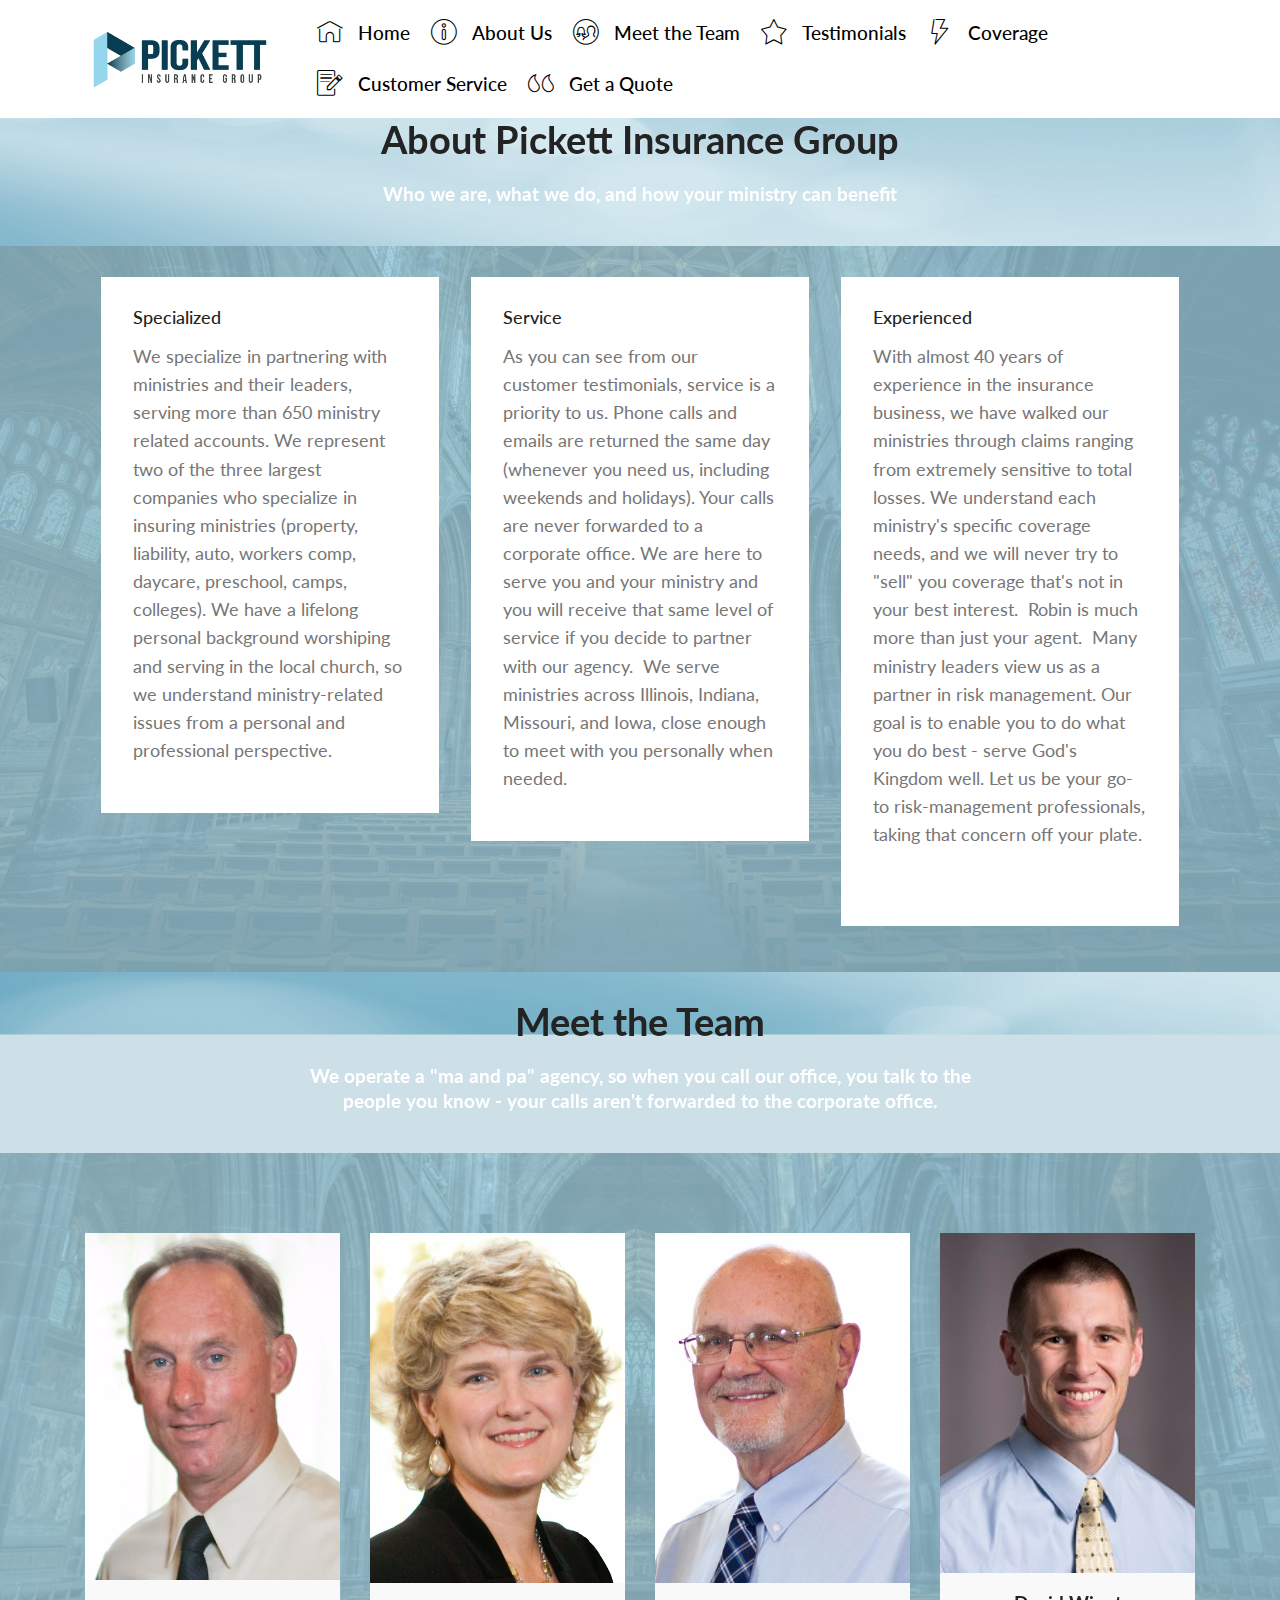
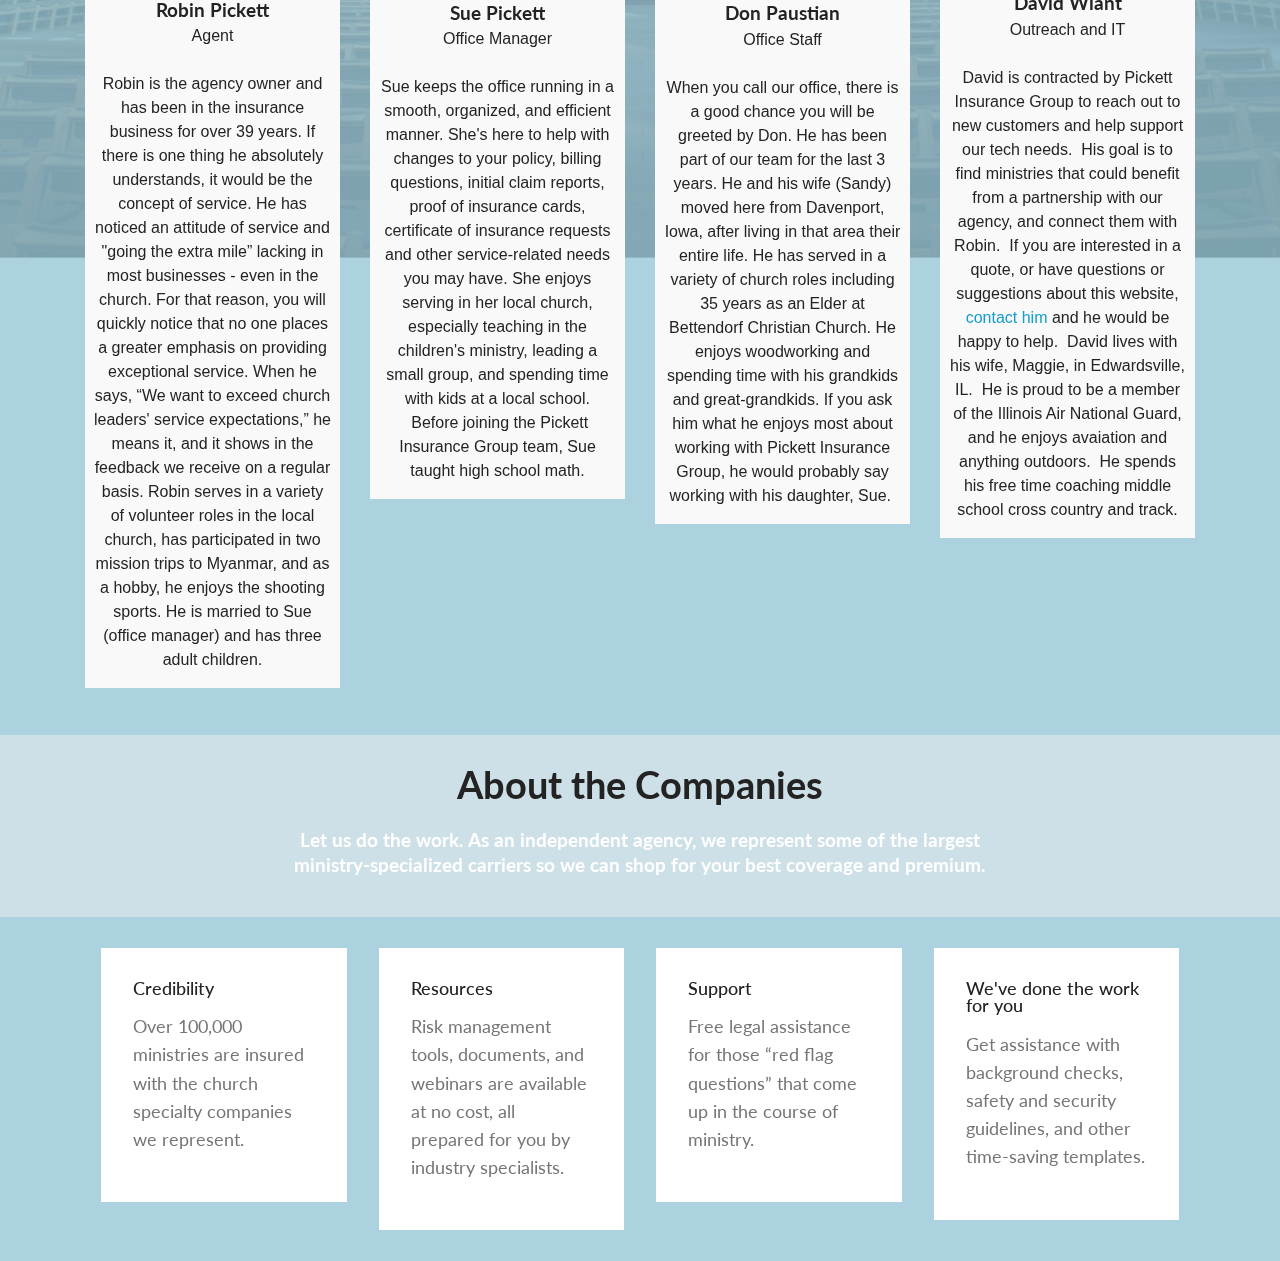
<file: AboutUs.html>
<!DOCTYPE html>
<html>
<head>
  <!-- Site made with Mobirise Website Builder v4.2.4, https://mobirise.com -->
  <meta charset="UTF-8">
  <meta http-equiv="X-UA-Compatible" content="IE=edge">
  <meta name="generator" content="Mobirise v4.2.4, mobirise.com">
  <meta name="viewport" content="width=device-width, initial-scale=1">
  <link rel="shortcut icon" href="assets/images/favicon-128x140.png" type="image/x-icon">
  <meta name="description" content="About the agengy and the team">
  <title>About Us</title>
  <link rel="stylesheet" href="assets/web/assets/mobirise-icons/mobirise-icons.css">
  <link rel="stylesheet" href="assets/tether/tether.min.css">
  <link rel="stylesheet" href="assets/bootstrap/css/bootstrap.min.css">
  <link rel="stylesheet" href="assets/bootstrap/css/bootstrap-grid.min.css">
  <link rel="stylesheet" href="assets/bootstrap/css/bootstrap-reboot.min.css">
  <link rel="stylesheet" href="assets/socicon/css/styles.css">
  <link rel="stylesheet" href="assets/dropdown/css/style.css">
  <link rel="stylesheet" href="assets/theme/css/style.css">
  <link rel="stylesheet" href="assets/mobirise/css/mbr-additional.css" type="text/css">
  
  
  
</head>
<body>
<section class="menu cid-qrgZqqJciK" once="menu" id="menu1-1i" data-rv-view="1310">

    

    <nav class="navbar navbar-dropdown align-items-center navbar-fixed-top navbar-toggleable-sm">
        <button class="navbar-toggler navbar-toggler-right" type="button" data-toggle="collapse" data-target="#navbarSupportedContent" aria-controls="navbarSupportedContent" aria-expanded="false" aria-label="Toggle navigation">
            <div class="hamburger">
                <span></span>
                <span></span>
                <span></span>
                <span></span>
            </div>
        </button>
        <div class="menu-logo">
            <div class="navbar-brand">
                <span class="navbar-logo">
                    <a href="index.html">
                         <img src="assets/images/ribbon-horizontal-376x140.png" alt="Mobirise" title="" media-simple="true" style="height: 4.6rem;">
                    </a>
                </span>
                
            </div>
        </div>
        <div class="collapse navbar-collapse" id="navbarSupportedContent">
            <ul class="navbar-nav nav-dropdown nav-right" data-app-modern-menu="true"><li class="nav-item">
                    <a class="nav-link link text-black display-5" href="index.html">
                        <span class="mbri-home mbr-iconfont mbr-iconfont-btn"></span>
                        Home</a>
                </li><li class="nav-item"><a class="nav-link link text-black display-5" href="AboutUs.html#content5-1e"><span class="mbri-info mbr-iconfont mbr-iconfont-btn"></span>&nbsp;About Us</a></li><li class="nav-item"><a class="nav-link link text-black display-5" href="AboutUs.html#content5-1j"><span class="mbri-users mbr-iconfont mbr-iconfont-btn"></span>
                        
                        Meet the Team</a></li><li class="nav-item"><a class="nav-link link text-black display-5" href="Testimonials.html"><span class="mbri-star mbr-iconfont mbr-iconfont-btn"></span>
                        
                        Testimonials</a></li><li class="nav-item"><a class="nav-link link text-black display-5" href="Coverage.html"><span class="mbri-speed mbr-iconfont mbr-iconfont-btn"></span>
                        
                        Coverage</a></li><li class="nav-item"><a class="nav-link link text-black display-5" href="Service.html"><span class="mbri-edit mbr-iconfont mbr-iconfont-btn"></span>
                        
                        Customer Service</a></li>
                <li class="nav-item">
                    <a class="nav-link link text-black display-5" href="Quote.html"><span class="mbri-quote-left mbr-iconfont mbr-iconfont-btn"></span>
                        
                        Get a Quote</a>
                </li></ul>
            
        </div>
    </nav>
</section>

<section class="engine"><a href="https://mobirise.co/o">bootstrap buttons</a></section><section class="mbr-section content5 cid-qr9ZFkmd78 mbr-parallax-background" id="content5-1e" data-rv-view="1312">

    

    <div class="mbr-overlay" style="opacity: 0.4; background-color: rgb(155, 203, 219);">
    </div>

    <div class="container">
        <div class="media-container-row">
            <div class="title col-12 col-md-8">
                <h2 class="align-center mbr-bold mbr-white pb-3 mbr-fonts-style display-2">
                    About Pickett Insurance Group</h2>
                <h3 class="mbr-section-subtitle align-center mbr-light mbr-white pb-3 mbr-fonts-style display-5"><strong>
                    Who we are, what we do, and how your ministry can benefit</strong></h3>
                
                
            </div>
        </div>
    </div>
</section>

<section class="features4 cid-qr9ZxVMntB mbr-parallax-background" id="features4-1d" data-rv-view="1315">
    
         

    <div class="mbr-overlay" style="opacity: 0.8; background-color: rgb(155, 203, 219);">
    </div>
    <div class="container">
        <div class="media-container-row">
            <div class="card p-3 col-12 col-md-6 col-lg-4">
                <div class="card-wrapper media-container-row media-container-row">
                    <div class="card-box">
                        <h4 class="card-title pb-3 mbr-fonts-style display-7">
                            Specialized</h4>
                        <p class="mbr-text mbr-fonts-style display-7">
                            We specialize in partnering with ministries and their leaders, serving more than 650 ministry related accounts.  We represent two of the three largest companies who specialize in insuring ministries (property, liability, auto, workers comp, daycare, preschool, camps, colleges).  We have a lifelong personal background worshiping and serving in the local church, so we understand ministry-related issues from a personal and professional perspective.
                        </p>
                    </div>
                </div>
            </div>

            <div class="card p-3 col-12 col-md-6 col-12 col-md-6 col-lg-4">
                <div class="card-wrapper media-container-row">
                    <div class="card-box">
                        <h4 class="card-title pb-3 mbr-fonts-style display-7">
                            Service</h4>
                        <p class="mbr-text mbr-fonts-style display-7">As you can see from our customer testimonials, service is a priority to us. Phone calls and emails are returned the same day (whenever you need us, including weekends and holidays).  Your calls are never forwarded to a corporate office. We are here to serve you and your ministry and you will receive that same level of service if you decide to partner with our agency. &nbsp;We serve ministries across Illinois, Indiana, Missouri, and Iowa, close enough to meet with you personally when needed.<br></p>
                    </div>
                </div>
            </div>

            <div class="card p-3 col-12 col-md-6 col-lg-4">
                <div class="card-wrapper media-container-row">
                    <div class="card-box">
                        <h4 class="card-title pb-3 mbr-fonts-style display-7">
                            Experienced</h4>
                        <p class="mbr-text mbr-fonts-style display-7">With almost 40 years of experience in the insurance business, we have walked our ministries through claims ranging from extremely sensitive to total losses.  We understand each ministry's specific coverage needs, and we will never try to "sell" you coverage that's not in your best interest. &nbsp;Robin is much more than just your agent. &nbsp;Many ministry leaders view us as a partner in risk management. Our goal is to enable you to do what you do best - serve God's Kingdom well. Let us be your go-to risk-management professionals, taking that concern off your plate. &nbsp;&nbsp;<br></p>
                    </div>
                </div>
            </div>

            
        </div>
    </div>
</section>

<section class="mbr-section content5 cid-qrCP5Foo6U mbr-parallax-background" id="content5-1j" data-rv-view="1318">

    

    <div class="mbr-overlay" style="opacity: 0.4; background-color: rgb(155, 203, 219);">
    </div>

    <div class="container">
        <div class="media-container-row">
            <div class="title col-12 col-md-8">
                <h2 class="align-center mbr-bold mbr-white pb-3 mbr-fonts-style display-2">
                    Meet the Team</h2>
                <h3 class="mbr-section-subtitle align-center mbr-light mbr-white pb-3 mbr-fonts-style display-5"><strong>We operate a "ma and pa" agency, so when you call our office, you talk to the people you know - your calls aren't forwarded to the corporate office.</strong></h3>
                
                
            </div>
        </div>
    </div>
</section>

<section class="features16 cid-qqZFV6cCac mbr-parallax-background" id="features16-n" data-rv-view="1321">
    
    
    <div class="mbr-overlay" style="opacity: 0.8; background-color: rgb(155, 203, 219);">
    </div>
    <div class="container align-center">
        <h2 class="pb-3 mbr-fonts-style mbr-section-title display-2"></h2>
        <h3 class="pb-5 mbr-section-subtitle mbr-fonts-style mbr-light display-5"></h3>
        <div class="row media-row">
            
        <div class="team-item col-lg-3 col-md-6">
                <div class="item-image">
                    <img src="assets/images/robin-final-815x1108.jpg" alt="" title="" media-simple="true">
                </div>
                <div class="item-caption py-3">
                    <div class="item-name px-2">
                        <p class="mbr-fonts-style display-5"><strong>
                           Robin Pickett</strong></p>
                    </div>
                    <div class="item-role px-2">
                        <p>Agent<br><br>Robin is the agency owner and has been in the insurance business for over 39 years. If there is one thing he absolutely understands, it would be the concept of service. He has noticed an attitude of service and "going the extra mile” lacking in most businesses - even in the church. For that reason, you will quickly notice that no one places a greater emphasis on providing exceptional service. When he says, “We want to exceed church leaders' service expectations,” he means it, and it shows in the feedback we receive on a regular basis. Robin serves in a variety of volunteer roles in the local church, has participated in two mission trips to Myanmar, and as a hobby, he enjoys the shooting sports. He is married to Sue (office manager) and has three adult children. </p>
                    </div>
                    
                </div>
            </div><div class="team-item col-lg-3 col-md-6">
                <div class="item-image">
                    <img src="assets/images/sue-headshot-943x1293.jpg" alt="" title="" media-simple="true">
                </div>
                <div class="item-caption py-3">
                    <div class="item-name px-2">
                        <p class="mbr-fonts-style display-5"><strong>
                           Sue Pickett</strong></p>
                    </div>
                    <div class="item-role px-2">
                        <p>Office Manager<br><br>Sue keeps the office running in a smooth, organized, and efficient manner. She's here to help with changes to your policy, billing questions, initial claim reports, proof of insurance cards, certificate of insurance requests and other service-related needs you may have. She enjoys serving in her local church, especially teaching in the children's ministry, leading a small group, and spending time with kids at a local school. &nbsp;Before joining the Pickett Insurance Group team, Sue taught high school math.</p>
                    </div>
                    
                </div>
            </div><div class="team-item col-lg-3 col-md-6">
                <div class="item-image">
                    <img src="assets/images/don-717x985.jpg" alt="" title="" media-simple="true">
                </div>
                <div class="item-caption py-3">
                    <div class="item-name px-2">
                        <p class="mbr-fonts-style display-5"><strong>
                           Don Paustian</strong></p>
                    </div>
                    <div class="item-role px-2">
                        <p>Office Staff<br><br>When you call our office, there is a good chance you will be greeted by Don. He has been part of our team for the last 3 years. He and his wife (Sandy) moved here from Davenport, Iowa, after living in that area their entire life. He has served in a variety of church roles including 35 years as an Elder at Bettendorf Christian Church. He enjoys woodworking and spending time with his grandkids and great-grandkids. If you ask him what he enjoys most about working with Pickett Insurance Group, he would probably say working with his daughter, Sue.&nbsp;</p>
                    </div>
                    
                </div>
            </div><div class="team-item col-lg-3 col-md-6">
                <div class="item-image">
                    <img src="assets/images/david-wiant-small-copy-180x240.jpg" alt="" title="" media-simple="true">
                </div>
                <div class="item-caption py-3">
                    <div class="item-name px-2">
                        <p class="mbr-fonts-style display-5"><strong>
                           David Wiant</strong></p>
                    </div>
                    <div class="item-role px-2">
                        <p>Outreach and IT<br><br>David is contracted by Pickett Insurance Group to reach out to new customers and help support our tech needs. &nbsp;His goal is to find ministries that could benefit from a partnership with our agency, and connect them with Robin. &nbsp;If you are interested in a quote, or have questions or suggestions about this website, <a href="mailto:david@pickettinsurancegroup.com">contact him</a> and he would be happy to help. &nbsp;David lives with his wife, Maggie, in Edwardsville, IL. &nbsp;He is proud to be a member of the Illinois Air National Guard, and he enjoys avaiation and anything outdoors. &nbsp;He spends his free time coaching middle school cross country and track.</p>
                    </div>
                    
                </div>
            </div></div>    
    </div>
</section>

<section class="mbr-section content5 cid-qra1D5GTVJ mbr-parallax-background" id="content5-1h" data-rv-view="1333">

    

    <div class="mbr-overlay" style="opacity: 0.4; background-color: rgb(155, 203, 219);">
    </div>

    <div class="container">
        <div class="media-container-row">
            <div class="title col-12 col-md-8">
                <h2 class="align-center mbr-bold mbr-white pb-3 mbr-fonts-style display-2">About the Companies</h2>
                <h3 class="mbr-section-subtitle align-center mbr-light mbr-white pb-3 mbr-fonts-style display-5"><strong>Let us do the work. As an independent agency, we represent some of the largest ministry-specialized carriers so we can shop for your best coverage and premium.</strong></h3>
                
                
            </div>
        </div>
    </div>
</section>

<section class="features4 cid-qra0XKVzIK mbr-parallax-background" id="features4-1g" data-rv-view="1336">
    
         

    <div class="mbr-overlay" style="opacity: 0.8; background-color: rgb(155, 203, 219);">
    </div>
    <div class="container">
        <div class="media-container-row">
            <div class="card p-3 col-12 col-md-6 col-lg-3">
                <div class="card-wrapper media-container-row media-container-row">
                    <div class="card-box">
                        <h4 class="card-title pb-3 mbr-fonts-style display-7">
                            Credibility</h4>
                        <p class="mbr-text mbr-fonts-style display-7">
                            Over 100,000 ministries are insured with the church specialty companies we represent.
                        </p>
                    </div>
                </div>
            </div>

            <div class="card p-3 col-12 col-md-6 col-12 col-md-6 col-lg-3">
                <div class="card-wrapper media-container-row">
                    <div class="card-box">
                        <h4 class="card-title pb-3 mbr-fonts-style display-7">
                            Resources</h4>
                        <p class="mbr-text mbr-fonts-style display-7">
                            Risk management tools, documents, and webinars are available at no cost, all prepared for you by industry specialists.
                        </p>
                    </div>
                </div>
            </div>

            <div class="card p-3 col-12 col-md-6 col-lg-3">
                <div class="card-wrapper media-container-row">
                    <div class="card-box">
                        <h4 class="card-title pb-3 mbr-fonts-style display-7">Support</h4>
                        <p class="mbr-text mbr-fonts-style display-7">
                            Free legal assistance for those “red flag questions” that come up in the course of ministry.
                        </p>
                    </div>
                </div>
            </div>

            <div class="card p-3 col-12 col-md-6 col-lg-3">
                <div class="card-wrapper media-container-row">
                    <div class="card-box">
                        <h4 class="card-title pb-3 mbr-fonts-style display-7">
                            We've done the work for you</h4>
                        <p class="mbr-text mbr-fonts-style display-7">
                            Get assistance with background checks, safety and security guidelines, and other time-saving templates.
                        </p>
                    </div>
                </div>
            </div>
        </div>
    </div>
</section>


  <script src="assets/web/assets/jquery/jquery.min.js"></script>
  <script src="assets/popper/popper.min.js"></script>
  <script src="assets/tether/tether.min.js"></script>
  <script src="assets/bootstrap/js/bootstrap.min.js"></script>
  <script src="assets/dropdown/js/script.min.js"></script>
  <script src="assets/touch-swipe/jquery.touch-swipe.min.js"></script>
  <script src="assets/jarallax/jarallax.min.js"></script>
  <script src="assets/smooth-scroll/smooth-scroll.js"></script>
  <script src="assets/theme/js/script.js"></script>
  
  
</body>
</html>
</file>
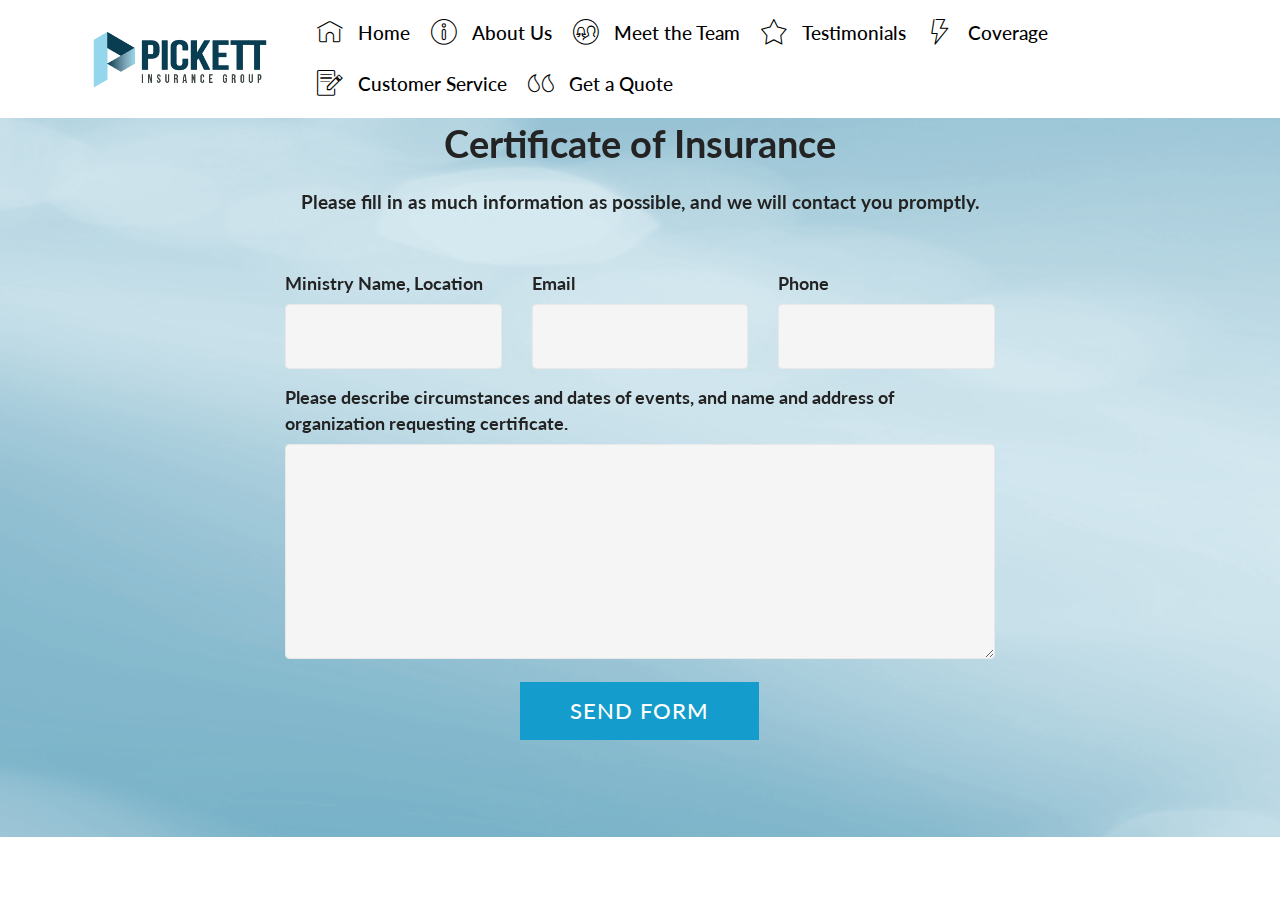
<file: Certificate.html>
<!DOCTYPE html>
<html>
<head>
  <!-- Site made with Mobirise Website Builder v4.2.4, https://mobirise.com -->
  <meta charset="UTF-8">
  <meta http-equiv="X-UA-Compatible" content="IE=edge">
  <meta name="generator" content="Mobirise v4.2.4, mobirise.com">
  <meta name="viewport" content="width=device-width, initial-scale=1">
  <link rel="shortcut icon" href="assets/images/favicon-128x140.png" type="image/x-icon">
  <meta name="description" content="Fill in the information for a certificate of insurance">
  <title>Certificate of Insurance</title>
  <link rel="stylesheet" href="assets/web/assets/mobirise-icons/mobirise-icons.css">
  <link rel="stylesheet" href="assets/tether/tether.min.css">
  <link rel="stylesheet" href="assets/bootstrap/css/bootstrap.min.css">
  <link rel="stylesheet" href="assets/bootstrap/css/bootstrap-grid.min.css">
  <link rel="stylesheet" href="assets/bootstrap/css/bootstrap-reboot.min.css">
  <link rel="stylesheet" href="assets/dropdown/css/style.css">
  <link rel="stylesheet" href="assets/theme/css/style.css">
  <link rel="stylesheet" href="assets/mobirise/css/mbr-additional.css" type="text/css">
  
  
  
</head>
<body>
<section class="menu cid-qqexBRSTHK" once="menu" id="menu1-12" data-rv-view="1366">

    

    <nav class="navbar navbar-dropdown align-items-center navbar-fixed-top navbar-toggleable-sm">
        <button class="navbar-toggler navbar-toggler-right" type="button" data-toggle="collapse" data-target="#navbarSupportedContent" aria-controls="navbarSupportedContent" aria-expanded="false" aria-label="Toggle navigation">
            <div class="hamburger">
                <span></span>
                <span></span>
                <span></span>
                <span></span>
            </div>
        </button>
        <div class="menu-logo">
            <div class="navbar-brand">
                <span class="navbar-logo">
                    <a href="index.html">
                         <img src="assets/images/ribbon-horizontal-376x140.png" alt="Mobirise" title="" media-simple="true" style="height: 4.6rem;">
                    </a>
                </span>
                
            </div>
        </div>
        <div class="collapse navbar-collapse" id="navbarSupportedContent">
            <ul class="navbar-nav nav-dropdown nav-right" data-app-modern-menu="true"><li class="nav-item">
                    <a class="nav-link link text-black display-5" href="index.html">
                        <span class="mbri-home mbr-iconfont mbr-iconfont-btn"></span>
                        Home</a>
                </li><li class="nav-item"><a class="nav-link link text-black display-5" href="AboutUs.html#content5-1e"><span class="mbri-info mbr-iconfont mbr-iconfont-btn"></span>&nbsp;About Us</a></li><li class="nav-item"><a class="nav-link link text-black display-5" href="AboutUs.html#content5-1j"><span class="mbri-users mbr-iconfont mbr-iconfont-btn"></span>
                        
                        Meet the Team</a></li><li class="nav-item"><a class="nav-link link text-black display-5" href="Testimonials.html"><span class="mbri-star mbr-iconfont mbr-iconfont-btn"></span>
                        
                        Testimonials</a></li><li class="nav-item"><a class="nav-link link text-black display-5" href="Coverage.html"><span class="mbri-speed mbr-iconfont mbr-iconfont-btn"></span>
                        
                        Coverage</a></li><li class="nav-item"><a class="nav-link link text-black display-5" href="Service.html"><span class="mbri-edit mbr-iconfont mbr-iconfont-btn"></span>
                        
                        Customer Service</a></li>
                <li class="nav-item">
                    <a class="nav-link link text-black display-5" href="Quote.html"><span class="mbri-quote-left mbr-iconfont mbr-iconfont-btn"></span>
                        
                        Get a Quote</a>
                </li></ul>
            
        </div>
    </nav>
</section>

<section class="engine"><a href="https://mobirise.co/i">how to build a website</a></section><section class="mbr-section form1 cid-qr4HfQQDuC mbr-parallax-background" id="form1-13" data-rv-view="1368">

    

    <div class="mbr-overlay" style="opacity: 0.4; background-color: rgb(155, 203, 219);">
    </div>
    <div class="container">
        <div class="media-container-column title col-12 col-lg-8 offset-lg-2">
            <h2 class="mbr-section-title align-center pb-3 mbr-fonts-style display-2"><strong>
                Certificate of Insurance</strong></h2>
            <h3 class="mbr-section-subtitle align-center mbr-light pb-3 mbr-fonts-style display-5"><strong>
                Please fill in as much information as possible, and we will contact you promptly.
            </strong></h3>
        </div>
    </div>

    <div class="container">
        <div class="media-container-column col-lg-8 offset-lg-2" data-form-type="formoid">
                <div data-form-alert="" hidden="">Thanks for contacting us!  We will get back to you promptly.</div>

                <form class="mbr-form" action="https://mobirise.com/" method="post" data-form-title="Mobirise Form"><input type="hidden" data-form-email="true" value="bOSIEDMXp2OkFC1bddRDH0Lj53xOBOy21UPTE//YbmxTRcc8MmElp84T7BHyUF+Ek6d5C72PxhNtyYM0NMydURxvvadqDPaguFzh7Fq/Xq5awl6pSFoaGzfGMYsLMwat">
                    <div class="row row-sm-offset">
                        <div class="col-md-4 multi-horizontal" data-for="name">
                            <div class="form-group">
                                <label class="form-control-label mbr-fonts-style display-7" for="name-form1-13"><strong>Ministry Name, Location</strong></label>
                                <input type="text" class="form-control" name="name" data-form-field="Name" required="" id="name-form1-13">
                            </div>
                        </div>
                        <div class="col-md-4 multi-horizontal" data-for="email">
                            <div class="form-group">
                                <label class="form-control-label mbr-fonts-style display-7" for="email-form1-13"><strong>Email</strong></label>
                                <input type="email" class="form-control" name="email" data-form-field="Email" required="" id="email-form1-13">
                            </div>
                        </div>
                        <div class="col-md-4 multi-horizontal" data-for="phone">
                            <div class="form-group">
                                <label class="form-control-label mbr-fonts-style display-7" for="phone-form1-13"><strong>Phone</strong></label>
                                <input type="tel" class="form-control" name="phone" data-form-field="Phone" id="phone-form1-13">
                            </div>
                        </div>
                    </div>
                    <div class="form-group" data-for="message">
                        <label class="form-control-label mbr-fonts-style display-7" for="message-form1-13"><strong>Please describe circumstances and dates of events, and name and address of organization requesting certificate.</strong></label>
                        <textarea type="text" class="form-control" name="message" rows="7" data-form-field="Message" id="message-form1-13"></textarea>
                    </div>

                    <span class="input-group-btn">
                        <button href="" type="submit" class="btn btn-primary btn-form display-4">SEND FORM</button>
                    </span>
                </form>
        </div>
    </div>
</section>


  <script src="assets/web/assets/jquery/jquery.min.js"></script>
  <script src="assets/popper/popper.min.js"></script>
  <script src="assets/tether/tether.min.js"></script>
  <script src="assets/bootstrap/js/bootstrap.min.js"></script>
  <script src="assets/dropdown/js/script.min.js"></script>
  <script src="assets/touch-swipe/jquery.touch-swipe.min.js"></script>
  <script src="assets/jarallax/jarallax.min.js"></script>
  <script src="assets/smooth-scroll/smooth-scroll.js"></script>
  <script src="assets/theme/js/script.js"></script>
  <script src="assets/formoid/formoid.min.js"></script>
  
  
</body>
</html>
</file>
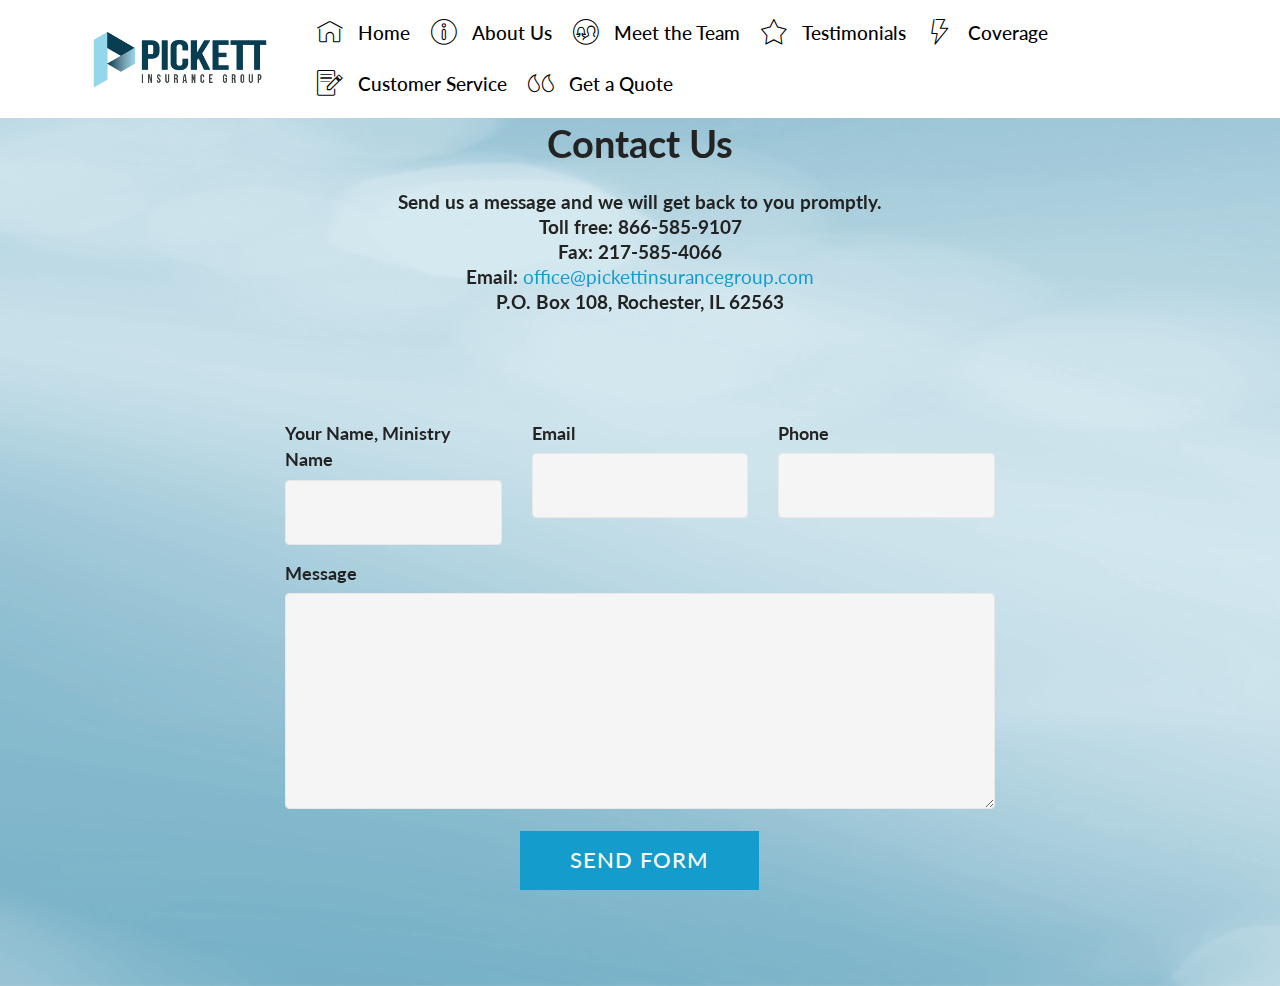
<file: Contact.html>
<!DOCTYPE html>
<html>
<head>
  <!-- Site made with Mobirise Website Builder v4.2.4, https://mobirise.com -->
  <meta charset="UTF-8">
  <meta http-equiv="X-UA-Compatible" content="IE=edge">
  <meta name="generator" content="Mobirise v4.2.4, mobirise.com">
  <meta name="viewport" content="width=device-width, initial-scale=1">
  <link rel="shortcut icon" href="assets/images/favicon-128x140.png" type="image/x-icon">
  <meta name="description" content="Send us a message">
  <title>Contact</title>
  <link rel="stylesheet" href="assets/web/assets/mobirise-icons/mobirise-icons.css">
  <link rel="stylesheet" href="assets/tether/tether.min.css">
  <link rel="stylesheet" href="assets/bootstrap/css/bootstrap.min.css">
  <link rel="stylesheet" href="assets/bootstrap/css/bootstrap-grid.min.css">
  <link rel="stylesheet" href="assets/bootstrap/css/bootstrap-reboot.min.css">
  <link rel="stylesheet" href="assets/dropdown/css/style.css">
  <link rel="stylesheet" href="assets/theme/css/style.css">
  <link rel="stylesheet" href="assets/mobirise/css/mbr-additional.css" type="text/css">
  
  
  
</head>
<body>
<section class="menu cid-qqexBRSTHK" once="menu" id="menu1-16" data-rv-view="1376">

    

    <nav class="navbar navbar-dropdown align-items-center navbar-fixed-top navbar-toggleable-sm">
        <button class="navbar-toggler navbar-toggler-right" type="button" data-toggle="collapse" data-target="#navbarSupportedContent" aria-controls="navbarSupportedContent" aria-expanded="false" aria-label="Toggle navigation">
            <div class="hamburger">
                <span></span>
                <span></span>
                <span></span>
                <span></span>
            </div>
        </button>
        <div class="menu-logo">
            <div class="navbar-brand">
                <span class="navbar-logo">
                    <a href="index.html">
                         <img src="assets/images/ribbon-horizontal-376x140.png" alt="Mobirise" title="" media-simple="true" style="height: 4.6rem;">
                    </a>
                </span>
                
            </div>
        </div>
        <div class="collapse navbar-collapse" id="navbarSupportedContent">
            <ul class="navbar-nav nav-dropdown nav-right" data-app-modern-menu="true"><li class="nav-item">
                    <a class="nav-link link text-black display-5" href="index.html">
                        <span class="mbri-home mbr-iconfont mbr-iconfont-btn"></span>
                        Home</a>
                </li><li class="nav-item"><a class="nav-link link text-black display-5" href="AboutUs.html#content5-1e"><span class="mbri-info mbr-iconfont mbr-iconfont-btn"></span>&nbsp;About Us</a></li><li class="nav-item"><a class="nav-link link text-black display-5" href="AboutUs.html#content5-1j"><span class="mbri-users mbr-iconfont mbr-iconfont-btn"></span>
                        
                        Meet the Team</a></li><li class="nav-item"><a class="nav-link link text-black display-5" href="Testimonials.html"><span class="mbri-star mbr-iconfont mbr-iconfont-btn"></span>
                        
                        Testimonials</a></li><li class="nav-item"><a class="nav-link link text-black display-5" href="Coverage.html"><span class="mbri-speed mbr-iconfont mbr-iconfont-btn"></span>
                        
                        Coverage</a></li><li class="nav-item"><a class="nav-link link text-black display-5" href="Service.html"><span class="mbri-edit mbr-iconfont mbr-iconfont-btn"></span>
                        
                        Customer Service</a></li>
                <li class="nav-item">
                    <a class="nav-link link text-black display-5" href="Quote.html"><span class="mbri-quote-left mbr-iconfont mbr-iconfont-btn"></span>
                        
                        Get a Quote</a>
                </li></ul>
            
        </div>
    </nav>
</section>

<section class="engine"><a href="https://mobirise.co/d">free web page software</a></section><section class="mbr-section form1 cid-qr9EnhEQ4G mbr-parallax-background" id="form1-18" data-rv-view="1378">

    

    <div class="mbr-overlay" style="opacity: 0.4; background-color: rgb(155, 203, 219);">
    </div>
    <div class="container">
        <div class="media-container-column title col-12 col-lg-8 offset-lg-2">
            <h2 class="mbr-section-title align-center pb-3 mbr-fonts-style display-2"><strong>
                Contact Us</strong></h2>
            <h3 class="mbr-section-subtitle align-center mbr-light pb-3 mbr-fonts-style display-5"><strong>Send us a message and we will get back to you promptly.<br>Toll free: 866-585-9107<br>Fax: 217-585-4066<br>Email: <a href="mailto:office@pickettinsurancegroup.com">office@pickettinsurancegroup.com</a><br>P.O. Box 108, Rochester, IL 62563<a href="mailto:office@pickettinsurancegroup.com"><br></a></strong><br><br></h3>
        </div>
    </div>

    <div class="container">
        <div class="media-container-column col-lg-8 offset-lg-2" data-form-type="formoid">
                <div data-form-alert="" hidden="">Thanks for contacting us!  We will get back to you promptly.</div>

                <form class="mbr-form" action="https://mobirise.com/" method="post" data-form-title="Mobirise Form"><input type="hidden" data-form-email="true" value="eOeSnEIawf+5htUEVM6Z07qw4Fetri5EEyX6ia97rM4ir1lpSQG9kG1w1AZuOSajbyzqL4JaRp6Lr06L/7SPfq+zTqA1aTYT3cB091UlXtVWRhrnHKS1pO36O1bTYmo+">
                    <div class="row row-sm-offset">
                        <div class="col-md-4 multi-horizontal" data-for="name">
                            <div class="form-group">
                                <label class="form-control-label mbr-fonts-style display-7" for="name-form1-18"><strong>Your Name, Ministry Name</strong></label>
                                <input type="text" class="form-control" name="name" data-form-field="Name" required="" id="name-form1-18">
                            </div>
                        </div>
                        <div class="col-md-4 multi-horizontal" data-for="email">
                            <div class="form-group">
                                <label class="form-control-label mbr-fonts-style display-7" for="email-form1-18"><strong>Email</strong></label>
                                <input type="email" class="form-control" name="email" data-form-field="Email" required="" id="email-form1-18">
                            </div>
                        </div>
                        <div class="col-md-4 multi-horizontal" data-for="phone">
                            <div class="form-group">
                                <label class="form-control-label mbr-fonts-style display-7" for="phone-form1-18"><strong>Phone</strong></label>
                                <input type="tel" class="form-control" name="phone" data-form-field="Phone" id="phone-form1-18">
                            </div>
                        </div>
                    </div>
                    <div class="form-group" data-for="message">
                        <label class="form-control-label mbr-fonts-style display-7" for="message-form1-18"><strong>Message</strong></label>
                        <textarea type="text" class="form-control" name="message" rows="7" data-form-field="Message" id="message-form1-18"></textarea>
                    </div>

                    <span class="input-group-btn">
                        <button href="" type="submit" class="btn btn-primary btn-form display-4">SEND FORM</button>
                    </span>
                </form>
        </div>
    </div>
</section>


  <script src="assets/web/assets/jquery/jquery.min.js"></script>
  <script src="assets/popper/popper.min.js"></script>
  <script src="assets/tether/tether.min.js"></script>
  <script src="assets/bootstrap/js/bootstrap.min.js"></script>
  <script src="assets/dropdown/js/script.min.js"></script>
  <script src="assets/touch-swipe/jquery.touch-swipe.min.js"></script>
  <script src="assets/jarallax/jarallax.min.js"></script>
  <script src="assets/smooth-scroll/smooth-scroll.js"></script>
  <script src="assets/theme/js/script.js"></script>
  <script src="assets/formoid/formoid.min.js"></script>
  
  
</body>
</html>
</file>
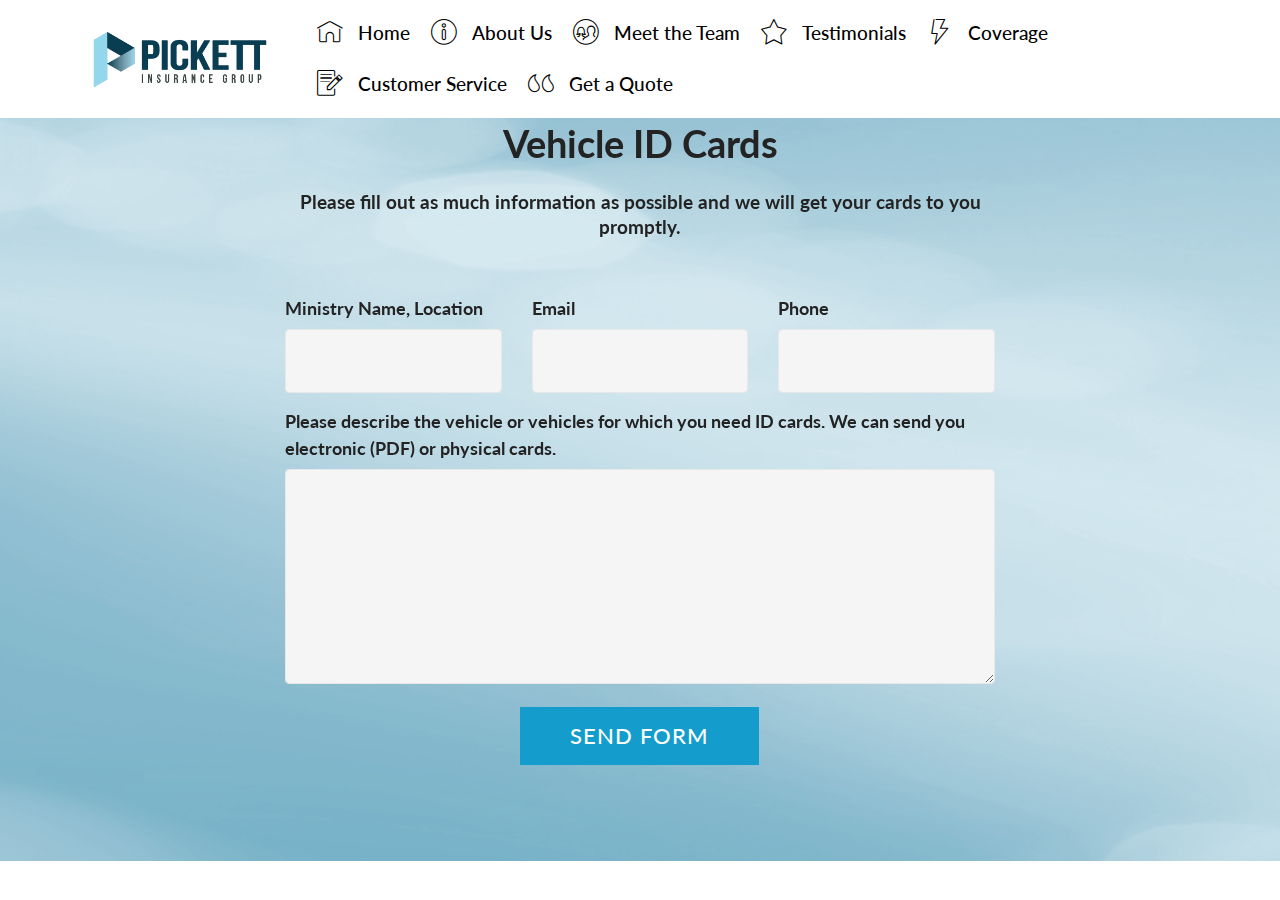
<file: ID.html>
<!DOCTYPE html>
<html>
<head>
  <!-- Site made with Mobirise Website Builder v4.2.4, https://mobirise.com -->
  <meta charset="UTF-8">
  <meta http-equiv="X-UA-Compatible" content="IE=edge">
  <meta name="generator" content="Mobirise v4.2.4, mobirise.com">
  <meta name="viewport" content="width=device-width, initial-scale=1">
  <link rel="shortcut icon" href="assets/images/favicon-128x140.png" type="image/x-icon">
  <meta name="description" content="Auto Insurance ID Cards">
  <title>ID Cards</title>
  <link rel="stylesheet" href="assets/web/assets/mobirise-icons/mobirise-icons.css">
  <link rel="stylesheet" href="assets/tether/tether.min.css">
  <link rel="stylesheet" href="assets/bootstrap/css/bootstrap.min.css">
  <link rel="stylesheet" href="assets/bootstrap/css/bootstrap-grid.min.css">
  <link rel="stylesheet" href="assets/bootstrap/css/bootstrap-reboot.min.css">
  <link rel="stylesheet" href="assets/dropdown/css/style.css">
  <link rel="stylesheet" href="assets/theme/css/style.css">
  <link rel="stylesheet" href="assets/mobirise/css/mbr-additional.css" type="text/css">
  
  
  
</head>
<body>
<section class="menu cid-qqexBRSTHK" once="menu" id="menu1-14" data-rv-view="1371">

    

    <nav class="navbar navbar-dropdown align-items-center navbar-fixed-top navbar-toggleable-sm">
        <button class="navbar-toggler navbar-toggler-right" type="button" data-toggle="collapse" data-target="#navbarSupportedContent" aria-controls="navbarSupportedContent" aria-expanded="false" aria-label="Toggle navigation">
            <div class="hamburger">
                <span></span>
                <span></span>
                <span></span>
                <span></span>
            </div>
        </button>
        <div class="menu-logo">
            <div class="navbar-brand">
                <span class="navbar-logo">
                    <a href="index.html">
                         <img src="assets/images/ribbon-horizontal-376x140.png" alt="Mobirise" title="" media-simple="true" style="height: 4.6rem;">
                    </a>
                </span>
                
            </div>
        </div>
        <div class="collapse navbar-collapse" id="navbarSupportedContent">
            <ul class="navbar-nav nav-dropdown nav-right" data-app-modern-menu="true"><li class="nav-item">
                    <a class="nav-link link text-black display-5" href="index.html">
                        <span class="mbri-home mbr-iconfont mbr-iconfont-btn"></span>
                        Home</a>
                </li><li class="nav-item"><a class="nav-link link text-black display-5" href="AboutUs.html#content5-1e"><span class="mbri-info mbr-iconfont mbr-iconfont-btn"></span>&nbsp;About Us</a></li><li class="nav-item"><a class="nav-link link text-black display-5" href="AboutUs.html#content5-1j"><span class="mbri-users mbr-iconfont mbr-iconfont-btn"></span>
                        
                        Meet the Team</a></li><li class="nav-item"><a class="nav-link link text-black display-5" href="Testimonials.html"><span class="mbri-star mbr-iconfont mbr-iconfont-btn"></span>
                        
                        Testimonials</a></li><li class="nav-item"><a class="nav-link link text-black display-5" href="Coverage.html"><span class="mbri-speed mbr-iconfont mbr-iconfont-btn"></span>
                        
                        Coverage</a></li><li class="nav-item"><a class="nav-link link text-black display-5" href="Service.html"><span class="mbri-edit mbr-iconfont mbr-iconfont-btn"></span>
                        
                        Customer Service</a></li>
                <li class="nav-item">
                    <a class="nav-link link text-black display-5" href="Quote.html"><span class="mbri-quote-left mbr-iconfont mbr-iconfont-btn"></span>
                        
                        Get a Quote</a>
                </li></ul>
            
        </div>
    </nav>
</section>

<section class="engine"><a href="https://mobirise.co/f">bootstrap builder</a></section><section class="mbr-section form1 cid-qr4JqfhnBL mbr-parallax-background" id="form1-15" data-rv-view="1373">

    

    <div class="mbr-overlay" style="opacity: 0.4; background-color: rgb(155, 203, 219);">
    </div>
    <div class="container">
        <div class="media-container-column title col-12 col-lg-8 offset-lg-2">
            <h2 class="mbr-section-title align-center pb-3 mbr-fonts-style display-2"><strong>Vehicle ID Cards</strong></h2>
            <h3 class="mbr-section-subtitle align-center mbr-light pb-3 mbr-fonts-style display-5"><strong>Please fill out as much information as possible and we will get your cards to you promptly.</strong></h3>
        </div>
    </div>

    <div class="container">
        <div class="media-container-column col-lg-8 offset-lg-2" data-form-type="formoid">
                <div data-form-alert="" hidden="">Thanks for contacting us!  We will get back to you promptly.</div>

                <form class="mbr-form" action="https://mobirise.com/" method="post" data-form-title="Mobirise Form"><input type="hidden" data-form-email="true" value="ovZAXwEagaxgggrz8RIB5OBkx8tKnzT8/ukt5nRMOrqhfN47tS+Z8XrQWkCwINxXy+5Qn+7hbuT3cnexGn259kbh9mV92XNz0trizR9hKHiqFeou9e0x/1FK/hjvdc0m">
                    <div class="row row-sm-offset">
                        <div class="col-md-4 multi-horizontal" data-for="name">
                            <div class="form-group">
                                <label class="form-control-label mbr-fonts-style display-7" for="name-form1-15"><strong>Ministry Name, Location</strong></label>
                                <input type="text" class="form-control" name="name" data-form-field="Name" required="" id="name-form1-15">
                            </div>
                        </div>
                        <div class="col-md-4 multi-horizontal" data-for="email">
                            <div class="form-group">
                                <label class="form-control-label mbr-fonts-style display-7" for="email-form1-15"><strong>Email</strong></label>
                                <input type="email" class="form-control" name="email" data-form-field="Email" required="" id="email-form1-15">
                            </div>
                        </div>
                        <div class="col-md-4 multi-horizontal" data-for="phone">
                            <div class="form-group">
                                <label class="form-control-label mbr-fonts-style display-7" for="phone-form1-15"><strong>Phone</strong></label>
                                <input type="tel" class="form-control" name="phone" data-form-field="Phone" id="phone-form1-15">
                            </div>
                        </div>
                    </div>
                    <div class="form-group" data-for="message">
                        <label class="form-control-label mbr-fonts-style display-7" for="message-form1-15"><strong>Please describe the vehicle or vehicles for which you need ID cards. We can send you electronic (PDF) or physical cards.</strong></label>
                        <textarea type="text" class="form-control" name="message" rows="7" data-form-field="Message" id="message-form1-15"></textarea>
                    </div>

                    <span class="input-group-btn">
                        <button href="" type="submit" class="btn btn-primary btn-form display-4">SEND FORM</button>
                    </span>
                </form>
        </div>
    </div>
</section>


  <script src="assets/web/assets/jquery/jquery.min.js"></script>
  <script src="assets/popper/popper.min.js"></script>
  <script src="assets/tether/tether.min.js"></script>
  <script src="assets/bootstrap/js/bootstrap.min.js"></script>
  <script src="assets/dropdown/js/script.min.js"></script>
  <script src="assets/touch-swipe/jquery.touch-swipe.min.js"></script>
  <script src="assets/jarallax/jarallax.min.js"></script>
  <script src="assets/smooth-scroll/smooth-scroll.js"></script>
  <script src="assets/theme/js/script.js"></script>
  <script src="assets/formoid/formoid.min.js"></script>
  
  
</body>
</html>
</file>
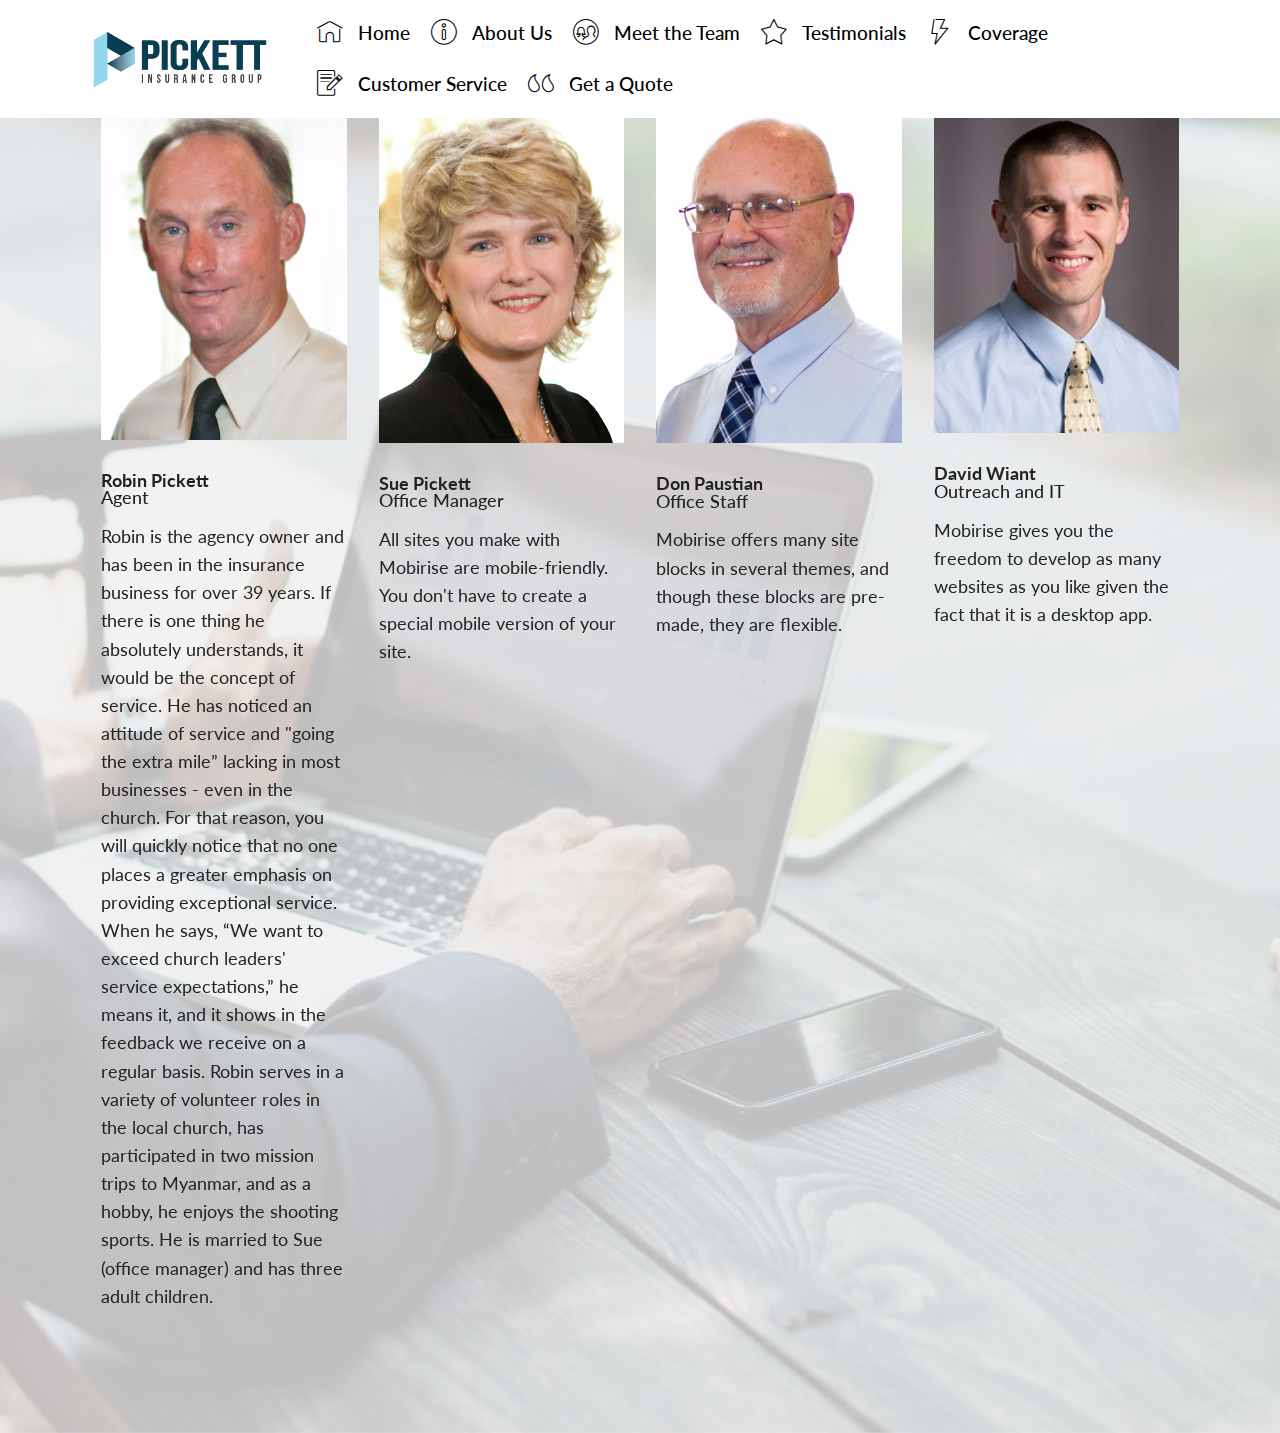
<file: page9.html>
<!DOCTYPE html>
<html>
<head>
  <!-- Site made with Mobirise Website Builder v4.2.4, https://mobirise.com -->
  <meta charset="UTF-8">
  <meta http-equiv="X-UA-Compatible" content="IE=edge">
  <meta name="generator" content="Mobirise v4.2.4, mobirise.com">
  <meta name="viewport" content="width=device-width, initial-scale=1">
  <link rel="shortcut icon" href="assets/images/favicon-128x140.png" type="image/x-icon">
  <meta name="description" content="Web Site Maker Description">
  <title>Meet the Team</title>
  <link rel="stylesheet" href="assets/web/assets/mobirise-icons/mobirise-icons.css">
  <link rel="stylesheet" href="assets/tether/tether.min.css">
  <link rel="stylesheet" href="assets/bootstrap/css/bootstrap.min.css">
  <link rel="stylesheet" href="assets/bootstrap/css/bootstrap-grid.min.css">
  <link rel="stylesheet" href="assets/bootstrap/css/bootstrap-reboot.min.css">
  <link rel="stylesheet" href="assets/dropdown/css/style.css">
  <link rel="stylesheet" href="assets/theme/css/style.css">
  <link rel="stylesheet" href="assets/mobirise/css/mbr-additional.css" type="text/css">
  
  
  
</head>
<body>
<section class="menu cid-qrgZqqJciK" once="menu" id="menu1-1u" data-rv-view="1389">

    

    <nav class="navbar navbar-dropdown align-items-center navbar-fixed-top navbar-toggleable-sm">
        <button class="navbar-toggler navbar-toggler-right" type="button" data-toggle="collapse" data-target="#navbarSupportedContent" aria-controls="navbarSupportedContent" aria-expanded="false" aria-label="Toggle navigation">
            <div class="hamburger">
                <span></span>
                <span></span>
                <span></span>
                <span></span>
            </div>
        </button>
        <div class="menu-logo">
            <div class="navbar-brand">
                <span class="navbar-logo">
                    <a href="index.html">
                         <img src="assets/images/ribbon-horizontal-376x140.png" alt="Mobirise" title="" media-simple="true" style="height: 4.6rem;">
                    </a>
                </span>
                
            </div>
        </div>
        <div class="collapse navbar-collapse" id="navbarSupportedContent">
            <ul class="navbar-nav nav-dropdown nav-right" data-app-modern-menu="true"><li class="nav-item">
                    <a class="nav-link link text-black display-5" href="index.html">
                        <span class="mbri-home mbr-iconfont mbr-iconfont-btn"></span>
                        Home</a>
                </li><li class="nav-item"><a class="nav-link link text-black display-5" href="AboutUs.html#content5-1e"><span class="mbri-info mbr-iconfont mbr-iconfont-btn"></span>&nbsp;About Us</a></li><li class="nav-item"><a class="nav-link link text-black display-5" href="AboutUs.html#content5-1j"><span class="mbri-users mbr-iconfont mbr-iconfont-btn"></span>
                        
                        Meet the Team</a></li><li class="nav-item"><a class="nav-link link text-black display-5" href="Testimonials.html"><span class="mbri-star mbr-iconfont mbr-iconfont-btn"></span>
                        
                        Testimonials</a></li><li class="nav-item"><a class="nav-link link text-black display-5" href="Coverage.html"><span class="mbri-speed mbr-iconfont mbr-iconfont-btn"></span>
                        
                        Coverage</a></li><li class="nav-item"><a class="nav-link link text-black display-5" href="Service.html"><span class="mbri-edit mbr-iconfont mbr-iconfont-btn"></span>
                        
                        Customer Service</a></li>
                <li class="nav-item">
                    <a class="nav-link link text-black display-5" href="Quote.html"><span class="mbri-quote-left mbr-iconfont mbr-iconfont-btn"></span>
                        
                        Get a Quote</a>
                </li></ul>
            
        </div>
    </nav>
</section>

<section class="engine"><a href="https://mobirise.co/o">bootstrap button</a></section><section class="features2 cid-qvBI7MbhxQ mbr-parallax-background" id="features2-1z" data-rv-view="1391">

    

    <div class="mbr-overlay" style="opacity: 0.8; background-color: rgb(239, 239, 239);">
    </div>
    
    <div class="container">
        <div class="media-container-row">
            <div class="card p-3 col-12 col-md-6 col-lg-3">
                <div class="card-wrapper">
                    <div class="card-img">
                        <img src="assets/images/robin-final-815x1108.jpg" alt="Mobirise" title="" media-simple="true">
                    </div>
                    <div class="card-box">
                        <h4 class="card-title pb-3 mbr-fonts-style display-7"><strong>
                            Robin Pickett</strong><br>Agent</h4>
                        <p class="mbr-text mbr-fonts-style display-7">
                            Robin is the agency owner and has been in the insurance business for over 39 years. If there is one thing he absolutely understands, it would be the concept of service. He has noticed an attitude of service and "going the extra mile” lacking in most businesses - even in the church. For that reason, you will quickly notice that no one places a greater emphasis on providing exceptional service. When he says, “We want to exceed church leaders' service expectations,” he means it, and it shows in the feedback we receive on a regular basis. Robin serves in a variety of volunteer roles in the local church, has participated in two mission trips to Myanmar, and as a hobby, he enjoys the shooting sports. He is married to Sue (office manager) and has three adult children.&nbsp;</p>
                    </div>
                </div>
            </div>

            <div class="card p-3 col-12 col-md-6 col-lg-3">
                <div class="card-wrapper">
                    <div class="card-img">
                        <img src="assets/images/sue-headshot-943x1293.jpg" alt="Mobirise" title="" media-simple="true">
                    </div>
                    <div class="card-box ">
                        <h4 class="card-title pb-3 mbr-fonts-style display-7"><strong>
                            Sue Pickett</strong><br>Office Manager</h4>
                        <p class="mbr-text mbr-fonts-style display-7">
                            All sites you make with Mobirise are mobile-friendly. You don't have to create a special mobile version of your site.</p>
                    </div>
                </div>
            </div>

            <div class="card p-3 col-12 col-md-6 col-lg-3">
                <div class="card-wrapper">
                    <div class="card-img">
                        <img src="assets/images/don-717x985.jpg" alt="Mobirise" title="" media-simple="true">
                    </div>
                    <div class="card-box">
                        <h4 class="card-title pb-3 mbr-fonts-style display-7"><strong>
                            Don Paustian</strong><br>Office Staff</h4>
                        <p class="mbr-text mbr-fonts-style display-7">
                            Mobirise offers many site blocks in several themes, and though these blocks are pre-made, they are flexible.</p>
                    </div>
                </div>
            </div>

            <div class="card p-3 col-12 col-md-6 col-lg-3">
                <div class="card-wrapper">
                    <div class="card-img">
                        <img src="assets/images/david-wiant-small-copy-180x240.jpg" alt="Mobirise" title="" media-simple="true">
                    </div>
                    <div class="card-box">
                        <h4 class="card-title pb-3 mbr-fonts-style display-7"><strong>David Wiant</strong><br>Outreach and IT</h4>
                        <p class="mbr-text mbr-fonts-style display-7">
                            Mobirise gives you the freedom to develop as many websites as you like given the fact that it is a desktop app.&nbsp;</p>
                    </div>
                </div>
            </div>
        </div>
    </div>
</section>


  <script src="assets/web/assets/jquery/jquery.min.js"></script>
  <script src="assets/popper/popper.min.js"></script>
  <script src="assets/tether/tether.min.js"></script>
  <script src="assets/bootstrap/js/bootstrap.min.js"></script>
  <script src="assets/smooth-scroll/smooth-scroll.js"></script>
  <script src="assets/dropdown/js/script.min.js"></script>
  <script src="assets/touch-swipe/jquery.touch-swipe.min.js"></script>
  <script src="assets/jarallax/jarallax.min.js"></script>
  <script src="assets/theme/js/script.js"></script>
  
  
</body>
</html>
</file>
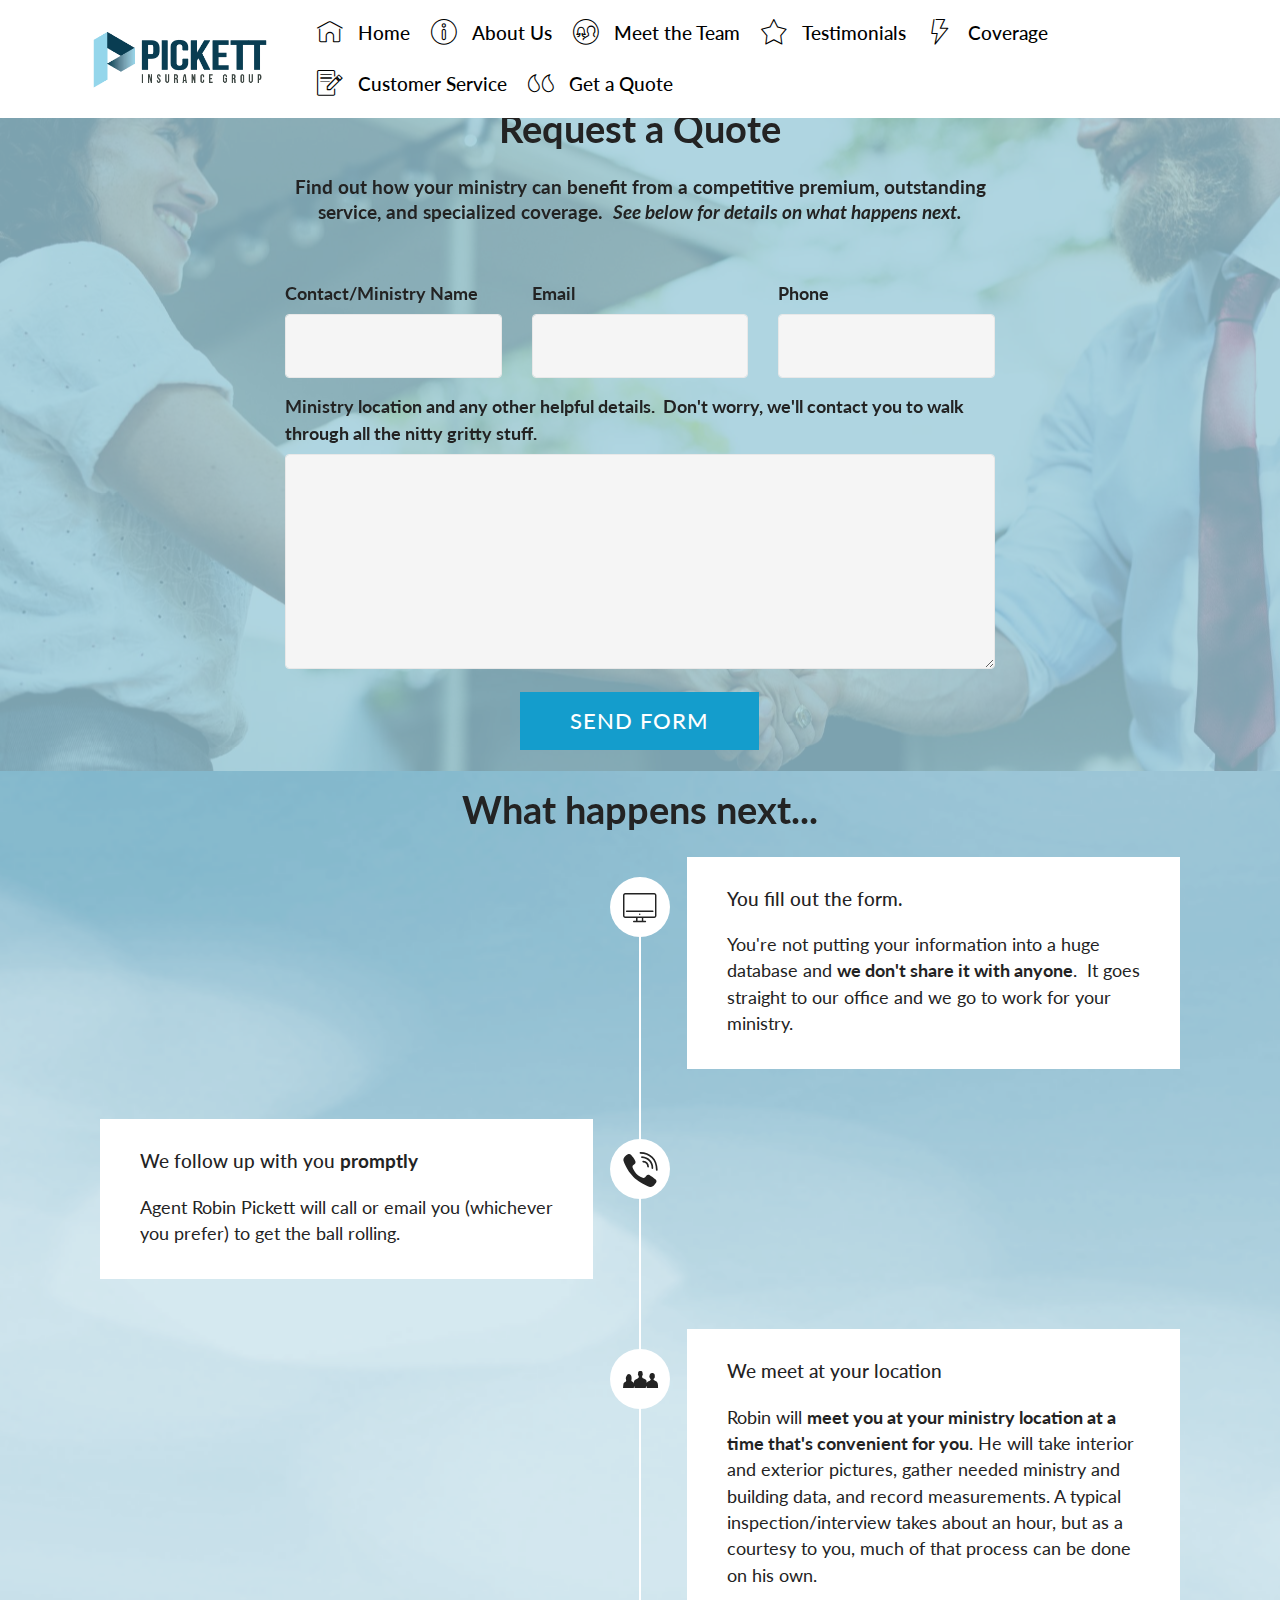
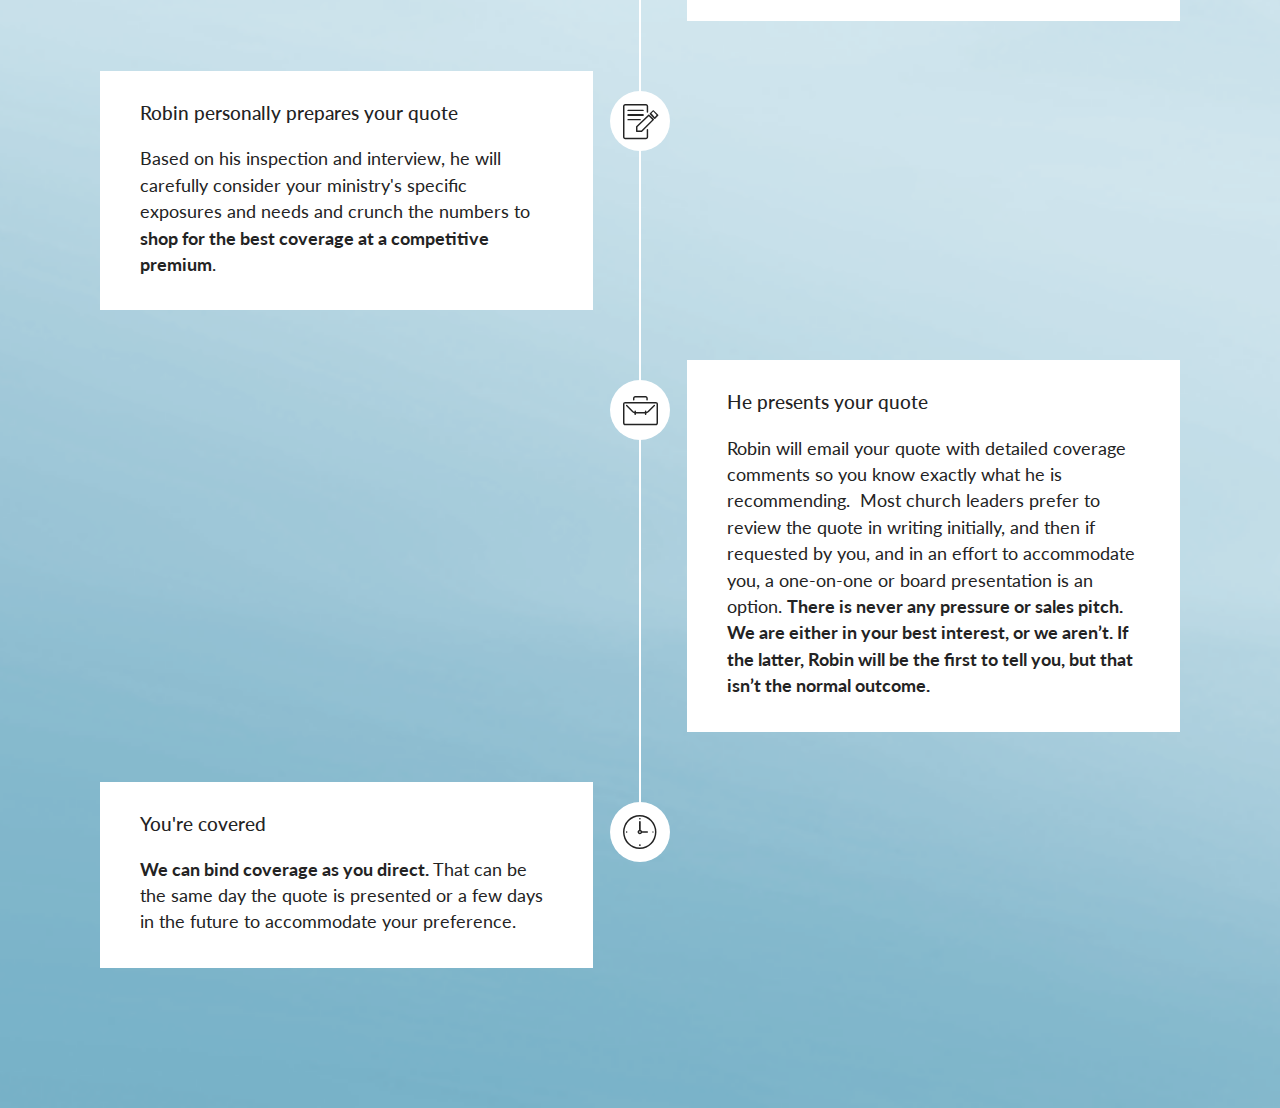
<file: Quote.html>
<!DOCTYPE html>
<html>
<head>
  <!-- Site made with Mobirise Website Builder v4.2.4, https://mobirise.com -->
  <meta charset="UTF-8">
  <meta http-equiv="X-UA-Compatible" content="IE=edge">
  <meta name="generator" content="Mobirise v4.2.4, mobirise.com">
  <meta name="viewport" content="width=device-width, initial-scale=1">
  <link rel="shortcut icon" href="assets/images/favicon-128x140.png" type="image/x-icon">
  <meta name="description" content="Request a quote">
  <title>Quote</title>
  <link rel="stylesheet" href="assets/web/assets/mobirise-icons/mobirise-icons.css">
  <link rel="stylesheet" href="assets/tether/tether.min.css">
  <link rel="stylesheet" href="assets/bootstrap/css/bootstrap.min.css">
  <link rel="stylesheet" href="assets/bootstrap/css/bootstrap-grid.min.css">
  <link rel="stylesheet" href="assets/bootstrap/css/bootstrap-reboot.min.css">
  <link rel="stylesheet" href="assets/socicon/css/styles.css">
  <link rel="stylesheet" href="assets/dropdown/css/style.css">
  <link rel="stylesheet" href="assets/theme/css/style.css">
  <link rel="stylesheet" href="assets/mobirise/css/mbr-additional.css" type="text/css">
  
  
  
</head>
<body>
<section class="menu cid-qqexBRSTHK" once="menu" id="menu1-19" data-rv-view="1381">

    

    <nav class="navbar navbar-dropdown align-items-center navbar-fixed-top navbar-toggleable-sm">
        <button class="navbar-toggler navbar-toggler-right" type="button" data-toggle="collapse" data-target="#navbarSupportedContent" aria-controls="navbarSupportedContent" aria-expanded="false" aria-label="Toggle navigation">
            <div class="hamburger">
                <span></span>
                <span></span>
                <span></span>
                <span></span>
            </div>
        </button>
        <div class="menu-logo">
            <div class="navbar-brand">
                <span class="navbar-logo">
                    <a href="index.html">
                         <img src="assets/images/ribbon-horizontal-376x140.png" alt="Mobirise" title="" media-simple="true" style="height: 4.6rem;">
                    </a>
                </span>
                
            </div>
        </div>
        <div class="collapse navbar-collapse" id="navbarSupportedContent">
            <ul class="navbar-nav nav-dropdown nav-right" data-app-modern-menu="true"><li class="nav-item">
                    <a class="nav-link link text-black display-5" href="index.html">
                        <span class="mbri-home mbr-iconfont mbr-iconfont-btn"></span>
                        Home</a>
                </li><li class="nav-item"><a class="nav-link link text-black display-5" href="AboutUs.html#content5-1e"><span class="mbri-info mbr-iconfont mbr-iconfont-btn"></span>&nbsp;About Us</a></li><li class="nav-item"><a class="nav-link link text-black display-5" href="AboutUs.html#content5-1j"><span class="mbri-users mbr-iconfont mbr-iconfont-btn"></span>
                        
                        Meet the Team</a></li><li class="nav-item"><a class="nav-link link text-black display-5" href="Testimonials.html"><span class="mbri-star mbr-iconfont mbr-iconfont-btn"></span>
                        
                        Testimonials</a></li><li class="nav-item"><a class="nav-link link text-black display-5" href="Coverage.html"><span class="mbri-speed mbr-iconfont mbr-iconfont-btn"></span>
                        
                        Coverage</a></li><li class="nav-item"><a class="nav-link link text-black display-5" href="Service.html"><span class="mbri-edit mbr-iconfont mbr-iconfont-btn"></span>
                        
                        Customer Service</a></li>
                <li class="nav-item">
                    <a class="nav-link link text-black display-5" href="Quote.html"><span class="mbri-quote-left mbr-iconfont mbr-iconfont-btn"></span>
                        
                        Get a Quote</a>
                </li></ul>
            
        </div>
    </nav>
</section>

<section class="engine"><a href="https://mobirise.co/f">free bootstrap builder</a></section><section class="mbr-section form1 cid-qr9PTpXwYe mbr-parallax-background" id="form1-1a" data-rv-view="1383">

    

    <div class="mbr-overlay" style="opacity: 0.8; background-color: rgb(155, 203, 219);">
    </div>
    <div class="container">
        <div class="media-container-column title col-12 col-lg-8 offset-lg-2">
            <h2 class="mbr-section-title align-center pb-3 mbr-fonts-style display-2"><strong>
                Request a Quote</strong></h2>
            <h3 class="mbr-section-subtitle align-center mbr-light pb-3 mbr-fonts-style display-5"><strong>Find out how your ministry can benefit from a competitive premium, outstanding service, and specialized coverage.</strong> &nbsp;<strong><em>See below for details on what happens next.</em></strong></h3>
        </div>
    </div>

    <div class="container">
        <div class="media-container-column col-lg-8 offset-lg-2" data-form-type="formoid">
                <div data-form-alert="" hidden="">Thank you for your interest.  Robin will follow up with you promptly.</div>

                <form class="mbr-form" action="https://mobirise.com/" method="post" data-form-title="Mobirise Form"><input type="hidden" data-form-email="true" value="JoybvwAf+EH2Lu3yL/YkGVWf7MjjKzJlPmm95BqrKFHQpp0tdiXM4OAQNs3B3hFacEssoRjYUjbQi9OI7z5TUogtutPh+10AeFWK3GZcGdq1XJjoGEmhpFI4vxps0WuE">
                    <div class="row row-sm-offset">
                        <div class="col-md-4 multi-horizontal" data-for="name">
                            <div class="form-group">
                                <label class="form-control-label mbr-fonts-style display-7" for="name-form1-1a"><strong>Contact/Ministry Name</strong></label>
                                <input type="text" class="form-control" name="name" data-form-field="Name" required="" id="name-form1-1a">
                            </div>
                        </div>
                        <div class="col-md-4 multi-horizontal" data-for="email">
                            <div class="form-group">
                                <label class="form-control-label mbr-fonts-style display-7" for="email-form1-1a"><strong>Email</strong></label>
                                <input type="email" class="form-control" name="email" data-form-field="Email" required="" id="email-form1-1a">
                            </div>
                        </div>
                        <div class="col-md-4 multi-horizontal" data-for="phone">
                            <div class="form-group">
                                <label class="form-control-label mbr-fonts-style display-7" for="phone-form1-1a"><strong>Phone</strong></label>
                                <input type="tel" class="form-control" name="phone" data-form-field="Phone" id="phone-form1-1a">
                            </div>
                        </div>
                    </div>
                    <div class="form-group" data-for="message">
                        <label class="form-control-label mbr-fonts-style display-7" for="message-form1-1a"><strong>Ministry location and any other helpful details. &nbsp;Don't worry, we'll contact you to walk through all the nitty gritty stuff.</strong></label>
                        <textarea type="text" class="form-control" name="message" rows="7" data-form-field="Message" id="message-form1-1a"></textarea>
                    </div>

                    <span class="input-group-btn">
                        <button href="" type="submit" class="btn btn-primary btn-form display-4">SEND FORM</button>
                    </span>
                </form>
        </div>
    </div>
</section>

<section class="timeline2 cid-qr9RpuVDEj" id="timeline2-1b" data-rv-view="1386">

    

    <div class="mbr-overlay" style="opacity: 0.4; background-color: rgb(155, 203, 219);">
    </div>

    <div class="container align-center">
        <h2 class="mbr-section-title pb-3 mbr-fonts-style display-2"><strong>
            What happens next</strong><strong>...</strong></h2>
        

        <div class="container timelines-container" mbri-timelines="">
            <div class="row timeline-element reverse separline">      
                <span class="iconsBackground">
                    <span class="mbr-iconfont mbri-desktop" media-simple="true"></span>
                </span>          
                <div class="col-xs-12 col-md-6 align-left">
                    <div class="timeline-text-content">
                        <h4 class="mbr-timeline-title pb-3 mbr-fonts-style display-5">
                            You fill out the form.</h4>
                        <p class="mbr-timeline-text mbr-fonts-style display-7">
                            You're not putting your information into a huge database and <strong>we don't share it with anyone</strong>. &nbsp;It goes straight to our office and we go to work for your ministry.</p>
                     </div>
                </div>
            </div>

            <div class="row timeline-element  separline">
                <span class="iconsBackground">
                    <span class="mbr-iconfont socicon-viber socicon" media-simple="true"></span>
                </span>
                <div class="col-xs-12 col-md-6 align-left ">
                    <div class="timeline-text-content">
                        <h4 class="mbr-timeline-title pb-3 mbr-fonts-style display-5">
                            We follow up with you <strong>promptly</strong></h4>
                        <p class="mbr-timeline-text mbr-fonts-style display-7">Agent Robin Pickett will call or email you (whichever you prefer) to get the ball rolling. &nbsp;</p>
                    </div>
                </div>
            </div> 

            <div class="row timeline-element reverse separline">
                <span class="iconsBackground">
                    <span class="mbr-iconfont socicon-stayfriends socicon" media-simple="true"></span>
                </span>
                <div class="col-xs-12 col-md-6 align-left">
                    <div class="timeline-text-content">
                        <h4 class="mbr-timeline-title pb-3 mbr-fonts-style display-5">We meet at your location</h4>      
                        <p class="mbr-timeline-text mbr-fonts-style display-7">
                            Robin will <strong>meet you at your ministry location at a time that's convenient for you</strong>.  He will take interior and exterior pictures, gather needed ministry and building data, and record measurements. A typical inspection/interview takes about an hour, but as a courtesy to you, much of that process can be done on his own. </p>
                    </div>
                </div>
            </div>

            <div class="row timeline-element  separline">
                <span class="iconsBackground">
                    <span class="mbr-iconfont mbri-edit" media-simple="true"></span>
                </span>
                <div class="col-xs-12 col-md-6 align-left ">
                    <div class="timeline-text-content">
                        <h4 class="mbr-timeline-title pb-3 mbr-fonts-style display-5">Robin personally prepares your quote</h4>
                        <p class="mbr-timeline-text mbr-fonts-style display-7">Based on his inspection and interview, he will carefully consider your ministry's specific exposures and needs and crunch the numbers to <strong>shop for the best coverage at a competitive premium</strong>. &nbsp;</p>
                    </div>
                </div>
            </div>

            <div class="row timeline-element reverse separline">
                <span class="iconsBackground">
                    <span class="mbr-iconfont mbri-briefcase" media-simple="true"></span>
                </span>
                <div class="col-xs-12 col-md-6 align-left">
                    <div class="timeline-text-content">
                        <h4 class="mbr-timeline-title pb-3 mbr-fonts-style display-5">He presents your quote</h4>
                        <p class="mbr-timeline-text mbr-fonts-style display-7">
                            Robin will email your quote with detailed coverage comments so you know exactly what he is recommending. &nbsp;Most church leaders prefer to review the quote in writing initially, and then if requested by you, and in an effort to accommodate you, a one-on-one or board presentation is an option. <strong>There is never any pressure or sales pitch. We are either in your best interest, or we aren’t. If the latter, Robin will be the first to tell you, but that isn’t the normal outcome.</strong></p>
                    </div>
                </div>
            </div>

            <div class="row timeline-element">
                <span class="iconsBackground">
                    <span class="mbr-iconfont mbri-clock" media-simple="true"></span>
                </span>
                <div class="col-xs-12 col-md-6 align-left ">
                    <div class="timeline-text-content">
                        <h4 class="mbr-timeline-title pb-3 mbr-fonts-style display-5">You're covered</h4>
                        <p class="mbr-timeline-text mbr-fonts-style display-7"><strong>
                            We can bind coverage as you direct.</strong>  That can be the same day the quote is presented or a few days in the future to accommodate your preference.</p>
                    </div>
                </div>
            </div>

            

            

            

            

            

            
        </div>
    </div>
</section>


  <script src="assets/web/assets/jquery/jquery.min.js"></script>
  <script src="assets/popper/popper.min.js"></script>
  <script src="assets/tether/tether.min.js"></script>
  <script src="assets/bootstrap/js/bootstrap.min.js"></script>
  <script src="assets/smooth-scroll/smooth-scroll.js"></script>
  <script src="assets/touch-swipe/jquery.touch-swipe.min.js"></script>
  <script src="assets/jarallax/jarallax.min.js"></script>
  <script src="assets/dropdown/js/script.min.js"></script>
  <script src="assets/theme/js/script.js"></script>
  <script src="assets/formoid/formoid.min.js"></script>
  
  
</body>
</html>
</file>
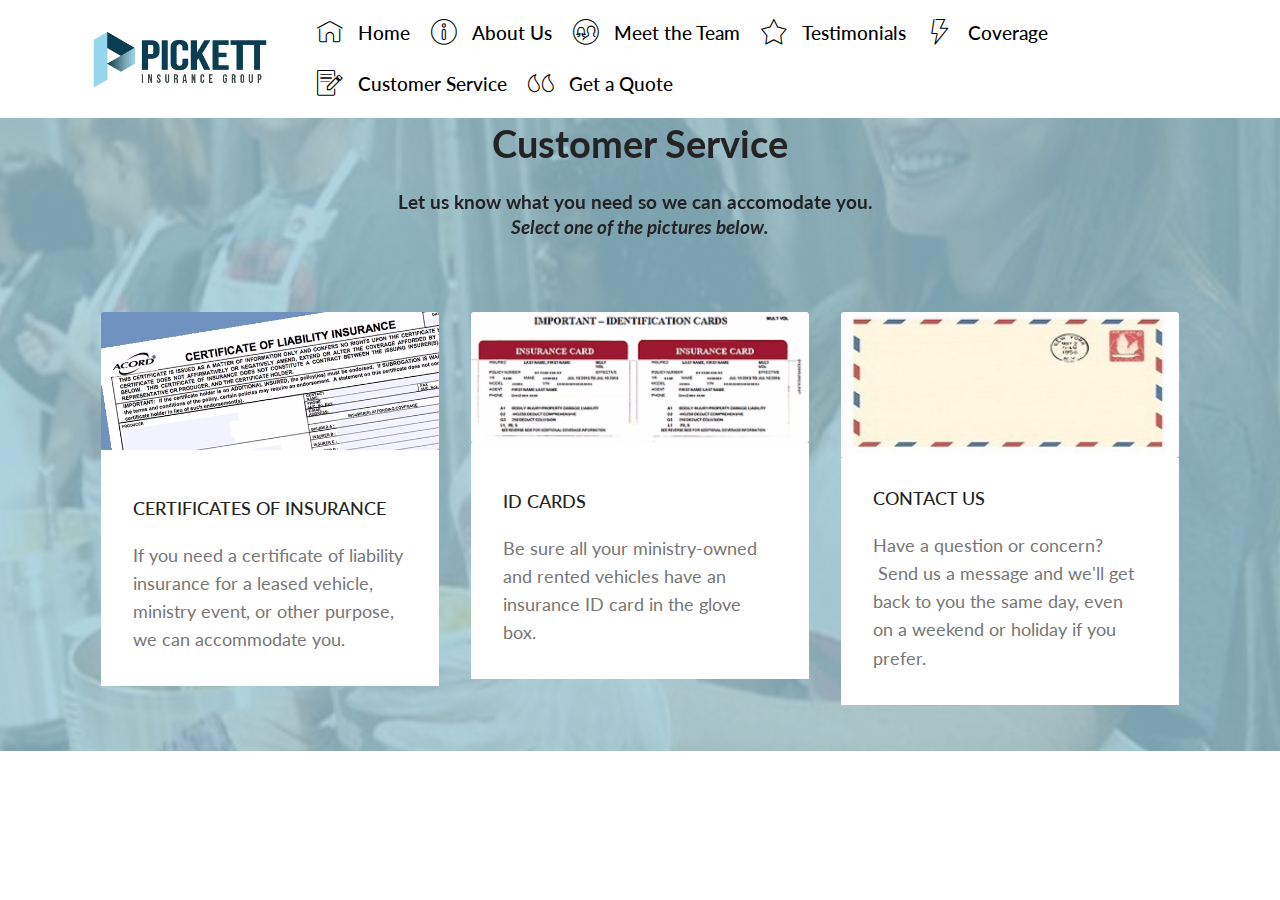
<file: Service.html>
<!DOCTYPE html>
<html>
<head>
  <!-- Site made with Mobirise Website Builder v4.2.4, https://mobirise.com -->
  <meta charset="UTF-8">
  <meta http-equiv="X-UA-Compatible" content="IE=edge">
  <meta name="generator" content="Mobirise v4.2.4, mobirise.com">
  <meta name="viewport" content="width=device-width, initial-scale=1">
  <link rel="shortcut icon" href="assets/images/favicon-128x140.png" type="image/x-icon">
  <meta name="description" content="Request a Certificate of Insurance or ID card">
  <title>Customer Service</title>
  <link rel="stylesheet" href="assets/web/assets/mobirise-icons/mobirise-icons.css">
  <link rel="stylesheet" href="assets/tether/tether.min.css">
  <link rel="stylesheet" href="assets/bootstrap/css/bootstrap.min.css">
  <link rel="stylesheet" href="assets/bootstrap/css/bootstrap-grid.min.css">
  <link rel="stylesheet" href="assets/bootstrap/css/bootstrap-reboot.min.css">
  <link rel="stylesheet" href="assets/dropdown/css/style.css">
  <link rel="stylesheet" href="assets/theme/css/style.css">
  <link rel="stylesheet" href="assets/mobirise/css/mbr-additional.css" type="text/css">
  
  
  
</head>
<body>
<section class="menu cid-qqexBRSTHK" once="menu" id="menu1-z" data-rv-view="1361">

    

    <nav class="navbar navbar-dropdown align-items-center navbar-fixed-top navbar-toggleable-sm">
        <button class="navbar-toggler navbar-toggler-right" type="button" data-toggle="collapse" data-target="#navbarSupportedContent" aria-controls="navbarSupportedContent" aria-expanded="false" aria-label="Toggle navigation">
            <div class="hamburger">
                <span></span>
                <span></span>
                <span></span>
                <span></span>
            </div>
        </button>
        <div class="menu-logo">
            <div class="navbar-brand">
                <span class="navbar-logo">
                    <a href="index.html">
                         <img src="assets/images/ribbon-horizontal-376x140.png" alt="Mobirise" title="" media-simple="true" style="height: 4.6rem;">
                    </a>
                </span>
                
            </div>
        </div>
        <div class="collapse navbar-collapse" id="navbarSupportedContent">
            <ul class="navbar-nav nav-dropdown nav-right" data-app-modern-menu="true"><li class="nav-item">
                    <a class="nav-link link text-black display-5" href="index.html">
                        <span class="mbri-home mbr-iconfont mbr-iconfont-btn"></span>
                        Home</a>
                </li><li class="nav-item"><a class="nav-link link text-black display-5" href="AboutUs.html#content5-1e"><span class="mbri-info mbr-iconfont mbr-iconfont-btn"></span>&nbsp;About Us</a></li><li class="nav-item"><a class="nav-link link text-black display-5" href="AboutUs.html#content5-1j"><span class="mbri-users mbr-iconfont mbr-iconfont-btn"></span>
                        
                        Meet the Team</a></li><li class="nav-item"><a class="nav-link link text-black display-5" href="Testimonials.html"><span class="mbri-star mbr-iconfont mbr-iconfont-btn"></span>
                        
                        Testimonials</a></li><li class="nav-item"><a class="nav-link link text-black display-5" href="Coverage.html"><span class="mbri-speed mbr-iconfont mbr-iconfont-btn"></span>
                        
                        Coverage</a></li><li class="nav-item"><a class="nav-link link text-black display-5" href="Service.html"><span class="mbri-edit mbr-iconfont mbr-iconfont-btn"></span>
                        
                        Customer Service</a></li>
                <li class="nav-item">
                    <a class="nav-link link text-black display-5" href="Quote.html"><span class="mbri-quote-left mbr-iconfont mbr-iconfont-btn"></span>
                        
                        Get a Quote</a>
                </li></ul>
            
        </div>
    </nav>
</section>

<section class="engine"><a href="https://mobirise.co">Mobirise</a></section><section class="features18 popup-btn-cards cid-qr4Ahb6ICD mbr-parallax-background" id="features18-11" data-rv-view="1363">

    

    <div class="mbr-overlay" style="opacity: 0.8; background-color: rgb(155, 203, 219);">
    </div>
    <div class="container">
        <h2 class="mbr-section-title pb-3 align-center mbr-fonts-style display-2"><strong>
            Customer Service</strong></h2>
        <h3 class="mbr-section-subtitle display-5 align-center mbr-fonts-style mbr-light"><strong>
            Let us know what you need so we can accomodate you. &nbsp;</strong><br><strong><em>Select one of the pictures below.</em></strong></h3>
        <div class="media-container-row pt-5">
            <div class="card p-3 col-12 col-md-6 col-lg-4">
                <div class="card-wrapper ">
                    <div class="card-img">
                        <div class="mbr-overlay"></div>
                        <div class="mbr-section-btn text-center"><a href="Certificate.html" class="btn btn-primary display-4">Select</a></div>
                        <img src="assets/images/acord-1-630x258.jpg" alt="Mobirise" title="" media-simple="true">
                    </div>
                    <div class="card-box">
                        <h4 class="card-title mbr-fonts-style display-7"><br>CERTIFICATES OF INSURANCE</h4>
                        <p class="mbr-text mbr-fonts-style align-left display-7">
                            If you need a certificate of liability insurance for a leased vehicle, ministry event, or other purpose, we can accommodate you.</p>
                    </div>
                </div>
            </div>
            <div class="card p-3 col-12 col-md-6 col-lg-4">
                <div class="card-wrapper">
                    <div class="card-img">
                        <div class="mbr-overlay"></div>
                        <div class="mbr-section-btn text-center">
                            <a href="ID.html" class="btn btn-primary display-4">
                                Select</a>
                        </div>
                        <img src="assets/images/insurance-cards-700x272.jpg" alt="Mobirise" title="" media-simple="true">
                    </div>
                    <div class="card-box">
                        <h4 class="card-title mbr-fonts-style display-7"><br>ID CARDS</h4>
                        <p class="mbr-text mbr-fonts-style display-7">Be sure all your ministry-owned and rented vehicles have an insurance ID card in the glove box.</p>
                    </div>
                </div>
            </div>

            <div class="card p-3 col-12 col-md-6 col-lg-4">
                <div class="card-wrapper">
                    <div class="card-img">
                        <div class="mbr-overlay"></div>
                        <div class="mbr-section-btn text-center">
                            <a href="Contact.html" class="btn btn-primary display-4">
                                Select</a>
                        </div>
                        <img src="assets/images/letter-300x130.jpg" alt="Mobirise" title="" media-simple="true">
                    </div>
                    <div class="card-box">
                        <h4 class="card-title mbr-fonts-style display-7">
                            CONTACT US</h4>
                        <p class="mbr-text mbr-fonts-style display-7">Have a question or concern? &nbsp;Send us a message and we'll get back to you the same day, even on a weekend or holiday if you prefer. &nbsp;</p>
                    </div>
                </div>
            </div>

            
        </div>
    </div>
</section>


  <script src="assets/web/assets/jquery/jquery.min.js"></script>
  <script src="assets/popper/popper.min.js"></script>
  <script src="assets/tether/tether.min.js"></script>
  <script src="assets/bootstrap/js/bootstrap.min.js"></script>
  <script src="assets/smooth-scroll/smooth-scroll.js"></script>
  <script src="assets/dropdown/js/script.min.js"></script>
  <script src="assets/touch-swipe/jquery.touch-swipe.min.js"></script>
  <script src="assets/jarallax/jarallax.min.js"></script>
  <script src="assets/theme/js/script.js"></script>
  
  
</body>
</html>
</file>
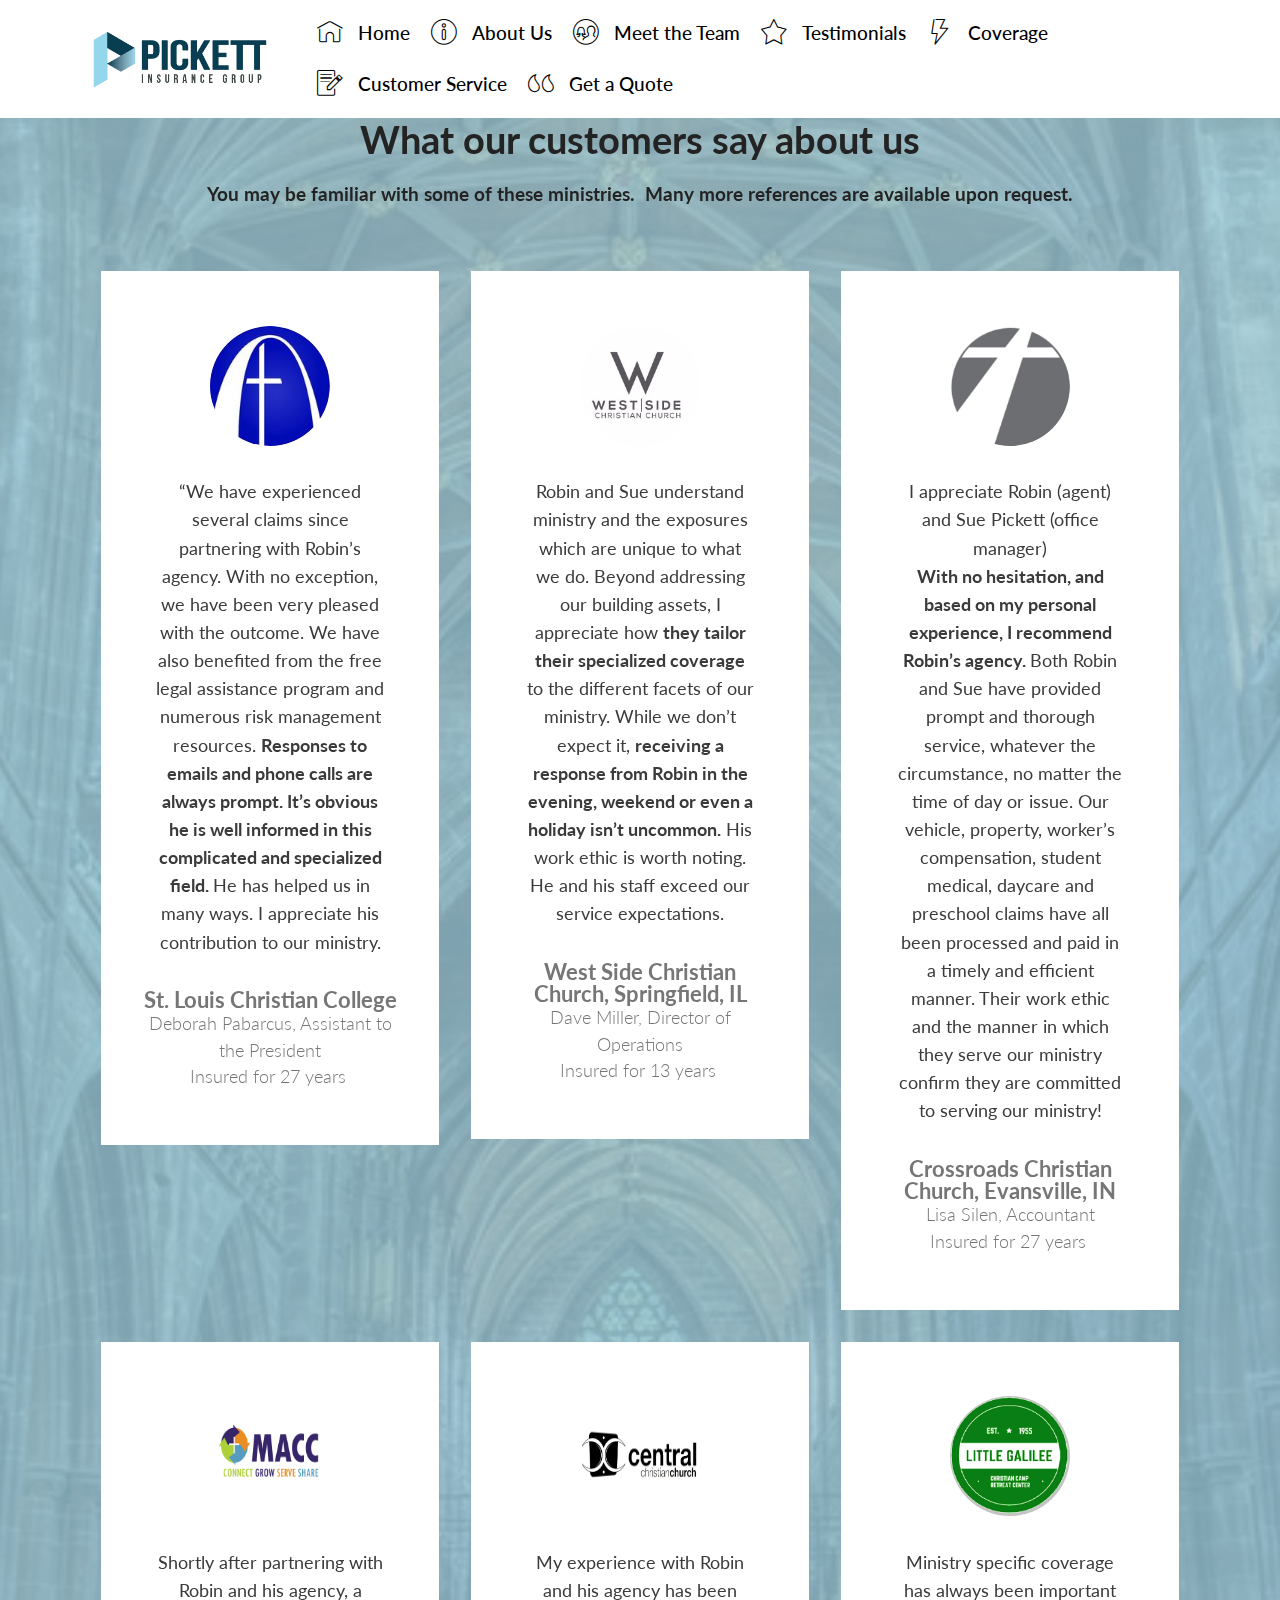
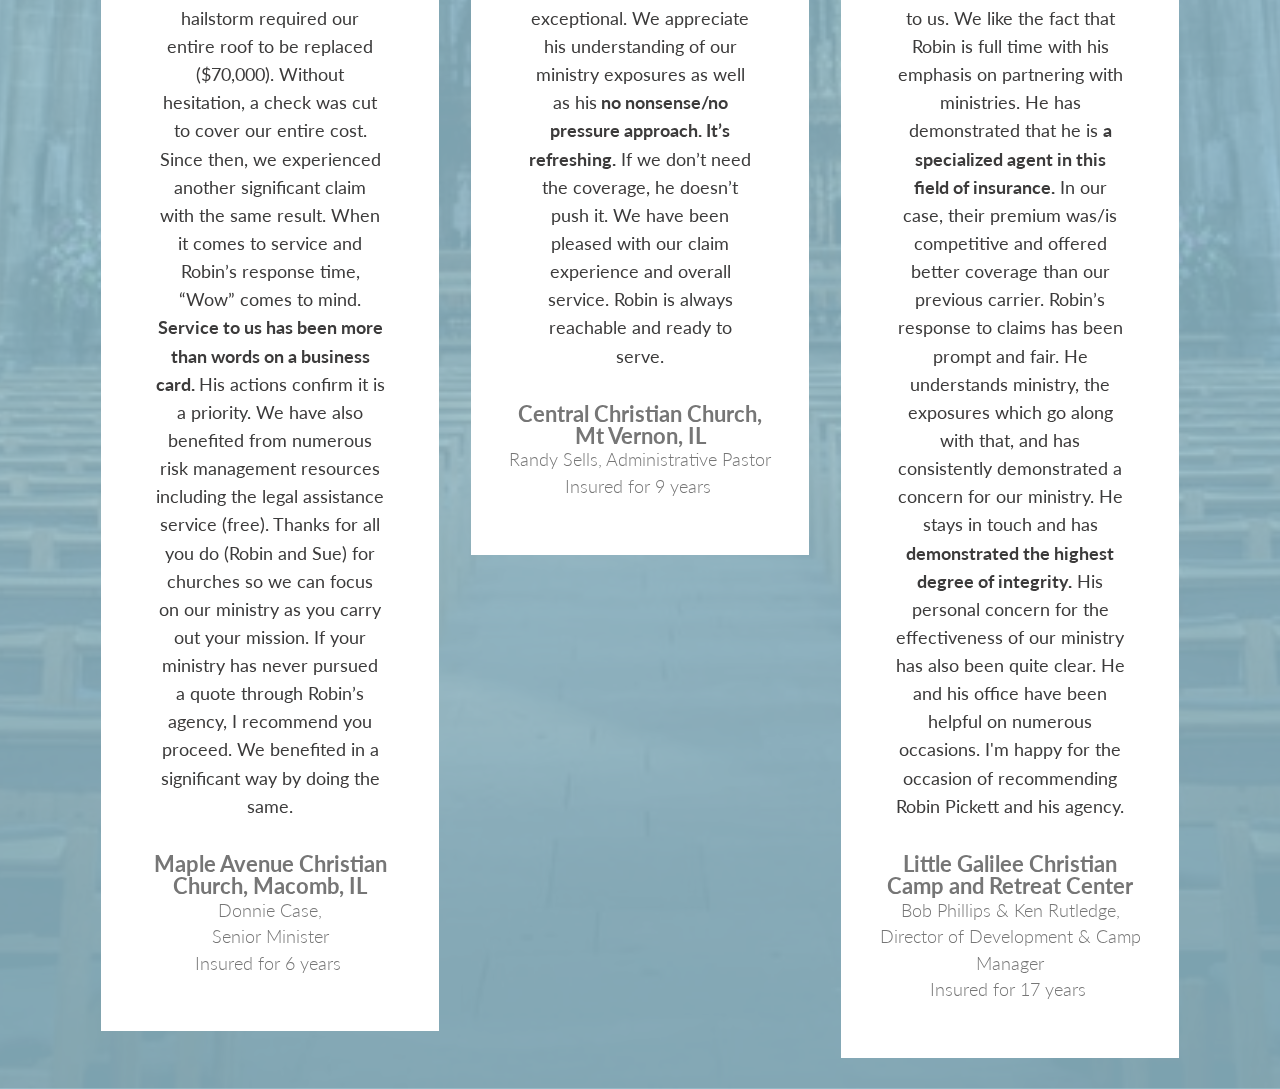
<file: Testimonials.html>
<!DOCTYPE html>
<html>
<head>
  <!-- Site made with Mobirise Website Builder v4.2.4, https://mobirise.com -->
  <meta charset="UTF-8">
  <meta http-equiv="X-UA-Compatible" content="IE=edge">
  <meta name="generator" content="Mobirise v4.2.4, mobirise.com">
  <meta name="viewport" content="width=device-width, initial-scale=1">
  <link rel="shortcut icon" href="assets/images/favicon-128x140.png" type="image/x-icon">
  <meta name="description" content="Read what our customers have to say">
  <title>Testimonials</title>
  <link rel="stylesheet" href="assets/web/assets/mobirise-icons/mobirise-icons.css">
  <link rel="stylesheet" href="assets/tether/tether.min.css">
  <link rel="stylesheet" href="assets/bootstrap/css/bootstrap.min.css">
  <link rel="stylesheet" href="assets/bootstrap/css/bootstrap-grid.min.css">
  <link rel="stylesheet" href="assets/bootstrap/css/bootstrap-reboot.min.css">
  <link rel="stylesheet" href="assets/dropdown/css/style.css">
  <link rel="stylesheet" href="assets/theme/css/style.css">
  <link rel="stylesheet" href="assets/mobirise/css/mbr-additional.css" type="text/css">
  
  
  
</head>
<body>
<section class="menu cid-qqexBRSTHK" once="menu" id="menu1-o" data-rv-view="1339">

    

    <nav class="navbar navbar-dropdown align-items-center navbar-fixed-top navbar-toggleable-sm">
        <button class="navbar-toggler navbar-toggler-right" type="button" data-toggle="collapse" data-target="#navbarSupportedContent" aria-controls="navbarSupportedContent" aria-expanded="false" aria-label="Toggle navigation">
            <div class="hamburger">
                <span></span>
                <span></span>
                <span></span>
                <span></span>
            </div>
        </button>
        <div class="menu-logo">
            <div class="navbar-brand">
                <span class="navbar-logo">
                    <a href="index.html">
                         <img src="assets/images/ribbon-horizontal-376x140.png" alt="Mobirise" title="" media-simple="true" style="height: 4.6rem;">
                    </a>
                </span>
                
            </div>
        </div>
        <div class="collapse navbar-collapse" id="navbarSupportedContent">
            <ul class="navbar-nav nav-dropdown nav-right" data-app-modern-menu="true"><li class="nav-item">
                    <a class="nav-link link text-black display-5" href="index.html">
                        <span class="mbri-home mbr-iconfont mbr-iconfont-btn"></span>
                        Home</a>
                </li><li class="nav-item"><a class="nav-link link text-black display-5" href="AboutUs.html#content5-1e"><span class="mbri-info mbr-iconfont mbr-iconfont-btn"></span>&nbsp;About Us</a></li><li class="nav-item"><a class="nav-link link text-black display-5" href="AboutUs.html#content5-1j"><span class="mbri-users mbr-iconfont mbr-iconfont-btn"></span>
                        
                        Meet the Team</a></li><li class="nav-item"><a class="nav-link link text-black display-5" href="Testimonials.html"><span class="mbri-star mbr-iconfont mbr-iconfont-btn"></span>
                        
                        Testimonials</a></li><li class="nav-item"><a class="nav-link link text-black display-5" href="Coverage.html"><span class="mbri-speed mbr-iconfont mbr-iconfont-btn"></span>
                        
                        Coverage</a></li><li class="nav-item"><a class="nav-link link text-black display-5" href="Service.html"><span class="mbri-edit mbr-iconfont mbr-iconfont-btn"></span>
                        
                        Customer Service</a></li>
                <li class="nav-item">
                    <a class="nav-link link text-black display-5" href="Quote.html"><span class="mbri-quote-left mbr-iconfont mbr-iconfont-btn"></span>
                        
                        Get a Quote</a>
                </li></ul>
            
        </div>
    </nav>
</section>

<section class="engine"><a href="https://mobirise.co/k">bootstrap templates</a></section><section class="testimonials1 cid-qqZMz2VCyx mbr-parallax-background" id="testimonials1-p" data-rv-view="1341">

    

    <div class="mbr-overlay" style="opacity: 0.8; background-color: rgb(155, 203, 219);">
    </div>
    <div class="container">
        <div class="media-container-row">
            <div class="title col-12 align-center">
                <h2 class="pb-3 mbr-fonts-style display-2"><strong>
                    What our customers say about us</strong></h2>
                <h3 class="mbr-section-subtitle mbr-light pb-3 mbr-fonts-style display-5"><strong>
                    You may be familiar with some of these ministries. &nbsp;Many more references are available upon request.</strong></h3>
            </div>
        </div>
    </div>

    <div class="container pt-3 mt-2">
        <div class="media-container-row">
            <div class="mbr-testimonial p-3 align-center col-12 col-md-6 col-lg-4">
                <div class="panel-item p-3">
                    <div class="card-block">
                        <div class="testimonial-photo">
                            <img src="assets/images/stlcc-160x160.jpg" alt="" title="" media-simple="true">
                        </div>
                        <p class="mbr-text mbr-fonts-style display-7">
                           “We have experienced several claims since partnering with Robin’s agency. With no exception, we have been very pleased with the outcome. We have also benefited from the free legal assistance program and numerous risk management resources. <strong>Responses to emails and phone calls are always prompt. It’s obvious he is well informed in this complicated and specialized field. </strong> He has helped us in many ways. I appreciate his contribution to our ministry.
                        </p>
                    </div>
                    <div class="card-footer">
                        <div class="mbr-author-name mbr-bold mbr-fonts-style display-4">
                             St. Louis Christian College</div>
                        <small class="mbr-author-desc mbr-italic mbr-light mbr-fonts-style display-7">Deborah Pabarcus, Assistant to the President
<br>Insured for 27 years&nbsp;<br></small>
                    </div>
                </div>
            </div>

            <div class="mbr-testimonial p-3 align-center col-12 col-md-6 col-lg-4">
                <div class="panel-item p-3">
                    <div class="card-block">
                        <div class="testimonial-photo">
                            <img src="assets/images/wscc-372x376.jpg" alt="" title="" media-simple="true">
                        </div>
                        <p class="mbr-text mbr-fonts-style display-7">
                           Robin and Sue understand ministry and the exposures which are unique to what we do. Beyond addressing our building assets, I appreciate how <strong>they tailor their specialized coverage</strong> to the different facets of our ministry. While we don’t expect it, <strong>receiving a response from Robin in the evening, weekend or even a holiday isn’t uncommon.</strong> His work ethic is worth noting. He and his staff exceed our service expectations.
                        </p>
                    </div>
                    <div class="card-footer">
                        <div class="mbr-author-name mbr-bold mbr-fonts-style display-4">West Side Christian Church, Springfield, IL</div>
                        <small class="mbr-author-desc mbr-italic mbr-light mbr-fonts-style display-7">Dave Miller, Director of Operations
<br>Insured for 13 years&nbsp;<br></small>
                    </div>
                </div>
            </div>

            <div class="mbr-testimonial p-3 align-center col-12 col-md-6 col-lg-4">
                <div class="panel-item p-3">
                    <div class="card-block">
                        <div class="testimonial-photo">
                            <img src="assets/images/crossroads-170x170.png" alt="" title="" media-simple="true">
                        </div>
                        <p class="mbr-text mbr-fonts-style display-7">I appreciate Robin (agent) and Sue Pickett (office manager)
<br><strong>With no hesitation, and based on my personal experience, I recommend Robin’s agency.&nbsp;</strong>Both Robin and Sue have provided prompt and thorough service, whatever the circumstance, no matter the time of day or issue.  Our vehicle, property, worker’s compensation, student medical, daycare and preschool claims have all been processed and paid in a timely and efficient manner. Their work ethic and the manner in which they serve our ministry confirm they are committed to serving our ministry!</p>
                    </div>
                    <div class="card-footer">
                        <div class="mbr-author-name mbr-bold mbr-fonts-style display-4">Crossroads Christian Church, Evansville, IN</div>
                        <small class="mbr-author-desc mbr-italic mbr-light mbr-fonts-style display-7">Lisa Silen, Accountant
<br>Insured for 27 years&nbsp;<br></small>
                    </div>
                </div>
            </div>

            <div class="mbr-testimonial p-3 align-center col-12 col-md-6 col-lg-4">
                <div class="panel-item p-3">
                    <div class="card-block">
                        <div class="testimonial-photo">
                            <img src="assets/images/macc-352x270.png" alt="" title="" media-simple="true">
                        </div>
                        <p class="mbr-text mbr-fonts-style display-7">
                           Shortly after partnering with Robin and his agency, a hailstorm required our entire roof to be replaced ($70,000). Without hesitation, a check was cut to cover our entire cost. Since then, we experienced another significant claim with the same result. When it comes to service and Robin’s response time, “Wow” comes to mind. <strong>Service to us has been more than words on a business card. </strong>His actions confirm it is a priority. We have also benefited from numerous risk management resources including the legal assistance service (free). Thanks for all you do (Robin and Sue) for churches so we can focus on our ministry as you carry out your mission.  If your ministry has never pursued a quote through Robin’s agency, I recommend you proceed. We benefited in a significant way by doing the same.
                        </p>
                    </div>
                    <div class="card-footer">
                        <div class="mbr-author-name mbr-bold mbr-fonts-style display-4">Maple Avenue Christian Church, Macomb, IL</div>
                        <small class="mbr-author-desc mbr-italic mbr-light mbr-fonts-style display-7">Donnie Case,
<br>Senior Minister
<br>Insured for 6 years&nbsp;<br></small>
                    </div>
                </div>
            </div>

            <div class="mbr-testimonial p-3 align-center col-12 col-md-6 col-lg-4">
                <div class="panel-item p-3">
                    <div class="card-block">
                        <div class="testimonial-photo">
                            <img src="assets/images/ccc-789x512.png" alt="" title="" media-simple="true">
                        </div>
                        <p class="mbr-text mbr-fonts-style display-7">
                           My experience with Robin and his agency has been exceptional. We appreciate his understanding of our ministry exposures as well as his<strong> no nonsense/no pressure approach. It’s refreshing.</strong> If we don’t need the coverage, he doesn’t push it. We have been pleased with our claim experience and overall service. Robin is always reachable and ready to serve.
                        </p>
                    </div>
                    <div class="card-footer">
                        <div class="mbr-author-name mbr-bold mbr-fonts-style display-4">Central Christian Church, Mt Vernon, IL
</div>
                        <small class="mbr-author-desc mbr-italic mbr-light mbr-fonts-style display-7">Randy Sells, Administrative Pastor
<br>Insured for 9 years&nbsp;<br></small>
                    </div>
                </div>
            </div>

            <div class="mbr-testimonial p-3 align-center col-12 col-md-6 col-lg-4">
                <div class="panel-item p-3">
                    <div class="card-block">
                        <div class="testimonial-photo">
                            <img src="assets/images/ccc-380x350.png" alt="" title="" media-simple="true">
                        </div>
                        <p class="mbr-text mbr-fonts-style display-7">
                           Ministry specific coverage has always been important to us. We like the fact that Robin is full time with his emphasis on partnering with ministries. He has demonstrated that he is <strong>a specialized agent in this field of insurance.</strong> In our case, their premium was/is competitive and offered better coverage than our previous carrier.  Robin’s response to claims has been prompt and fair. He understands ministry, the exposures which go along with that, and has consistently demonstrated a concern for our ministry.  He stays in touch and has<strong> demonstrated the highest degree of integrity.</strong>  His personal concern for the effectiveness of our ministry has also been quite clear. He and his office have been helpful on numerous occasions. I'm happy for the occasion of recommending Robin Pickett and his agency.
                    </p></div>
                    <div class="card-footer">
                        <div class="mbr-author-name mbr-bold mbr-fonts-style display-4">Little Galilee Christian Camp and Retreat Center</div>
                        <small class="mbr-author-desc mbr-italic mbr-light mbr-fonts-style display-7">Bob Phillips &amp; Ken Rutledge, Director of Development &amp; Camp Manager
<br>Insured for 17 years&nbsp;<br></small>
                    </div>
                </div>
            </div>
        </div>
    </div>   
</section>


  <script src="assets/web/assets/jquery/jquery.min.js"></script>
  <script src="assets/popper/popper.min.js"></script>
  <script src="assets/tether/tether.min.js"></script>
  <script src="assets/bootstrap/js/bootstrap.min.js"></script>
  <script src="assets/smooth-scroll/smooth-scroll.js"></script>
  <script src="assets/dropdown/js/script.min.js"></script>
  <script src="assets/touch-swipe/jquery.touch-swipe.min.js"></script>
  <script src="assets/jarallax/jarallax.min.js"></script>
  <script src="assets/theme/js/script.js"></script>
  
  
</body>
</html>
</file>
<file: assets/web/assets/mobirise-icons/mobirise-icons.css>
@font-face {
  font-family: 'MobiriseIcons';
  src:  url('mobirise-icons.eot?spat4u');
  src:  url('mobirise-icons.eot?spat4u#iefix') format('embedded-opentype'),
    url('mobirise-icons.ttf?spat4u') format('truetype'),
    url('mobirise-icons.woff?spat4u') format('woff'),
    url('mobirise-icons.svg?spat4u#MobiriseIcons') format('svg');
  font-weight: normal;
  font-style: normal;
}

[class^="mbri-"], [class*=" mbri-"] {
  /* use !important to prevent issues with browser extensions that change fonts */
  font-family: MobiriseIcons !important;
  speak: none;
  font-style: normal;
  font-weight: normal;
  font-variant: normal;
  text-transform: none;
  line-height: 1;

  /* Better Font Rendering =========== */
  -webkit-font-smoothing: antialiased;
  -moz-osx-font-smoothing: grayscale;
}

.mbri-add-submenu:before {
  content: "\e900";
}
.mbri-alert:before {
  content: "\e901";
}
.mbri-align-center:before {
  content: "\e902";
}
.mbri-align-justify:before {
  content: "\e903";
}
.mbri-align-left:before {
  content: "\e904";
}
.mbri-align-right:before {
  content: "\e905";
}
.mbri-android:before {
  content: "\e906";
}
.mbri-apple:before {
  content: "\e907";
}
.mbri-arrow-down:before {
  content: "\e908";
}
.mbri-arrow-next:before {
  content: "\e909";
}
.mbri-arrow-prev:before {
  content: "\e90a";
}
.mbri-arrow-up:before {
  content: "\e90b";
}
.mbri-bold:before {
  content: "\e90c";
}
.mbri-bookmark:before {
  content: "\e90d";
}
.mbri-bootstrap:before {
  content: "\e90e";
}
.mbri-briefcase:before {
  content: "\e90f";
}
.mbri-browse:before {
  content: "\e910";
}
.mbri-bulleted-list:before {
  content: "\e911";
}
.mbri-calendar:before {
  content: "\e912";
}
.mbri-camera:before {
  content: "\e913";
}
.mbri-cart-add:before {
  content: "\e914";
}
.mbri-cart-full:before {
  content: "\e915";
}
.mbri-cash:before {
  content: "\e916";
}
.mbri-change-style:before {
  content: "\e917";
}
.mbri-chat:before {
  content: "\e918";
}
.mbri-clock:before {
  content: "\e919";
}
.mbri-close:before {
  content: "\e91a";
}
.mbri-cloud:before {
  content: "\e91b";
}
.mbri-code:before {
  content: "\e91c";
}
.mbri-contact-form:before {
  content: "\e91d";
}
.mbri-credit-card:before {
  content: "\e91e";
}
.mbri-cursor-click:before {
  content: "\e91f";
}
.mbri-cust-feedback:before {
  content: "\e920";
}
.mbri-database:before {
  content: "\e921";
}
.mbri-delivery:before {
  content: "\e922";
}
.mbri-desktop:before {
  content: "\e923";
}
.mbri-devices:before {
  content: "\e924";
}
.mbri-down:before {
  content: "\e925";
}
.mbri-download:before {
  content: "\e989";
}
.mbri-drag-n-drop:before {
  content: "\e927";
}
.mbri-drag-n-drop2:before {
  content: "\e928";
}
.mbri-edit:before {
  content: "\e929";
}
.mbri-edit2:before {
  content: "\e92a";
}
.mbri-error:before {
  content: "\e92b";
}
.mbri-extension:before {
  content: "\e92c";
}
.mbri-features:before {
  content: "\e92d";
}
.mbri-file:before {
  content: "\e92e";
}
.mbri-flag:before {
  content: "\e92f";
}
.mbri-folder:before {
  content: "\e930";
}
.mbri-gift:before {
  content: "\e931";
}
.mbri-github:before {
  content: "\e932";
}
.mbri-globe:before {
  content: "\e933";
}
.mbri-globe-2:before {
  content: "\e934";
}
.mbri-growing-chart:before {
  content: "\e935";
}
.mbri-hearth:before {
  content: "\e936";
}
.mbri-help:before {
  content: "\e937";
}
.mbri-home:before {
  content: "\e938";
}
.mbri-hot-cup:before {
  content: "\e939";
}
.mbri-idea:before {
  content: "\e93a";
}
.mbri-image-gallery:before {
  content: "\e93b";
}
.mbri-image-slider:before {
  content: "\e93c";
}
.mbri-info:before {
  content: "\e93d";
}
.mbri-italic:before {
  content: "\e93e";
}
.mbri-key:before {
  content: "\e93f";
}
.mbri-laptop:before {
  content: "\e940";
}
.mbri-layers:before {
  content: "\e941";
}
.mbri-left-right:before {
  content: "\e942";
}
.mbri-left:before {
  content: "\e943";
}
.mbri-letter:before {
  content: "\e944";
}
.mbri-like:before {
  content: "\e945";
}
.mbri-link:before {
  content: "\e946";
}
.mbri-lock:before {
  content: "\e947";
}
.mbri-login:before {
  content: "\e948";
}
.mbri-logout:before {
  content: "\e949";
}
.mbri-magic-stick:before {
  content: "\e94a";
}
.mbri-map-pin:before {
  content: "\e94b";
}
.mbri-menu:before {
  content: "\e94c";
}
.mbri-mobile:before {
  content: "\e94d";
}
.mbri-mobile2:before {
  content: "\e94e";
}
.mbri-mobirise:before {
  content: "\e94f";
}
.mbri-more-horizontal:before {
  content: "\e950";
}
.mbri-more-vertical:before {
  content: "\e951";
}
.mbri-music:before {
  content: "\e952";
}
.mbri-new-file:before {
  content: "\e953";
}
.mbri-numbered-list:before {
  content: "\e954";
}
.mbri-opened-folder:before {
  content: "\e955";
}
.mbri-pages:before {
  content: "\e956";
}
.mbri-paper-plane:before {
  content: "\e957";
}
.mbri-paperclip:before {
  content: "\e958";
}
.mbri-photo:before {
  content: "\e959";
}
.mbri-photos:before {
  content: "\e95a";
}
.mbri-pin:before {
  content: "\e95b";
}
.mbri-play:before {
  content: "\e95c";
}
.mbri-plus:before {
  content: "\e95d";
}
.mbri-preview:before {
  content: "\e95e";
}
.mbri-print:before {
  content: "\e95f";
}
.mbri-protect:before {
  content: "\e960";
}
.mbri-question:before {
  content: "\e961";
}
.mbri-quote-left:before {
  content: "\e962";
}
.mbri-quote-right:before {
  content: "\e963";
}
.mbri-refresh:before {
  content: "\e964";
}
.mbri-responsive:before {
  content: "\e965";
}
.mbri-right:before {
  content: "\e966";
}
.mbri-rocket:before {
  content: "\e967";
}
.mbri-sad-face:before {
  content: "\e968";
}
.mbri-sale:before {
  content: "\e969";
}
.mbri-save:before {
  content: "\e96a";
}
.mbri-search:before {
  content: "\e96b";
}
.mbri-setting:before {
  content: "\e96c";
}
.mbri-setting2:before {
  content: "\e96d";
}
.mbri-setting3:before {
  content: "\e96e";
}
.mbri-share:before {
  content: "\e96f";
}
.mbri-shopping-bag:before {
  content: "\e970";
}
.mbri-shopping-basket:before {
  content: "\e971";
}
.mbri-shopping-cart:before {
  content: "\e972";
}
.mbri-sites:before {
  content: "\e973";
}
.mbri-smile-face:before {
  content: "\e974";
}
.mbri-speed:before {
  content: "\e975";
}
.mbri-star:before {
  content: "\e976";
}
.mbri-success:before {
  content: "\e977";
}
.mbri-sun:before {
  content: "\e978";
}
.mbri-sun2:before {
  content: "\e979";
}
.mbri-tablet:before {
  content: "\e97a";
}
.mbri-tablet-vertical:before {
  content: "\e97b";
}
.mbri-target:before {
  content: "\e97c";
}
.mbri-timer:before {
  content: "\e97d";
}
.mbri-to-ftp:before {
  content: "\e97e";
}
.mbri-to-local-drive:before {
  content: "\e97f";
}
.mbri-touch-swipe:before {
  content: "\e980";
}
.mbri-touch:before {
  content: "\e981";
}
.mbri-trash:before {
  content: "\e982";
}
.mbri-underline:before {
  content: "\e983";
}
.mbri-unlink:before {
  content: "\e984";
}
.mbri-unlock:before {
  content: "\e985";
}
.mbri-up-down:before {
  content: "\e986";
}
.mbri-up:before {
  content: "\e987";
}
.mbri-update:before {
  content: "\e988";
}
.mbri-upload:before {
 content: "\e926"; 
}
.mbri-user:before {
  content: "\e98a";
}
.mbri-user2:before {
  content: "\e98b";
}
.mbri-users:before {
  content: "\e98c";
}
.mbri-video:before {
  content: "\e98d";
}
.mbri-video-play:before {
  content: "\e98e";
}
.mbri-watch:before {
  content: "\e98f";
}
.mbri-website-theme:before {
  content: "\e990";
}
.mbri-wifi:before {
  content: "\e991";
}
.mbri-windows:before {
  content: "\e992";
}
.mbri-zoom-out:before {
  content: "\e993";
}
.mbri-redo:before {
  content: "\e994";
}
.mbri-undo:before {
  content: "\e995";
}
</file>
<file: assets/socicon/css/styles.css>
@charset "UTF-8";

@font-face {
  font-family: "socicon";
  src:url("../fonts/socicon.eot");
  src:url("../fonts/socicon.eot?#iefix") format("embedded-opentype"),
    url("../fonts/socicon.woff") format("woff"),
    url("../fonts/socicon.ttf") format("truetype"),
    url("../fonts/socicon.svg#socicon") format("svg");
  font-weight: normal;
  font-style: normal;

}

[data-icon]:before {
  font-family: "socicon" !important;
  content: attr(data-icon);
  font-style: normal !important;
  font-weight: normal !important;
  font-variant: normal !important;
  text-transform: none !important;
  speak: none;
  line-height: 1;
  -webkit-font-smoothing: antialiased;
  -moz-osx-font-smoothing: grayscale;
}

[class^="socicon-"]:before,
[class*=" socicon-"]:before {
  font-family: "socicon" !important;
  font-style: normal !important;
  font-weight: normal !important;
  font-variant: normal !important;
  text-transform: none !important;
  speak: none;
  line-height: 1;
  -webkit-font-smoothing: antialiased;
  -moz-osx-font-smoothing: grayscale;
}

.socicon-modelmayhem:before {
  content: "\e000";
}
.socicon-mixcloud:before {
  content: "\e001";
}
.socicon-drupal:before {
  content: "\e002";
}
.socicon-swarm:before {
  content: "\e003";
}
.socicon-istock:before {
  content: "\e004";
}
.socicon-yammer:before {
  content: "\e005";
}
.socicon-ello:before {
  content: "\e006";
}
.socicon-stackoverflow:before {
  content: "\e007";
}
.socicon-persona:before {
  content: "\e008";
}
.socicon-triplej:before {
  content: "\e009";
}
.socicon-houzz:before {
  content: "\e00a";
}
.socicon-rss:before {
  content: "\e00b";
}
.socicon-paypal:before {
  content: "\e00c";
}
.socicon-odnoklassniki:before {
  content: "\e00d";
}
.socicon-airbnb:before {
  content: "\e00e";
}
.socicon-periscope:before {
  content: "\e00f";
}
.socicon-outlook:before {
  content: "\e010";
}
.socicon-coderwall:before {
  content: "\e011";
}
.socicon-tripadvisor:before {
  content: "\e012";
}
.socicon-appnet:before {
  content: "\e013";
}
.socicon-goodreads:before {
  content: "\e014";
}
.socicon-tripit:before {
  content: "\e015";
}
.socicon-lanyrd:before {
  content: "\e016";
}
.socicon-slideshare:before {
  content: "\e017";
}
.socicon-buffer:before {
  content: "\e018";
}
.socicon-disqus:before {
  content: "\e019";
}
.socicon-vkontakte:before {
  content: "\e01a";
}
.socicon-whatsapp:before {
  content: "\e01b";
}
.socicon-patreon:before {
  content: "\e01c";
}
.socicon-storehouse:before {
  content: "\e01d";
}
.socicon-pocket:before {
  content: "\e01e";
}
.socicon-mail:before {
  content: "\e01f";
}
.socicon-blogger:before {
  content: "\e020";
}
.socicon-technorati:before {
  content: "\e021";
}
.socicon-reddit:before {
  content: "\e022";
}
.socicon-dribbble:before {
  content: "\e023";
}
.socicon-stumbleupon:before {
  content: "\e024";
}
.socicon-digg:before {
  content: "\e025";
}
.socicon-envato:before {
  content: "\e026";
}
.socicon-behance:before {
  content: "\e027";
}
.socicon-delicious:before {
  content: "\e028";
}
.socicon-deviantart:before {
  content: "\e029";
}
.socicon-forrst:before {
  content: "\e02a";
}
.socicon-play:before {
  content: "\e02b";
}
.socicon-zerply:before {
  content: "\e02c";
}
.socicon-wikipedia:before {
  content: "\e02d";
}
.socicon-apple:before {
  content: "\e02e";
}
.socicon-flattr:before {
  content: "\e02f";
}
.socicon-github:before {
  content: "\e030";
}
.socicon-renren:before {
  content: "\e031";
}
.socicon-friendfeed:before {
  content: "\e032";
}
.socicon-newsvine:before {
  content: "\e033";
}
.socicon-identica:before {
  content: "\e034";
}
.socicon-bebo:before {
  content: "\e035";
}
.socicon-zynga:before {
  content: "\e036";
}
.socicon-steam:before {
  content: "\e037";
}
.socicon-xbox:before {
  content: "\e038";
}
.socicon-windows:before {
  content: "\e039";
}
.socicon-qq:before {
  content: "\e03a";
}
.socicon-douban:before {
  content: "\e03b";
}
.socicon-meetup:before {
  content: "\e03c";
}
.socicon-playstation:before {
  content: "\e03d";
}
.socicon-android:before {
  content: "\e03e";
}
.socicon-snapchat:before {
  content: "\e03f";
}
.socicon-twitter:before {
  content: "\e040";
}
.socicon-facebook:before {
  content: "\e041";
}
.socicon-googleplus:before {
  content: "\e042";
}
.socicon-pinterest:before {
  content: "\e043";
}
.socicon-foursquare:before {
  content: "\e044";
}
.socicon-yahoo:before {
  content: "\e045";
}
.socicon-skype:before {
  content: "\e046";
}
.socicon-yelp:before {
  content: "\e047";
}
.socicon-feedburner:before {
  content: "\e048";
}
.socicon-linkedin:before {
  content: "\e049";
}
.socicon-viadeo:before {
  content: "\e04a";
}
.socicon-xing:before {
  content: "\e04b";
}
.socicon-myspace:before {
  content: "\e04c";
}
.socicon-soundcloud:before {
  content: "\e04d";
}
.socicon-spotify:before {
  content: "\e04e";
}
.socicon-grooveshark:before {
  content: "\e04f";
}
.socicon-lastfm:before {
  content: "\e050";
}
.socicon-youtube:before {
  content: "\e051";
}
.socicon-vimeo:before {
  content: "\e052";
}
.socicon-dailymotion:before {
  content: "\e053";
}
.socicon-vine:before {
  content: "\e054";
}
.socicon-flickr:before {
  content: "\e055";
}
.socicon-500px:before {
  content: "\e056";
}
.socicon-wordpress:before {
  content: "\e058";
}
.socicon-tumblr:before {
  content: "\e059";
}
.socicon-twitch:before {
  content: "\e05a";
}
.socicon-8tracks:before {
  content: "\e05b";
}
.socicon-amazon:before {
  content: "\e05c";
}
.socicon-icq:before {
  content: "\e05d";
}
.socicon-smugmug:before {
  content: "\e05e";
}
.socicon-ravelry:before {
  content: "\e05f";
}
.socicon-weibo:before {
  content: "\e060";
}
.socicon-baidu:before {
  content: "\e061";
}
.socicon-angellist:before {
  content: "\e062";
}
.socicon-ebay:before {
  content: "\e063";
}
.socicon-imdb:before {
  content: "\e064";
}
.socicon-stayfriends:before {
  content: "\e065";
}
.socicon-residentadvisor:before {
  content: "\e066";
}
.socicon-google:before {
  content: "\e067";
}
.socicon-yandex:before {
  content: "\e068";
}
.socicon-sharethis:before {
  content: "\e069";
}
.socicon-bandcamp:before {
  content: "\e06a";
}
.socicon-itunes:before {
  content: "\e06b";
}
.socicon-deezer:before {
  content: "\e06c";
}
.socicon-telegram:before {
  content: "\e06e";
}
.socicon-openid:before {
  content: "\e06f";
}
.socicon-amplement:before {
  content: "\e070";
}
.socicon-viber:before {
  content: "\e071";
}
.socicon-zomato:before {
  content: "\e072";
}
.socicon-draugiem:before {
  content: "\e074";
}
.socicon-endomodo:before {
  content: "\e075";
}
.socicon-filmweb:before {
  content: "\e076";
}
.socicon-stackexchange:before {
  content: "\e077";
}
.socicon-wykop:before {
  content: "\e078";
}
.socicon-teamspeak:before {
  content: "\e079";
}
.socicon-teamviewer:before {
  content: "\e07a";
}
.socicon-ventrilo:before {
  content: "\e07b";
}
.socicon-younow:before {
  content: "\e07c";
}
.socicon-raidcall:before {
  content: "\e07d";
}
.socicon-mumble:before {
  content: "\e07e";
}
.socicon-medium:before {
  content: "\e06d";
}
.socicon-bebee:before {
  content: "\e07f";
}
.socicon-hitbox:before {
  content: "\e080";
}
.socicon-reverbnation:before {
  content: "\e081";
}
.socicon-formulr:before {
  content: "\e082";
}
.socicon-instagram:before {
  content: "\e057";
}
.socicon-battlenet:before {
  content: "\e083";
}
.socicon-chrome:before {
  content: "\e084";
}
.socicon-discord:before {
  content: "\e086";
}
.socicon-issuu:before {
  content: "\e087";
}
.socicon-macos:before {
  content: "\e088";
}
.socicon-firefox:before {
  content: "\e089";
}
.socicon-opera:before {
  content: "\e08d";
}
.socicon-keybase:before {
  content: "\e090";
}
.socicon-alliance:before {
  content: "\e091";
}
.socicon-livejournal:before {
  content: "\e092";
}
.socicon-googlephotos:before {
  content: "\e093";
}
.socicon-horde:before {
  content: "\e094";
}
.socicon-etsy:before {
  content: "\e095";
}
.socicon-zapier:before {
  content: "\e096";
}
.socicon-google-scholar:before {
  content: "\e097";
}
.socicon-researchgate:before {
  content: "\e098";
}
.socicon-wechat:before {
  content: "\e099";
}
.socicon-strava:before {
  content: "\e09a";
}
.socicon-line:before {
  content: "\e09b";
}
.socicon-lyft:before {
  content: "\e09c";
}
.socicon-uber:before {
  content: "\e09d";
}
.socicon-songkick:before {
  content: "\e09e";
}
.socicon-viewbug:before {
  content: "\e09f";
}
.socicon-googlegroups:before {
  content: "\e0a0";
}
.socicon-quora:before {
  content: "\e073";
}
.socicon-diablo:before {
  content: "\e085";
}
.socicon-blizzard:before {
  content: "\e0a1";
}
.socicon-hearthstone:before {
  content: "\e08b";
}
.socicon-heroes:before {
  content: "\e08a";
}
.socicon-overwatch:before {
  content: "\e08c";
}
.socicon-warcraft:before {
  content: "\e08e";
}
.socicon-starcraft:before {
  content: "\e08f";
}
.socicon-beam:before {
  content: "\e0a2";
}
.socicon-curse:before {
  content: "\e0a3";
}
.socicon-player:before {
  content: "\e0a4";
}
.socicon-streamjar:before {
  content: "\e0a5";
}
.socicon-nintendo:before {
  content: "\e0a6";
}
.socicon-hellocoton:before {
  content: "\e0a7";
}
</file>
<file: assets/dropdown/css/style.css>
.navbar-dropdown {
  left: 0;
  padding: 0;
  position: absolute;
  right: 0;
  top: 0;
  transition: all 0.45s ease;
  z-index: 1030;
  background: #282828; }
  .navbar-dropdown .navbar-logo {
    margin-right: 0.8rem;
    transition: margin 0.3s ease-in-out;
    vertical-align: middle; }
    .navbar-dropdown .navbar-logo img {
      height: 3.125rem;
      transition: all 0.3s ease-in-out; }
    .navbar-dropdown .navbar-logo.mbr-iconfont {
      font-size: 3.125rem;
      line-height: 3.125rem; }
  .navbar-dropdown .navbar-caption {
    font-weight: 700;
    white-space: normal;
    vertical-align: -4px;
    line-height: 3.125rem !important; }
    .navbar-dropdown .navbar-caption, .navbar-dropdown .navbar-caption:hover {
      color: inherit;
      text-decoration: none; }
  .navbar-dropdown .mbr-iconfont + .navbar-caption {
    vertical-align: -1px; }
  .navbar-dropdown.navbar-fixed-top {
    position: fixed; }
  .navbar-dropdown .navbar-brand span {
    vertical-align: -4px; }
  .navbar-dropdown.bg-color.transparent {
    background: none; }
  .navbar-dropdown.navbar-short .navbar-brand {
    padding: 0.625rem 0; }
    .navbar-dropdown.navbar-short .navbar-brand span {
      vertical-align: -1px; }
  .navbar-dropdown.navbar-short .navbar-caption {
    line-height: 2.375rem !important;
    vertical-align: -2px; }
  .navbar-dropdown.navbar-short .navbar-logo {
    margin-right: 0.5rem; }
    .navbar-dropdown.navbar-short .navbar-logo img {
      height: 2.375rem; }
    .navbar-dropdown.navbar-short .navbar-logo.mbr-iconfont {
      font-size: 2.375rem;
      line-height: 2.375rem; }
  .navbar-dropdown.navbar-short .mbr-table-cell {
    height: 3.625rem; }
  .navbar-dropdown .navbar-close {
    left: 0.6875rem;
    position: fixed;
    top: 0.75rem;
    z-index: 1000; }
  .navbar-dropdown .hamburger-icon {
    content: "";
    display: inline-block;
    vertical-align: middle;
    width: 16px;
    -webkit-box-shadow: 0 -6px 0 1px #282828,0 0 0 1px #282828,0 6px 0 1px #282828;
    -moz-box-shadow: 0 -6px 0 1px #282828,0 0 0 1px #282828,0 6px 0 1px #282828;
    box-shadow: 0 -6px 0 1px #282828,0 0 0 1px #282828,0 6px 0 1px #282828; }

.dropdown-menu .dropdown-toggle[data-toggle="dropdown-submenu"]::after {
  border-bottom: 0.35em solid transparent;
  border-left: 0.35em solid;
  border-right: 0;
  border-top: 0.35em solid transparent;
  margin-left: 0.3rem; }

.dropdown-menu .dropdown-item:focus {
  outline: 0; }

.nav-dropdown {
  font-size: 0.75rem;
  font-weight: 500;
  height: auto !important; }
  .nav-dropdown .nav-btn {
    padding-left: 1rem; }
  .nav-dropdown .link {
    margin: .667em 1.667em;
    font-weight: 500;
    padding: 0;
    transition: color .2s ease-in-out; }
    .nav-dropdown .link.dropdown-toggle {
      margin-right: 2.583em; }
      .nav-dropdown .link.dropdown-toggle::after {
        margin-left: .25rem;
        border-top: 0.35em solid;
        border-right: 0.35em solid transparent;
        border-left: 0.35em solid transparent;
        border-bottom: 0; }
      .nav-dropdown .link.dropdown-toggle[aria-expanded="true"] {
        margin: 0;
        padding: 0.667em 3.263em  0.667em 1.667em; }
  .nav-dropdown .link::after,
  .nav-dropdown .dropdown-item::after {
    color: inherit; }
  .nav-dropdown .btn {
    font-size: 0.75rem;
    font-weight: 700;
    letter-spacing: 0;
    margin-bottom: 0;
    padding-left: 1.25rem;
    padding-right: 1.25rem; }
  .nav-dropdown .dropdown-menu {
    border-radius: 0;
    border: 0;
    left: 0;
    margin: 0;
    padding-bottom: 1.25rem;
    padding-top: 1.25rem;
    position: relative; }
  .nav-dropdown .dropdown-submenu {
    margin-left: 0.125rem;
    top: 0; }
  .nav-dropdown .dropdown-item {
    font-weight: 500;
    line-height: 2;
    padding: 0.3846em 4.615em 0.3846em 1.5385em;
    position: relative;
    transition: color .2s ease-in-out, background-color .2s ease-in-out; }
    .nav-dropdown .dropdown-item::after {
      margin-top: -0.3077em;
      position: absolute;
      right: 1.1538em;
      top: 50%; }
    .nav-dropdown .dropdown-item:focus, .nav-dropdown .dropdown-item:hover {
      background: none; }

@media (max-width: 767px) {
  .nav-dropdown.navbar-toggleable-sm {
    bottom: 0;
    display: none;
    left: 0;
    overflow-x: hidden;
    position: fixed;
    top: 0;
    transform: translateX(-100%);
    -ms-transform: translateX(-100%);
    -webkit-transform: translateX(-100%);
    width: 18.75rem;
    z-index: 999; } }
.nav-dropdown.navbar-toggleable-xl {
  bottom: 0;
  display: none;
  left: 0;
  overflow-x: hidden;
  position: fixed;
  top: 0;
  transform: translateX(-100%);
  -ms-transform: translateX(-100%);
  -webkit-transform: translateX(-100%);
  width: 18.75rem;
  z-index: 999; }

.nav-dropdown-sm {
  display: block !important;
  overflow-x: hidden;
  overflow: auto;
  padding-top: 3.875rem; }
  .nav-dropdown-sm::after {
    content: "";
    display: block;
    height: 3rem;
    width: 100%; }
  .nav-dropdown-sm.collapse.in ~ .navbar-close {
    display: block !important; }
  .nav-dropdown-sm.collapsing, .nav-dropdown-sm.collapse.in {
    transform: translateX(0);
    -ms-transform: translateX(0);
    -webkit-transform: translateX(0);
    transition: all 0.25s ease-out;
    -webkit-transition: all 0.25s ease-out;
    background: #282828; }
  .nav-dropdown-sm.collapsing[aria-expanded="false"] {
    transform: translateX(-100%);
    -ms-transform: translateX(-100%);
    -webkit-transform: translateX(-100%); }
  .nav-dropdown-sm .nav-item {
    display: block;
    margin-left: 0 !important;
    padding-left: 0; }
  .nav-dropdown-sm .link,
  .nav-dropdown-sm .dropdown-item {
    border-top: 1px dotted rgba(255, 255, 255, 0.1);
    font-size: 0.8125rem;
    line-height: 1.6;
    margin: 0 !important;
    padding: 0.875rem 2.4rem 0.875rem 1.5625rem !important;
    position: relative;
    white-space: normal; }
    .nav-dropdown-sm .link:focus, .nav-dropdown-sm .link:hover,
    .nav-dropdown-sm .dropdown-item:focus,
    .nav-dropdown-sm .dropdown-item:hover {
      background: rgba(0, 0, 0, 0.2) !important;
      color: #c0a375; }
  .nav-dropdown-sm .nav-btn {
    position: relative;
    padding: 1.5625rem 1.5625rem 0 1.5625rem; }
    .nav-dropdown-sm .nav-btn::before {
      border-top: 1px dotted rgba(255, 255, 255, 0.1);
      content: "";
      left: 0;
      position: absolute;
      top: 0;
      width: 100%; }
    .nav-dropdown-sm .nav-btn + .nav-btn {
      padding-top: 0.625rem; }
      .nav-dropdown-sm .nav-btn + .nav-btn::before {
        display: none; }
  .nav-dropdown-sm .btn {
    padding: 0.625rem 0; }
  .nav-dropdown-sm .dropdown-toggle[data-toggle="dropdown-submenu"]::after {
    margin-left: .25rem;
    border-top: 0.35em solid;
    border-right: 0.35em solid transparent;
    border-left: 0.35em solid transparent;
    border-bottom: 0; }
  .nav-dropdown-sm .dropdown-toggle[data-toggle="dropdown-submenu"][aria-expanded="true"]::after {
    border-top: 0;
    border-right: 0.35em solid transparent;
    border-left: 0.35em solid transparent;
    border-bottom: 0.35em solid; }
  .nav-dropdown-sm .dropdown-menu {
    margin: 0;
    padding: 0;
    position: relative;
    top: 0;
    left: 0;
    width: 100%;
    border: 0;
    float: none;
    border-radius: 0;
    background: none; }
  .nav-dropdown-sm .dropdown-submenu {
    left: 100%;
    margin-left: 0.125rem;
    margin-top: -1.25rem;
    top: 0; }

.navbar-toggleable-sm .nav-dropdown .dropdown-menu {
  position: absolute; }

.navbar-toggleable-sm .nav-dropdown .dropdown-submenu {
  left: 100%;
  margin-left: 0.125rem;
  margin-top: -1.25rem;
  top: 0; }

.navbar-toggleable-sm.opened .nav-dropdown .dropdown-menu {
  position: relative; }

.navbar-toggleable-sm.opened .nav-dropdown .dropdown-submenu {
  left: 0;
  margin-left: 00rem;
  margin-top: 0rem;
  top: 0; }

.is-builder .nav-dropdown.collapsing {
  transition: none !important; }

/*# sourceMappingURL=style.css.map */
</file>
<file: assets/theme/css/style.css>
/*!
 * Mobirise v4 theme (https://mobirise.com/)
 * Copyright 2017 Mobirise
 */
section {
  background-color: #eeeeee; }

section,
.container,
.container-fluid {
  position: relative;
  word-wrap: break-word; }

a.mbr-iconfont:hover {
  text-decoration: none; }

.article .lead p, .article .lead ul, .article .lead ol, .article .lead pre, .article .lead blockquote {
  margin-bottom: 0; }

a {
  font-style: normal;
  font-weight: 400;
  cursor: pointer; }
  a, a:hover {
    text-decoration: none; }

figure {
  margin-bottom: 0; }

body {
  color: #232323; }

h1, h2, h3, h4, h5, h6,
.h1, .h2, .h3, .h4, .h5, .h6,
.display-1, .display-2, .display-3, .display-4 {
  line-height: 1;
  word-break: break-word;
  word-wrap: break-word; }

b, strong {
  font-weight: bold; }

blockquote {
  padding: 10px 0 10px 20px;
  position: relative;
  border-left: 2px solid;
  border-color: #ff3366; }

input:-webkit-autofill, input:-webkit-autofill:hover, input:-webkit-autofill:focus, input:-webkit-autofill:active {
  transition-delay: 9999s;
  transition-property: background-color, color; }

textarea[type="hidden"] {
  display: none; }

body {
  position: relative; }

section {
  background-position: 50% 50%;
  background-repeat: no-repeat;
  background-size: cover; }
  section .mbr-background-video,
  section .mbr-background-video-preview {
    position: absolute;
    bottom: 0;
    left: 0;
    right: 0;
    top: 0; }

.hidden {
  visibility: hidden; }

.mbr-z-index20 {
  z-index: 20; }

/*! Base colors */
.mbr-white {
  color: #ffffff; }

.mbr-black {
  color: #000000; }

.mbr-bg-white {
  background-color: #ffffff; }

.mbr-bg-black {
  background-color: #000000; }

/*! Text-aligns */
.align-left {
  text-align: left; }

.align-center {
  text-align: center; }

.align-right {
  text-align: right; }

@media (max-width: 767px) {
  .align-left, .align-center, .align-right, .mbr-section-btn, .mbr-section-title {
    text-align: center; } }
/*! Font-weight  */
.mbr-light {
  font-weight: 300; }

.mbr-regular {
  font-weight: 400; }

.mbr-semibold {
  font-weight: 500; }

.mbr-bold {
  font-weight: 700; }

/*! Media  */
.media-size-item {
  -webkit-flex: 1 1 auto;
  -moz-flex: 1 1 auto;
  -ms-flex: 1 1 auto;
  -o-flex: 1 1 auto;
  flex: 1 1 auto; }

.media-content {
  -webkit-flex-basis: 100%;
  flex-basis: 100%; }

.media-container-row {
  display: -ms-flexbox;
  display: -webkit-flex;
  display: flex;
  -webkit-flex-direction: row;
  -ms-flex-direction: row;
  flex-direction: row;
  -webkit-flex-wrap: wrap;
  -ms-flex-wrap: wrap;
  flex-wrap: wrap;
  -webkit-justify-content: center;
  -ms-flex-pack: center;
  justify-content: center;
  -webkit-align-content: center;
  -ms-flex-line-pack: center;
  align-content: center;
  -webkit-align-items: start;
  -ms-flex-align: start;
  align-items: start; }
  .media-container-row .media-size-item {
    width: 400px; }

.media-container-column {
  display: -ms-flexbox;
  display: -webkit-flex;
  display: flex;
  -webkit-flex-direction: column;
  -ms-flex-direction: column;
  flex-direction: column;
  -webkit-flex-wrap: wrap;
  -ms-flex-wrap: wrap;
  flex-wrap: wrap;
  -webkit-justify-content: center;
  -ms-flex-pack: center;
  justify-content: center;
  -webkit-align-content: center;
  -ms-flex-line-pack: center;
  align-content: center;
  -webkit-align-items: stretch;
  -ms-flex-align: stretch;
  align-items: stretch; }
  .media-container-column > * {
    width: 100%; }

@media (min-width: 992px) {
  .media-container-row {
    -webkit-flex-wrap: nowrap;
    -ms-flex-wrap: nowrap;
    flex-wrap: nowrap; } }
figure {
  overflow: hidden; }

figure[mbr-media-size] {
  transition: width 0.1s; }

.mbr-figure img, .mbr-figure iframe {
  display: block;
  width: 100%; }

.card {
  background-color: transparent;
  border: none; }

.card-img {
  text-align: center;
  flex-shrink: 0; }

.media {
  max-width: 100%;
  margin: 0 auto; }

.mbr-figure {
  -ms-flex-item-align: center;
  -ms-grid-row-align: center;
  -webkit-align-self: center;
  align-self: center; }

.media-container > div {
  max-width: 100%; }

.mbr-figure img, .card-img img {
  width: 100%; }

@media (max-width: 991px) {
  .media-size-item {
    width: auto !important; }

  .media {
    width: auto; }

  .mbr-figure {
    width: 100% !important; } }
/*! Buttons */
.mbr-section-btn {
  margin-left: -.25rem;
  margin-right: -.25rem;
  font-size: 0; }

nav .mbr-section-btn {
  margin-left: 0rem;
  margin-right: 0rem; }

/*! Btn icon margin */
.btn .mbr-iconfont, .btn.btn-sm .mbr-iconfont {
  cursor: pointer;
  margin-right: 0.5rem; }

.btn.btn-md .mbr-iconfont, .btn.btn-md .mbr-iconfont {
  margin-right: 0.8rem; }

.mbr-regular {
  font-weight: 400; }

.mbr-semibold {
  font-weight: 500; }

.mbr-bold {
  font-weight: 700; }

[type="submit"] {
  -webkit-appearance: none; }

/*! Full-screen */
.mbr-fullscreen .mbr-overlay {
  min-height: 100vh; }

.mbr-fullscreen {
  display: flex;
  display: -webkit-flex;
  display: -moz-flex;
  display: -ms-flex;
  display: -o-flex;
  align-items: center;
  -webkit-align-items: center;
  min-height: 100vh;
  padding-top: 3rem;
  padding-bottom: 3rem; }

/*! Map */
.map {
  height: 25rem;
  position: relative; }
  .map iframe {
    width: 100%;
    height: 100%; }

/* Form */
.form-asterisk {
  font-family: initial;
  position: absolute;
  top: -2px;
  font-weight: normal; }

/*! Scroll to top arrow */
.mbr-arrow-up {
  bottom: 25px;
  right: 90px;
  position: fixed;
  text-align: right;
  z-index: 5000;
  color: #ffffff;
  font-size: 32px;
  transform: rotate(180deg);
  -webkit-transform: rotate(180deg); }

.mbr-arrow-up a {
  background: rgba(0, 0, 0, 0.2);
  border-radius: 3px;
  color: #fff;
  display: inline-block;
  height: 60px;
  width: 60px;
  outline-style: none !important;
  position: relative;
  text-decoration: none;
  transition: all .3s ease-in-out;
  cursor: pointer;
  text-align: center; }
  .mbr-arrow-up a:hover {
    background-color: rgba(0, 0, 0, 0.4); }
  .mbr-arrow-up a i {
    line-height: 60px; }

.mbr-arrow-up-icon {
  display: block;
  color: #fff; }

.mbr-arrow-up-icon::before {
  content: "\203a";
  display: inline-block;
  font-family: serif;
  font-size: 32px;
  line-height: 1;
  font-style: normal;
  position: relative;
  top: 6px;
  left: -4px;
  -webkit-transform: rotate(-90deg);
  transform: rotate(-90deg); }

/*! Arrow Down */
.mbr-arrow {
  position: absolute;
  bottom: 45px;
  left: 50%;
  width: 60px;
  height: 60px;
  cursor: pointer;
  background-color: rgba(80, 80, 80, 0.5);
  border-radius: 50%;
  -webkit-transform: translateX(-50%);
  transform: translateX(-50%); }
  .mbr-arrow > a {
    display: inline-block;
    text-decoration: none;
    outline-style: none;
    -webkit-animation: arrowdown 1.7s ease-in-out infinite;
    animation: arrowdown 1.7s ease-in-out infinite; }
    .mbr-arrow > a > i {
      position: absolute;
      top: -2px;
      left: 15px;
      font-size: 2rem; }

@keyframes arrowdown {
  0% {
    transform: translateY(0px);
    -webkit-transform: translateY(0px); }
  50% {
    transform: translateY(-5px);
    -webkit-transform: translateY(-5px); }
  100% {
    transform: translateY(0px);
    -webkit-transform: translateY(0px); } }
@-webkit-keyframes arrowdown {
  0% {
    transform: translateY(0px);
    -webkit-transform: translateY(0px); }
  50% {
    transform: translateY(-5px);
    -webkit-transform: translateY(-5px); }
  100% {
    transform: translateY(0px);
    -webkit-transform: translateY(0px); } }
@media (max-width: 500px) {
  .mbr-arrow-up {
    left: 50%;
    right: auto;
    transform: translateX(-50%) rotate(180deg);
    -webkit-transform: translateX(-50%) rotate(180deg); } }
/*Gradients animation*/
@keyframes gradient-animation {
  from {
    background-position: 0% 100%;
    animation-timing-function: ease-in-out; }
  to {
    background-position: 100% 0%;
    animation-timing-function: ease-in-out; } }
@-webkit-keyframes gradient-animation {
  from {
    background-position: 0% 100%;
    animation-timing-function: ease-in-out; }
  to {
    background-position: 100% 0%;
    animation-timing-function: ease-in-out; } }
.bg-gradient {
  background-size: 200% 200%;
  animation: gradient-animation 5s infinite alternate;
  -webkit-animation: gradient-animation 5s infinite alternate; }

.menu .navbar-brand {
  display: -webkit-flex; }
  .menu .navbar-brand span {
    display: flex;
    display: -webkit-flex; }
  .menu .navbar-brand .navbar-caption-wrap {
    display: -webkit-flex; }
  .menu .navbar-brand .navbar-logo img {
    display: -webkit-flex; }
@media (min-width: 768px) and (max-width: 991px) {
  .menu .navbar-toggleable-sm .navbar-nav {
    display: -webkit-box;
    display: -webkit-flex;
    display: -ms-flexbox; } }
@media (min-width: 992px) {
  .menu .navbar-nav.nav-dropdown {
    display: -webkit-flex; }
  .menu .navbar-toggleable-sm .navbar-collapse {
    display: -webkit-flex !important; } }

/*# sourceMappingURL=style.css.map */
.engine {
	position: absolute;
	text-indent: -2400px;
	text-align: center;
	padding: 0;
	top: 0;
	left: -2400px;
}
</file>
<file: assets/mobirise/css/mbr-additional.css>
@import url(https://fonts.googleapis.com/css?family=Lato:400,300,700);
@import url(https://fonts.googleapis.com/css?family=Lato:100,100i,300,300i,400,400i,700,700i,900,900i);






body {
  font-style: normal;
  line-height: 1.5;
}
.mbr-section-title {
  font-style: normal;
  line-height: 1.2;
}
.mbr-section-subtitle {
  line-height: 1.3;
}
.mbr-text {
  font-style: normal;
  line-height: 1.6;
}
.display-1 {
  font-family: 'Lato', sans-serif;
  font-size: 4.25rem;
}
.display-1 > .mbr-iconfont {
  font-size: 6.8rem;
}
.display-2 {
  font-family: 'Lato', sans-serif;
  font-size: 2.4rem;
}
.display-2 > .mbr-iconfont {
  font-size: 3.84rem;
}
.display-4 {
  font-family: 'Lato', sans-serif;
  font-size: 1.4rem;
}
.display-4 > .mbr-iconfont {
  font-size: 2.24rem;
}
.display-5 {
  font-family: 'Lato', sans-serif;
  font-size: 1.2rem;
}
.display-5 > .mbr-iconfont {
  font-size: 1.92rem;
}
.display-7 {
  font-family: 'Lato', sans-serif;
  font-size: 1.1rem;
}
.display-7 > .mbr-iconfont {
  font-size: 1.76rem;
}
/* ---- Fluid typography for mobile devices ---- */
/* 1.4 - font scale ratio ( bootstrap == 1.42857 ) */
/* 100vw - current viewport width */
/* (48 - 20)  48 == 48rem == 768px, 20 == 20rem == 320px(minimal supported viewport) */
/* 0.65 - min scale variable, may vary */
@media (max-width: 768px) {
  .display-1 {
    font-size: 3.4rem;
    font-size: calc( 2.1374999999999997rem + (4.25 - 2.1374999999999997) * ((100vw - 20rem) / (48 - 20)));
    line-height: calc( 1.4 * (2.1374999999999997rem + (4.25 - 2.1374999999999997) * ((100vw - 20rem) / (48 - 20))));
  }
  .display-2 {
    font-size: 1.92rem;
    font-size: calc( 1.49rem + (2.4 - 1.49) * ((100vw - 20rem) / (48 - 20)));
    line-height: calc( 1.4 * (1.49rem + (2.4 - 1.49) * ((100vw - 20rem) / (48 - 20))));
  }
  .display-4 {
    font-size: 1.12rem;
    font-size: calc( 1.14rem + (1.4 - 1.14) * ((100vw - 20rem) / (48 - 20)));
    line-height: calc( 1.4 * (1.14rem + (1.4 - 1.14) * ((100vw - 20rem) / (48 - 20))));
  }
  .display-5 {
    font-size: 0.96rem;
    font-size: calc( 1.07rem + (1.2 - 1.07) * ((100vw - 20rem) / (48 - 20)));
    line-height: calc( 1.4 * (1.07rem + (1.2 - 1.07) * ((100vw - 20rem) / (48 - 20))));
  }
}
/* Buttons */
.btn {
  font-weight: 500;
  border-width: 2px;
  font-style: normal;
  letter-spacing: 1px;
  margin: .4rem .8rem;
  white-space: normal;
  -webkit-transition: all 0.3s ease-in-out;
  -moz-transition: all 0.3s ease-in-out;
  transition: all 0.3s ease-in-out;
  padding: 1rem 3rem;
  border-radius: 3px;
  display: inline-flex;
  align-items: center;
  justify-content: center;
  word-break: break-word;
}
.btn-sm {
  font-weight: 500;
  letter-spacing: 1px;
  -webkit-transition: all 0.3s ease-in-out;
  -moz-transition: all 0.3s ease-in-out;
  transition: all 0.3s ease-in-out;
  padding: 0.6rem 1.5rem;
  border-radius: 3px;
}
.btn-md {
  font-weight: 500;
  letter-spacing: 1px;
  margin: .4rem .8rem !important;
  -webkit-transition: all 0.3s ease-in-out;
  -moz-transition: all 0.3s ease-in-out;
  transition: all 0.3s ease-in-out;
  padding: 1rem 3rem;
  border-radius: 3px;
}
.btn-lg {
  font-weight: 500;
  letter-spacing: 1px;
  margin: .4rem .8rem !important;
  -webkit-transition: all 0.3s ease-in-out;
  -moz-transition: all 0.3s ease-in-out;
  transition: all 0.3s ease-in-out;
  padding: 1.2rem 3.2rem;
  border-radius: 3px;
}
.bg-primary {
  background-color: #149dcc !important;
}
.bg-success {
  background-color: #f7ed4a !important;
}
.bg-info {
  background-color: #82786e !important;
}
.bg-warning {
  background-color: #879a9f !important;
}
.bg-danger {
  background-color: #b1a374 !important;
}
.btn-primary,
.btn-primary:active,
.btn-primary.active {
  background-color: #149dcc;
  border-color: #149dcc;
  color: #ffffff;
}
.btn-primary:hover,
.btn-primary:focus,
.btn-primary.focus {
  color: #ffffff;
  background-color: #0d6786;
  border-color: #0d6786;
}
.btn-primary.disabled,
.btn-primary:disabled {
  color: #ffffff !important;
  background-color: #0d6786 !important;
  border-color: #0d6786 !important;
}
.btn-secondary,
.btn-secondary:active,
.btn-secondary.active {
  background-color: #ff3366;
  border-color: #ff3366;
  color: #ffffff;
}
.btn-secondary:hover,
.btn-secondary:focus,
.btn-secondary.focus {
  color: #ffffff;
  background-color: #e50039;
  border-color: #e50039;
}
.btn-secondary.disabled,
.btn-secondary:disabled {
  color: #ffffff !important;
  background-color: #e50039 !important;
  border-color: #e50039 !important;
}
.btn-info,
.btn-info:active,
.btn-info.active {
  background-color: #82786e;
  border-color: #82786e;
  color: #ffffff;
}
.btn-info:hover,
.btn-info:focus,
.btn-info.focus {
  color: #ffffff;
  background-color: #59524b;
  border-color: #59524b;
}
.btn-info.disabled,
.btn-info:disabled {
  color: #ffffff !important;
  background-color: #59524b !important;
  border-color: #59524b !important;
}
.btn-success,
.btn-success:active,
.btn-success.active {
  background-color: #f7ed4a;
  border-color: #f7ed4a;
  color: #ffffff;
}
.btn-success:hover,
.btn-success:focus,
.btn-success.focus {
  color: #ffffff;
  background-color: #eadd0a;
  border-color: #eadd0a;
}
.btn-success.disabled,
.btn-success:disabled {
  color: #ffffff !important;
  background-color: #eadd0a !important;
  border-color: #eadd0a !important;
}
.btn-warning,
.btn-warning:active,
.btn-warning.active {
  background-color: #879a9f;
  border-color: #879a9f;
  color: #ffffff;
}
.btn-warning:hover,
.btn-warning:focus,
.btn-warning.focus {
  color: #ffffff;
  background-color: #617479;
  border-color: #617479;
}
.btn-warning.disabled,
.btn-warning:disabled {
  color: #ffffff !important;
  background-color: #617479 !important;
  border-color: #617479 !important;
}
.btn-danger,
.btn-danger:active,
.btn-danger.active {
  background-color: #b1a374;
  border-color: #b1a374;
  color: #ffffff;
}
.btn-danger:hover,
.btn-danger:focus,
.btn-danger.focus {
  color: #ffffff;
  background-color: #8b7d4e;
  border-color: #8b7d4e;
}
.btn-danger.disabled,
.btn-danger:disabled {
  color: #ffffff !important;
  background-color: #8b7d4e !important;
  border-color: #8b7d4e !important;
}
.btn-white {
  color: #333333 !important;
}
.btn-white,
.btn-white:active,
.btn-white.active {
  background-color: #ffffff;
  border-color: #ffffff;
  color: #ffffff;
}
.btn-white:hover,
.btn-white:focus,
.btn-white.focus {
  color: #ffffff;
  background-color: #d4d4d4;
  border-color: #d4d4d4;
}
.btn-white.disabled,
.btn-white:disabled {
  color: #ffffff !important;
  background-color: #d4d4d4 !important;
  border-color: #d4d4d4 !important;
}
.btn-black,
.btn-black:active,
.btn-black.active {
  background-color: #333333;
  border-color: #333333;
  color: #ffffff;
}
.btn-black:hover,
.btn-black:focus,
.btn-black.focus {
  color: #ffffff;
  background-color: #0d0d0d;
  border-color: #0d0d0d;
}
.btn-black.disabled,
.btn-black:disabled {
  color: #ffffff !important;
  background-color: #0d0d0d !important;
  border-color: #0d0d0d !important;
}
.btn-primary-outline,
.btn-primary-outline:active,
.btn-primary-outline.active {
  background: none;
  border-color: #0b566f;
  color: #0b566f;
}
.btn-primary-outline:hover,
.btn-primary-outline:focus,
.btn-primary-outline.focus {
  color: #ffffff;
  background-color: #149dcc;
  border-color: #149dcc;
}
.btn-primary-outline.disabled,
.btn-primary-outline:disabled {
  color: #ffffff !important;
  background-color: #149dcc !important;
  border-color: #149dcc !important;
}
.btn-secondary-outline,
.btn-secondary-outline:active,
.btn-secondary-outline.active {
  background: none;
  border-color: #cc0033;
  color: #cc0033;
}
.btn-secondary-outline:hover,
.btn-secondary-outline:focus,
.btn-secondary-outline.focus {
  color: #ffffff;
  background-color: #ff3366;
  border-color: #ff3366;
}
.btn-secondary-outline.disabled,
.btn-secondary-outline:disabled {
  color: #ffffff !important;
  background-color: #ff3366 !important;
  border-color: #ff3366 !important;
}
.btn-info-outline,
.btn-info-outline:active,
.btn-info-outline.active {
  background: none;
  border-color: #4b453f;
  color: #4b453f;
}
.btn-info-outline:hover,
.btn-info-outline:focus,
.btn-info-outline.focus {
  color: #ffffff;
  background-color: #82786e;
  border-color: #82786e;
}
.btn-info-outline.disabled,
.btn-info-outline:disabled {
  color: #ffffff !important;
  background-color: #82786e !important;
  border-color: #82786e !important;
}
.btn-success-outline,
.btn-success-outline:active,
.btn-success-outline.active {
  background: none;
  border-color: #d2c609;
  color: #d2c609;
}
.btn-success-outline:hover,
.btn-success-outline:focus,
.btn-success-outline.focus {
  color: #ffffff;
  background-color: #f7ed4a;
  border-color: #f7ed4a;
}
.btn-success-outline.disabled,
.btn-success-outline:disabled {
  color: #ffffff !important;
  background-color: #f7ed4a !important;
  border-color: #f7ed4a !important;
}
.btn-warning-outline,
.btn-warning-outline:active,
.btn-warning-outline.active {
  background: none;
  border-color: #55666b;
  color: #55666b;
}
.btn-warning-outline:hover,
.btn-warning-outline:focus,
.btn-warning-outline.focus {
  color: #ffffff;
  background-color: #879a9f;
  border-color: #879a9f;
}
.btn-warning-outline.disabled,
.btn-warning-outline:disabled {
  color: #ffffff !important;
  background-color: #879a9f !important;
  border-color: #879a9f !important;
}
.btn-danger-outline,
.btn-danger-outline:active,
.btn-danger-outline.active {
  background: none;
  border-color: #7a6e45;
  color: #7a6e45;
}
.btn-danger-outline:hover,
.btn-danger-outline:focus,
.btn-danger-outline.focus {
  color: #ffffff;
  background-color: #b1a374;
  border-color: #b1a374;
}
.btn-danger-outline.disabled,
.btn-danger-outline:disabled {
  color: #ffffff !important;
  background-color: #b1a374 !important;
  border-color: #b1a374 !important;
}
.btn-black-outline,
.btn-black-outline:active,
.btn-black-outline.active {
  background: none;
  border-color: #000000;
  color: #000000;
}
.btn-black-outline:hover,
.btn-black-outline:focus,
.btn-black-outline.focus {
  color: #ffffff;
  background-color: #333333;
  border-color: #333333;
}
.btn-black-outline.disabled,
.btn-black-outline:disabled {
  color: #ffffff !important;
  background-color: #333333 !important;
  border-color: #333333 !important;
}
.btn-white-outline,
.btn-white-outline:active,
.btn-white-outline.active {
  background: none;
  border-color: #ffffff;
  color: #ffffff;
}
.btn-white-outline:hover,
.btn-white-outline:focus,
.btn-white-outline.focus {
  color: #333333;
  background-color: #ffffff;
  border-color: #ffffff;
}
.text-primary {
  color: #149dcc !important;
}
.text-secondary {
  color: #ff3366 !important;
}
.text-success {
  color: #f7ed4a !important;
}
.text-info {
  color: #82786e !important;
}
.text-warning {
  color: #879a9f !important;
}
.text-danger {
  color: #b1a374 !important;
}
.text-white {
  color: #ffffff !important;
}
.text-black {
  color: #000000 !important;
}
a.text-primary:hover,
a.text-primary:focus {
  color: #0b566f !important;
}
a.text-secondary:hover,
a.text-secondary:focus {
  color: #cc0033 !important;
}
a.text-success:hover,
a.text-success:focus {
  color: #d2c609 !important;
}
a.text-info:hover,
a.text-info:focus {
  color: #4b453f !important;
}
a.text-warning:hover,
a.text-warning:focus {
  color: #55666b !important;
}
a.text-danger:hover,
a.text-danger:focus {
  color: #7a6e45 !important;
}
a.text-white:hover,
a.text-white:focus {
  color: #b3b3b3 !important;
}
a.text-black:hover,
a.text-black:focus {
  color: #4d4d4d !important;
}
.alert-success {
  background-color: #70c770;
}
.alert-info {
  background-color: #82786e;
}
.alert-warning {
  background-color: #879a9f;
}
.alert-danger {
  background-color: #b1a374;
}
.mbr-gallery-filter li.active .btn {
  background-color: #149dcc;
  border-color: #149dcc;
  color: #ffffff;
}
.mbr-gallery-filter li.active .btn:focus {
  box-shadow: none;
}
.btn-form {
  border-radius: 0;
}
.btn-form:hover {
  cursor: pointer;
}
a,
a:hover {
  color: #149dcc;
}
.mbr-plan-header.bg-primary .mbr-plan-subtitle,
.mbr-plan-header.bg-primary .mbr-plan-price-desc {
  color: #b4e6f8;
}
.mbr-plan-header.bg-success .mbr-plan-subtitle,
.mbr-plan-header.bg-success .mbr-plan-price-desc {
  color: #ffffff;
}
.mbr-plan-header.bg-info .mbr-plan-subtitle,
.mbr-plan-header.bg-info .mbr-plan-price-desc {
  color: #beb8b2;
}
.mbr-plan-header.bg-warning .mbr-plan-subtitle,
.mbr-plan-header.bg-warning .mbr-plan-price-desc {
  color: #ced6d8;
}
.mbr-plan-header.bg-danger .mbr-plan-subtitle,
.mbr-plan-header.bg-danger .mbr-plan-price-desc {
  color: #dfd9c6;
}
/* Scroll to top button*/
.scrollToTop_wraper {
  opacity: 0 !important;
}
/* Others*/
.note-check a[data-value=Rubik] {
  font-style: normal;
}
.mbr-arrow a {
  color: #ffffff;
}
.form-control-label {
  position: relative;
  cursor: pointer;
  margin-bottom: .357em;
  padding: 0;
}
.alert {
  color: #ffffff;
  border-radius: 0;
  border: 0;
  font-size: .875rem;
  line-height: 1.5;
  margin-bottom: 1.875rem;
  padding: 1.25rem;
  position: relative;
}
.alert.alert-form::after {
  background-color: inherit;
  bottom: -7px;
  content: "";
  display: block;
  height: 14px;
  left: 50%;
  margin-left: -7px;
  position: absolute;
  transform: rotate(45deg);
  width: 14px;
}
.form-control {
  background-color: #f5f5f5;
  box-shadow: none;
  color: #565656;
  font-family: 'Lato', sans-serif;
  font-size: 1.1rem;
  line-height: 1.43;
  min-height: 3.5em;
  padding: 1.07em .5em;
}
.form-control > .mbr-iconfont {
  font-size: 1.76rem;
}
.form-control,
.form-control:focus {
  border: 1px solid #e8e8e8;
}
.form-active .form-control:invalid {
  border-color: red;
}
.mbr-overlay {
  background-color: #000;
  bottom: 0;
  left: 0;
  opacity: .5;
  position: absolute;
  right: 0;
  top: 0;
  z-index: 0;
}
blockquote {
  font-style: italic;
  padding: 10px 0 10px 20px;
  font-size: 1.09rem;
  position: relative;
  border-color: #149dcc;
  border-width: 3px;
}
ul,
ol,
pre,
blockquote {
  margin-bottom: 2.3125rem;
}
pre {
  background: #f4f4f4;
  padding: 10px 24px;
  white-space: pre-wrap;
}
.inactive {
  -webkit-user-select: none;
  -moz-user-select: none;
  -ms-user-select: none;
  user-select: none;
  pointer-events: none;
  -webkit-user-drag: none;
  user-drag: none;
}
.mbr-section__comments .row {
  justify-content: center;
}
/* Forms */
.mbr-form .btn {
  margin: .4rem 0;
}
@media (max-width: 767px) {
  .btn {
    font-size: .75rem !important;
  }
  .btn .mbr-iconfont {
    font-size: 1rem !important;
  }
}
/* Social block */
.btn-social {
  font-size: 20px;
  border-radius: 50%;
  padding: 0;
  width: 44px;
  height: 44px;
  line-height: 44px;
  text-align: center;
  position: relative;
  border: 2px solid #c0a375;
  border-color: #149dcc;
  color: #232323;
  cursor: pointer;
}
.btn-social i {
  top: 0;
  line-height: 44px;
  width: 44px;
}
.btn-social:hover {
  color: #fff;
  background: #149dcc;
}
.btn-social + .btn {
  margin-left: .1rem;
}
/* Footer */
.mbr-footer-content li::before,
.mbr-footer .mbr-contacts li::before {
  background: #149dcc;
}
.mbr-footer-content li a:hover,
.mbr-footer .mbr-contacts li a:hover {
  color: #149dcc;
}
/* Headers*/
.offset-1 {
  margin-left: 8.33333%;
}
.offset-2 {
  margin-left: 16.66667%;
}
.offset-3 {
  margin-left: 25%;
}
.offset-4 {
  margin-left: 33.33333%;
}
.offset-5 {
  margin-left: 41.66667%;
}
.offset-6 {
  margin-left: 50%;
}
.offset-7 {
  margin-left: 58.33333%;
}
.offset-8 {
  margin-left: 66.66667%;
}
.offset-9 {
  margin-left: 75%;
}
.offset-10 {
  margin-left: 83.33333%;
}
.offset-11 {
  margin-left: 91.66667%;
}
@media (min-width: 576px) {
  .offset-sm-0 {
    margin-left: 0%;
  }
  .offset-sm-1 {
    margin-left: 8.33333%;
  }
  .offset-sm-2 {
    margin-left: 16.66667%;
  }
  .offset-sm-3 {
    margin-left: 25%;
  }
  .offset-sm-4 {
    margin-left: 33.33333%;
  }
  .offset-sm-5 {
    margin-left: 41.66667%;
  }
  .offset-sm-6 {
    margin-left: 50%;
  }
  .offset-sm-7 {
    margin-left: 58.33333%;
  }
  .offset-sm-8 {
    margin-left: 66.66667%;
  }
  .offset-sm-9 {
    margin-left: 75%;
  }
  .offset-sm-10 {
    margin-left: 83.33333%;
  }
  .offset-sm-11 {
    margin-left: 91.66667%;
  }
}
@media (min-width: 768px) {
  .offset-md-0 {
    margin-left: 0%;
  }
  .offset-md-1 {
    margin-left: 8.33333%;
  }
  .offset-md-2 {
    margin-left: 16.66667%;
  }
  .offset-md-3 {
    margin-left: 25%;
  }
  .offset-md-4 {
    margin-left: 33.33333%;
  }
  .offset-md-5 {
    margin-left: 41.66667%;
  }
  .offset-md-6 {
    margin-left: 50%;
  }
  .offset-md-7 {
    margin-left: 58.33333%;
  }
  .offset-md-8 {
    margin-left: 66.66667%;
  }
  .offset-md-9 {
    margin-left: 75%;
  }
  .offset-md-10 {
    margin-left: 83.33333%;
  }
  .offset-md-11 {
    margin-left: 91.66667%;
  }
}
@media (min-width: 992px) {
  .offset-lg-0 {
    margin-left: 0%;
  }
  .offset-lg-1 {
    margin-left: 8.33333%;
  }
  .offset-lg-2 {
    margin-left: 16.66667%;
  }
  .offset-lg-3 {
    margin-left: 25%;
  }
  .offset-lg-4 {
    margin-left: 33.33333%;
  }
  .offset-lg-5 {
    margin-left: 41.66667%;
  }
  .offset-lg-6 {
    margin-left: 50%;
  }
  .offset-lg-7 {
    margin-left: 58.33333%;
  }
  .offset-lg-8 {
    margin-left: 66.66667%;
  }
  .offset-lg-9 {
    margin-left: 75%;
  }
  .offset-lg-10 {
    margin-left: 83.33333%;
  }
  .offset-lg-11 {
    margin-left: 91.66667%;
  }
}
@media (min-width: 1200px) {
  .offset-xl-0 {
    margin-left: 0%;
  }
  .offset-xl-1 {
    margin-left: 8.33333%;
  }
  .offset-xl-2 {
    margin-left: 16.66667%;
  }
  .offset-xl-3 {
    margin-left: 25%;
  }
  .offset-xl-4 {
    margin-left: 33.33333%;
  }
  .offset-xl-5 {
    margin-left: 41.66667%;
  }
  .offset-xl-6 {
    margin-left: 50%;
  }
  .offset-xl-7 {
    margin-left: 58.33333%;
  }
  .offset-xl-8 {
    margin-left: 66.66667%;
  }
  .offset-xl-9 {
    margin-left: 75%;
  }
  .offset-xl-10 {
    margin-left: 83.33333%;
  }
  .offset-xl-11 {
    margin-left: 91.66667%;
  }
}
.navbar-toggler {
  -webkit-align-self: flex-start;
  -ms-flex-item-align: start;
  align-self: flex-start;
  padding: 0.25rem 0.75rem;
  font-size: 1.25rem;
  line-height: 1;
  background: transparent;
  border: 1px solid transparent;
  -webkit-border-radius: 0.25rem;
  border-radius: 0.25rem;
}
.navbar-toggler:focus,
.navbar-toggler:hover {
  text-decoration: none;
}
.navbar-toggler-icon {
  display: inline-block;
  width: 1.5em;
  height: 1.5em;
  vertical-align: middle;
  content: "";
  background: no-repeat center center;
  -webkit-background-size: 100% 100%;
  -o-background-size: 100% 100%;
  background-size: 100% 100%;
}
.navbar-toggler-left {
  position: absolute;
  left: 1rem;
}
.navbar-toggler-right {
  position: absolute;
  right: 1rem;
}
@media (max-width: 575px) {
  .navbar-toggleable .navbar-nav .dropdown-menu {
    position: static;
    float: none;
  }
  .navbar-toggleable > .container {
    padding-right: 0;
    padding-left: 0;
  }
}
@media (min-width: 576px) {
  .navbar-toggleable {
    -webkit-box-orient: horizontal;
    -webkit-box-direction: normal;
    -webkit-flex-direction: row;
    -ms-flex-direction: row;
    flex-direction: row;
    -webkit-flex-wrap: nowrap;
    -ms-flex-wrap: nowrap;
    flex-wrap: nowrap;
    -webkit-box-align: center;
    -webkit-align-items: center;
    -ms-flex-align: center;
    align-items: center;
  }
  .navbar-toggleable .navbar-nav {
    -webkit-box-orient: horizontal;
    -webkit-box-direction: normal;
    -webkit-flex-direction: row;
    -ms-flex-direction: row;
    flex-direction: row;
  }
  .navbar-toggleable .navbar-nav .nav-link {
    padding-right: .5rem;
    padding-left: .5rem;
  }
  .navbar-toggleable > .container {
    display: -webkit-box;
    display: -webkit-flex;
    display: -ms-flexbox;
    display: flex;
    -webkit-flex-wrap: nowrap;
    -ms-flex-wrap: nowrap;
    flex-wrap: nowrap;
    -webkit-box-align: center;
    -webkit-align-items: center;
    -ms-flex-align: center;
    align-items: center;
  }
  .navbar-toggleable .navbar-collapse {
    display: -webkit-box !important;
    display: -webkit-flex !important;
    display: -ms-flexbox !important;
    display: flex !important;
    width: 100%;
  }
  .navbar-toggleable .navbar-toggler {
    display: none;
  }
}
@media (max-width: 767px) {
  .navbar-toggleable-sm .navbar-nav .dropdown-menu {
    position: static;
    float: none;
  }
  .navbar-toggleable-sm > .container {
    padding-right: 0;
    padding-left: 0;
  }
}
@media (min-width: 768px) {
  .navbar-toggleable-sm {
    -webkit-box-orient: horizontal;
    -webkit-box-direction: normal;
    -webkit-flex-direction: row;
    -ms-flex-direction: row;
    flex-direction: row;
    -webkit-flex-wrap: nowrap;
    -ms-flex-wrap: nowrap;
    flex-wrap: nowrap;
    -webkit-box-align: center;
    -webkit-align-items: center;
    -ms-flex-align: center;
    align-items: center;
  }
  .navbar-toggleable-sm .navbar-nav {
    -webkit-box-orient: horizontal;
    -webkit-box-direction: normal;
    -webkit-flex-direction: row;
    -ms-flex-direction: row;
    flex-direction: row;
  }
  .navbar-toggleable-sm .navbar-nav .nav-link {
    padding-right: .5rem;
    padding-left: .5rem;
  }
  .navbar-toggleable-sm > .container {
    display: -webkit-box;
    display: -webkit-flex;
    display: -ms-flexbox;
    display: flex;
    -webkit-flex-wrap: nowrap;
    -ms-flex-wrap: nowrap;
    flex-wrap: nowrap;
    -webkit-box-align: center;
    -webkit-align-items: center;
    -ms-flex-align: center;
    align-items: center;
  }
  .navbar-toggleable-sm .navbar-collapse {
    display: -webkit-box !important;
    display: -webkit-flex !important;
    display: -ms-flexbox !important;
    display: flex !important;
    width: 100%;
  }
  .navbar-toggleable-sm .navbar-toggler {
    display: none;
  }
}
@media (max-width: 991px) {
  .navbar-toggleable-md .navbar-nav .dropdown-menu {
    position: static;
    float: none;
  }
  .navbar-toggleable-md > .container {
    padding-right: 0;
    padding-left: 0;
  }
}
@media (min-width: 992px) {
  .navbar-toggleable-md {
    -webkit-box-orient: horizontal;
    -webkit-box-direction: normal;
    -webkit-flex-direction: row;
    -ms-flex-direction: row;
    flex-direction: row;
    -webkit-flex-wrap: nowrap;
    -ms-flex-wrap: nowrap;
    flex-wrap: nowrap;
    -webkit-box-align: center;
    -webkit-align-items: center;
    -ms-flex-align: center;
    align-items: center;
  }
  .navbar-toggleable-md .navbar-nav {
    -webkit-box-orient: horizontal;
    -webkit-box-direction: normal;
    -webkit-flex-direction: row;
    -ms-flex-direction: row;
    flex-direction: row;
  }
  .navbar-toggleable-md .navbar-nav .nav-link {
    padding-right: .5rem;
    padding-left: .5rem;
  }
  .navbar-toggleable-md > .container {
    display: -webkit-box;
    display: -webkit-flex;
    display: -ms-flexbox;
    display: flex;
    -webkit-flex-wrap: nowrap;
    -ms-flex-wrap: nowrap;
    flex-wrap: nowrap;
    -webkit-box-align: center;
    -webkit-align-items: center;
    -ms-flex-align: center;
    align-items: center;
  }
  .navbar-toggleable-md .navbar-collapse {
    display: -webkit-box !important;
    display: -webkit-flex !important;
    display: -ms-flexbox !important;
    display: flex !important;
    width: 100%;
  }
  .navbar-toggleable-md .navbar-toggler {
    display: none;
  }
}
@media (max-width: 1199px) {
  .navbar-toggleable-lg .navbar-nav .dropdown-menu {
    position: static;
    float: none;
  }
  .navbar-toggleable-lg > .container {
    padding-right: 0;
    padding-left: 0;
  }
}
@media (min-width: 1200px) {
  .navbar-toggleable-lg {
    -webkit-box-orient: horizontal;
    -webkit-box-direction: normal;
    -webkit-flex-direction: row;
    -ms-flex-direction: row;
    flex-direction: row;
    -webkit-flex-wrap: nowrap;
    -ms-flex-wrap: nowrap;
    flex-wrap: nowrap;
    -webkit-box-align: center;
    -webkit-align-items: center;
    -ms-flex-align: center;
    align-items: center;
  }
  .navbar-toggleable-lg .navbar-nav {
    -webkit-box-orient: horizontal;
    -webkit-box-direction: normal;
    -webkit-flex-direction: row;
    -ms-flex-direction: row;
    flex-direction: row;
  }
  .navbar-toggleable-lg .navbar-nav .nav-link {
    padding-right: .5rem;
    padding-left: .5rem;
  }
  .navbar-toggleable-lg > .container {
    display: -webkit-box;
    display: -webkit-flex;
    display: -ms-flexbox;
    display: flex;
    -webkit-flex-wrap: nowrap;
    -ms-flex-wrap: nowrap;
    flex-wrap: nowrap;
    -webkit-box-align: center;
    -webkit-align-items: center;
    -ms-flex-align: center;
    align-items: center;
  }
  .navbar-toggleable-lg .navbar-collapse {
    display: -webkit-box !important;
    display: -webkit-flex !important;
    display: -ms-flexbox !important;
    display: flex !important;
    width: 100%;
  }
  .navbar-toggleable-lg .navbar-toggler {
    display: none;
  }
}
.navbar-toggleable-xl {
  -webkit-box-orient: horizontal;
  -webkit-box-direction: normal;
  -webkit-flex-direction: row;
  -ms-flex-direction: row;
  flex-direction: row;
  -webkit-flex-wrap: nowrap;
  -ms-flex-wrap: nowrap;
  flex-wrap: nowrap;
  -webkit-box-align: center;
  -webkit-align-items: center;
  -ms-flex-align: center;
  align-items: center;
}
.navbar-toggleable-xl .navbar-nav .dropdown-menu {
  position: static;
  float: none;
}
.navbar-toggleable-xl > .container {
  padding-right: 0;
  padding-left: 0;
}
.navbar-toggleable-xl .navbar-nav {
  -webkit-box-orient: horizontal;
  -webkit-box-direction: normal;
  -webkit-flex-direction: row;
  -ms-flex-direction: row;
  flex-direction: row;
}
.navbar-toggleable-xl .navbar-nav .nav-link {
  padding-right: .5rem;
  padding-left: .5rem;
}
.navbar-toggleable-xl > .container {
  display: -webkit-box;
  display: -webkit-flex;
  display: -ms-flexbox;
  display: flex;
  -webkit-flex-wrap: nowrap;
  -ms-flex-wrap: nowrap;
  flex-wrap: nowrap;
  -webkit-box-align: center;
  -webkit-align-items: center;
  -ms-flex-align: center;
  align-items: center;
}
.navbar-toggleable-xl .navbar-collapse {
  display: -webkit-box !important;
  display: -webkit-flex !important;
  display: -ms-flexbox !important;
  display: flex !important;
  width: 100%;
}
.navbar-toggleable-xl .navbar-toggler {
  display: none;
}
.card-img {
  width: auto;
}
.menu .navbar.collapsed:not(.beta-menu) {
  flex-direction: column;
}
.carousel-item.active,
.carousel-item-next,
.carousel-item-prev {
  display: -webkit-box;
  display: -webkit-flex;
  display: -ms-flexbox;
  display: flex;
}
.note-air-layout .dropup .dropdown-menu,
.note-air-layout .navbar-fixed-bottom .dropdown .dropdown-menu {
  bottom: initial !important;
}
html,
body {
  height: auto;
  min-height: 100vh;
}
.cid-qqexBRSTHK .navbar {
  padding: .5rem 0;
  background: #ffffff;
  transition: none;
  min-height: 77px;
}
.cid-qqexBRSTHK .navbar-dropdown.bg-color.transparent.opened {
  background: #ffffff;
}
.cid-qqexBRSTHK a {
  font-style: normal;
}
.cid-qqexBRSTHK .nav-item span {
  padding-right: 0.4em;
  font-size: 1.6rem;
  line-height: 0.5em;
  vertical-align: text-bottom;
  position: relative;
  top: -0.2em;
  text-decoration: none;
}
.cid-qqexBRSTHK .nav-item a {
  padding: 0.7rem 0 !important;
  margin: 0rem .65rem !important;
}
.cid-qqexBRSTHK .btn {
  padding: 0.4rem 1.5rem;
  display: inline-flex;
  align-items: center;
}
.cid-qqexBRSTHK .btn .mbr-iconfont {
  font-size: 1.6rem;
}
.cid-qqexBRSTHK .menu-logo {
  margin-right: auto;
}
.cid-qqexBRSTHK .menu-logo .navbar-brand {
  display: flex;
  margin-left: 5rem;
  padding: 0;
  transition: padding .2s;
  min-height: 3.8rem;
  align-items: center;
}
.cid-qqexBRSTHK .menu-logo .navbar-brand .navbar-caption-wrap {
  display: -webkit-flex;
  -webkit-align-items: center;
  align-items: center;
  word-break: break-word;
  min-width: 7rem;
  margin: .3rem 0;
}
.cid-qqexBRSTHK .menu-logo .navbar-brand .navbar-caption-wrap .navbar-caption {
  line-height: 1.2rem !important;
  padding-right: 2rem;
}
.cid-qqexBRSTHK .menu-logo .navbar-brand .navbar-logo {
  font-size: 4rem;
  transition: font-size 0.25s;
}
.cid-qqexBRSTHK .menu-logo .navbar-brand .navbar-logo img {
  display: flex;
}
.cid-qqexBRSTHK .menu-logo .navbar-brand .navbar-logo .mbr-iconfont {
  transition: font-size 0.25s;
}
.cid-qqexBRSTHK .navbar-toggleable-sm .navbar-collapse {
  justify-content: flex-end;
  -webkit-justify-content: flex-end;
  padding-right: 5rem;
  width: auto;
}
.cid-qqexBRSTHK .navbar-toggleable-sm .navbar-collapse .navbar-nav {
  flex-wrap: wrap;
  -webkit-flex-wrap: wrap;
  padding-left: 0;
}
.cid-qqexBRSTHK .navbar-toggleable-sm .navbar-collapse .navbar-nav .nav-item {
  -webkit-align-self: center;
  align-self: center;
}
.cid-qqexBRSTHK .navbar-toggleable-sm .navbar-collapse .navbar-buttons {
  padding-left: 0;
  padding-bottom: 0;
}
.cid-qqexBRSTHK .dropdown .dropdown-menu {
  background: #ffffff;
  display: none;
  position: absolute;
  min-width: 5rem;
  padding-top: 1.4rem;
  padding-bottom: 1.4rem;
  text-align: left;
}
.cid-qqexBRSTHK .dropdown .dropdown-menu .dropdown-item {
  width: auto;
  padding: 0.235em 1.5385em 0.235em 1.5385em !important;
}
.cid-qqexBRSTHK .dropdown .dropdown-menu .dropdown-item::after {
  right: 0.5rem;
}
.cid-qqexBRSTHK .dropdown .dropdown-menu .dropdown-submenu {
  margin: 0;
}
.cid-qqexBRSTHK .dropdown.open > .dropdown-menu {
  display: block;
}
.cid-qqexBRSTHK .navbar-toggleable-sm.opened:after {
  position: absolute;
  width: 100vw;
  height: 100vh;
  content: '';
  background-color: rgba(0, 0, 0, 0.1);
  left: 0;
  bottom: 0;
  transform: translateY(100%);
  -webkit-transform: translateY(100%);
  z-index: 1000;
}
.cid-qqexBRSTHK .navbar.navbar-short {
  min-height: 60px;
  transition: all .2s;
}
.cid-qqexBRSTHK .navbar.navbar-short .navbar-toggler-right {
  top: 20px;
}
.cid-qqexBRSTHK .navbar.navbar-short .navbar-logo a {
  font-size: 2.5rem !important;
  line-height: 2.5rem;
  transition: font-size 0.25s;
}
.cid-qqexBRSTHK .navbar.navbar-short .navbar-logo a .mbr-iconfont {
  font-size: 2.5rem !important;
}
.cid-qqexBRSTHK .navbar.navbar-short .navbar-logo a img {
  height: 3rem !important;
}
.cid-qqexBRSTHK .navbar.navbar-short .navbar-brand {
  min-height: 3rem;
}
.cid-qqexBRSTHK button.navbar-toggler {
  width: 31px;
  height: 18px;
  cursor: pointer;
  transition: all .2s;
  top: 1.5rem;
  right: 1rem;
}
.cid-qqexBRSTHK button.navbar-toggler:focus {
  outline: none;
}
.cid-qqexBRSTHK button.navbar-toggler .hamburger span {
  position: absolute;
  right: 0;
  width: 30px;
  height: 2px;
  border-right: 5px;
  background-color: #232323;
}
.cid-qqexBRSTHK button.navbar-toggler .hamburger span:nth-child(1) {
  top: 0;
  transition: all .2s;
}
.cid-qqexBRSTHK button.navbar-toggler .hamburger span:nth-child(2) {
  top: 8px;
  transition: all .15s;
}
.cid-qqexBRSTHK button.navbar-toggler .hamburger span:nth-child(3) {
  top: 8px;
  transition: all .15s;
}
.cid-qqexBRSTHK button.navbar-toggler .hamburger span:nth-child(4) {
  top: 16px;
  transition: all .2s;
}
.cid-qqexBRSTHK nav.opened .hamburger span:nth-child(1) {
  top: 8px;
  width: 0;
  opacity: 0;
  right: 50%;
  transition: all .2s;
}
.cid-qqexBRSTHK nav.opened .hamburger span:nth-child(2) {
  -webkit-transform: rotate(45deg);
  transform: rotate(45deg);
  transition: all .25s;
}
.cid-qqexBRSTHK nav.opened .hamburger span:nth-child(3) {
  -webkit-transform: rotate(-45deg);
  transform: rotate(-45deg);
  transition: all .25s;
}
.cid-qqexBRSTHK nav.opened .hamburger span:nth-child(4) {
  top: 8px;
  width: 0;
  opacity: 0;
  right: 50%;
  transition: all .2s;
}
.cid-qqexBRSTHK .collapsed .btn {
  display: flex;
}
.cid-qqexBRSTHK .collapsed .navbar-collapse {
  display: none !important;
  padding-right: 0 !important;
}
.cid-qqexBRSTHK .collapsed .navbar-collapse.collapsing,
.cid-qqexBRSTHK .collapsed .navbar-collapse.show {
  display: block !important;
}
.cid-qqexBRSTHK .collapsed .navbar-collapse.collapsing .navbar-nav,
.cid-qqexBRSTHK .collapsed .navbar-collapse.show .navbar-nav {
  display: block;
  text-align: center;
}
.cid-qqexBRSTHK .collapsed .navbar-collapse.collapsing .navbar-nav .nav-item,
.cid-qqexBRSTHK .collapsed .navbar-collapse.show .navbar-nav .nav-item {
  clear: both;
}
.cid-qqexBRSTHK .collapsed .navbar-collapse.collapsing .navbar-nav .nav-item:last-child,
.cid-qqexBRSTHK .collapsed .navbar-collapse.show .navbar-nav .nav-item:last-child {
  margin-bottom: 1rem;
}
.cid-qqexBRSTHK .collapsed .navbar-collapse.collapsing .navbar-buttons,
.cid-qqexBRSTHK .collapsed .navbar-collapse.show .navbar-buttons {
  text-align: center;
}
.cid-qqexBRSTHK .collapsed .navbar-collapse.collapsing .navbar-buttons:last-child,
.cid-qqexBRSTHK .collapsed .navbar-collapse.show .navbar-buttons:last-child {
  margin-bottom: 1rem;
}
.cid-qqexBRSTHK .collapsed button.navbar-toggler {
  display: block;
}
.cid-qqexBRSTHK .collapsed .navbar-brand {
  margin-left: 1rem !important;
  margin-top: .5rem;
}
.cid-qqexBRSTHK .collapsed .navbar-toggleable-sm {
  flex-direction: column;
  -webkit-flex-direction: column;
}
.cid-qqexBRSTHK .collapsed .dropdown .dropdown-menu {
  width: 100%;
  text-align: center;
  position: relative;
  opacity: 0;
  display: block;
  height: 0;
  visibility: hidden;
  padding: 0;
  transition-duration: .5s;
  transition-property: opacity,padding,height;
}
.cid-qqexBRSTHK .collapsed .dropdown.open > .dropdown-menu {
  position: relative;
  opacity: 1;
  height: auto;
  padding: 1.4rem 0;
  visibility: visible;
}
.cid-qqexBRSTHK .collapsed .dropdown .dropdown-submenu {
  left: 0;
  text-align: center;
  width: 100%;
}
.cid-qqexBRSTHK .collapsed .dropdown .dropdown-toggle[data-toggle="dropdown-submenu"]::after {
  margin-top: 0;
  position: inherit;
  right: 0;
  top: 50%;
  display: inline-block;
  width: 0;
  height: 0;
  margin-left: .3em;
  vertical-align: middle;
  content: "";
  border-top: .30em solid;
  border-right: .30em solid transparent;
  border-left: .30em solid transparent;
}
@media (max-width: 991px) {
  .cid-qqexBRSTHK img {
    height: 3.8rem !important;
  }
  .cid-qqexBRSTHK .btn {
    display: flex;
  }
  .cid-qqexBRSTHK button.navbar-toggler {
    display: block;
  }
  .cid-qqexBRSTHK .navbar-brand {
    margin-left: 1rem !important;
    margin-top: .5rem;
  }
  .cid-qqexBRSTHK .navbar-toggleable-sm {
    flex-direction: column;
    -webkit-flex-direction: column;
  }
  .cid-qqexBRSTHK .navbar-collapse {
    display: none !important;
    padding-right: 0 !important;
  }
  .cid-qqexBRSTHK .navbar-collapse.collapsing,
  .cid-qqexBRSTHK .navbar-collapse.show {
    display: block !important;
  }
  .cid-qqexBRSTHK .navbar-collapse.collapsing .navbar-nav,
  .cid-qqexBRSTHK .navbar-collapse.show .navbar-nav {
    display: block;
    text-align: center;
  }
  .cid-qqexBRSTHK .navbar-collapse.collapsing .navbar-nav .nav-item,
  .cid-qqexBRSTHK .navbar-collapse.show .navbar-nav .nav-item {
    clear: both;
  }
  .cid-qqexBRSTHK .navbar-collapse.collapsing .navbar-nav .nav-item:last-child,
  .cid-qqexBRSTHK .navbar-collapse.show .navbar-nav .nav-item:last-child {
    margin-bottom: 1rem;
  }
  .cid-qqexBRSTHK .navbar-collapse.collapsing .navbar-buttons,
  .cid-qqexBRSTHK .navbar-collapse.show .navbar-buttons {
    text-align: center;
  }
  .cid-qqexBRSTHK .navbar-collapse.collapsing .navbar-buttons:last-child,
  .cid-qqexBRSTHK .navbar-collapse.show .navbar-buttons:last-child {
    margin-bottom: 1rem;
  }
  .cid-qqexBRSTHK .dropdown .dropdown-menu {
    width: 100%;
    text-align: center;
    position: relative;
    opacity: 0;
    display: block;
    height: 0;
    visibility: hidden;
    padding: 0;
    transition-duration: .5s;
    transition-property: opacity,padding,height;
  }
  .cid-qqexBRSTHK .dropdown.open > .dropdown-menu {
    position: relative;
    opacity: 1;
    height: auto;
    padding: 1.4rem 0;
    visibility: visible;
  }
  .cid-qqexBRSTHK .dropdown .dropdown-submenu {
    left: 0;
    text-align: center;
    width: 100%;
  }
  .cid-qqexBRSTHK .dropdown .dropdown-toggle[data-toggle="dropdown-submenu"]::after {
    margin-top: 0;
    position: inherit;
    right: 0;
    top: 50%;
    display: inline-block;
    width: 0;
    height: 0;
    margin-left: .3em;
    vertical-align: middle;
    content: "";
    border-top: .30em solid;
    border-right: .30em solid transparent;
    border-left: .30em solid transparent;
  }
}
.cid-quykPLyhjK .modal-body .close {
  background: #1b1b1b;
}
.cid-quykPLyhjK .modal-body .close span {
  font-style: normal;
}
.cid-quykPLyhjK .carousel-inner > .active,
.cid-quykPLyhjK .carousel-inner > .next,
.cid-quykPLyhjK .carousel-inner > .prev {
  display: table;
}
.cid-quykPLyhjK .carousel-control .icon-next,
.cid-quykPLyhjK .carousel-control .icon-prev {
  margin-top: -18px;
  font-size: 40px;
  line-height: 27px;
}
.cid-quykPLyhjK .carousel-control:hover {
  background: #1b1b1b;
  color: #fff;
  opacity: 1;
}
@media (max-width: 767px) {
  .cid-quykPLyhjK .container .carousel-control {
    margin-bottom: 0;
  }
}
.cid-quykPLyhjK .boxed-slider {
  position: relative;
  padding: 93px 0;
}
.cid-quykPLyhjK .boxed-slider > div {
  position: relative;
}
.cid-quykPLyhjK .container img {
  width: 100%;
}
.cid-quykPLyhjK .container img + .row {
  position: absolute;
  top: 50%;
  left: 0;
  right: 0;
  -webkit-transform: translateY(-50%);
  -moz-transform: translateY(-50%);
  transform: translateY(-50%);
  z-index: 2;
}
.cid-quykPLyhjK .mbr-section {
  padding: 0;
  background-attachment: scroll;
}
.cid-quykPLyhjK .mbr-table-cell {
  padding: 0;
}
.cid-quykPLyhjK .container .carousel-indicators {
  margin-bottom: 3px;
}
.cid-quykPLyhjK .carousel-caption {
  top: 50%;
  right: 0;
  bottom: auto;
  left: 0;
  display: flex;
  align-items: center;
  -webkit-transform: translateY(-50%);
  transform: translateY(-50%);
}
.cid-quykPLyhjK .mbr-overlay {
  z-index: 1;
}
.cid-quykPLyhjK .container-slide.container {
  width: 100%;
  min-height: 100vh;
  padding: 0;
}
.cid-quykPLyhjK .carousel-item {
  background-position: 50% 50%;
  background-repeat: no-repeat;
  background-size: cover;
  -o-transition: -o-transform 0.6s ease-in-out;
  -webkit-transition: -webkit-transform 0.6s ease-in-out;
  transition: transform 0.6s ease-in-out, -webkit-transform 0.6s ease-in-out, -o-transform 0.6s ease-in-out;
  -webkit-backface-visibility: hidden;
  backface-visibility: hidden;
  -webkit-perspective: 1000px;
  perspective: 1000px;
}
@media (max-width: 576px) {
  .cid-quykPLyhjK .carousel-item .container {
    width: 100%;
  }
}
.cid-quykPLyhjK .carousel-item-next.carousel-item-left,
.cid-quykPLyhjK .carousel-item-prev.carousel-item-right {
  -webkit-transform: translate3d(0, 0, 0);
  transform: translate3d(0, 0, 0);
}
.cid-quykPLyhjK .active.carousel-item-right,
.cid-quykPLyhjK .carousel-item-next {
  -webkit-transform: translate3d(100%, 0, 0);
  transform: translate3d(100%, 0, 0);
}
.cid-quykPLyhjK .active.carousel-item-left,
.cid-quykPLyhjK .carousel-item-prev {
  -webkit-transform: translate3d(-100%, 0, 0);
  transform: translate3d(-100%, 0, 0);
}
.cid-quykPLyhjK .mbr-slider .carousel-control {
  top: 50%;
  width: 70px;
  height: 70px;
  margin-top: -1.5rem;
  font-size: 35px;
  background-color: rgba(0, 0, 0, 0.5);
  border: 2px solid #fff;
  border-radius: 50%;
  transition: all .3s;
}
.cid-quykPLyhjK .mbr-slider .carousel-control.carousel-control-prev {
  left: 0;
  margin-left: 2.5rem;
}
.cid-quykPLyhjK .mbr-slider .carousel-control.carousel-control-next {
  right: 0;
  margin-right: 2.5rem;
}
.cid-quykPLyhjK .mbr-slider .carousel-control .mbr-iconfont {
  font-size: 2rem;
}
@media (max-width: 767px) {
  .cid-quykPLyhjK .mbr-slider .carousel-control {
    top: auto;
    bottom: 1rem;
  }
}
.cid-quykPLyhjK .mbr-slider .carousel-indicators {
  position: absolute;
  bottom: 0;
  margin-bottom: 1.5rem !important;
}
.cid-quykPLyhjK .mbr-slider .carousel-indicators li {
  max-width: 20px;
  height: 20px;
  max-height: 20px;
  margin: 3px;
  background-color: rgba(0, 0, 0, 0.5);
  border: 2px solid #fff;
  border-radius: 50%;
  opacity: .5;
  transition: all .3s;
}
.cid-quykPLyhjK .mbr-slider .carousel-indicators li.active,
.cid-quykPLyhjK .mbr-slider .carousel-indicators li:hover {
  opacity: .9;
}
.cid-quykPLyhjK .mbr-slider .carousel-indicators li::after,
.cid-quykPLyhjK .mbr-slider .carousel-indicators li::before {
  content: none;
}
.cid-quykPLyhjK .mbr-slider .carousel-indicators.ie-fix {
  left: 50%;
  display: block;
  width: 60%;
  margin-left: -30%;
  text-align: center;
}
@media (max-width: 576px) {
  .cid-quykPLyhjK .mbr-slider .carousel-indicators {
    display: none !important;
  }
}
.cid-quykPLyhjK .mbr-slider > .container img {
  width: 100%;
}
.cid-quykPLyhjK .mbr-slider > .container img + .row {
  position: absolute;
  top: 50%;
  right: 0;
  left: 0;
  z-index: 2;
  -moz-transform: translateY(-50%);
  -webkit-transform: translateY(-50%);
  transform: translateY(-50%);
}
.cid-quykPLyhjK .mbr-slider > .container .carousel-indicators {
  margin-bottom: 3px;
}
@media (max-width: 576px) {
  .cid-quykPLyhjK .mbr-slider > .container .carousel-control {
    margin-bottom: 0;
  }
}
.cid-quykPLyhjK .mbr-slider .mbr-section {
  padding: 0;
  background-attachment: scroll;
}
.cid-quykPLyhjK .mbr-slider .mbr-table-cell {
  padding: 0;
}
.cid-quykPLyhjK .carousel-item .container.container-slide {
  position: initial;
  width: auto;
  min-height: 0;
}
.cid-quykPLyhjK .full-screen .slider-fullscreen-image {
  min-height: 100vh;
  background-repeat: no-repeat;
  background-position: 50% 50%;
  background-size: cover;
}
.cid-quykPLyhjK .full-screen .slider-fullscreen-image.active {
  display: -o-flex;
}
.cid-quykPLyhjK .full-screen .container {
  width: auto;
  padding-right: 0;
  padding-left: 0;
}
.cid-quykPLyhjK .full-screen .carousel-item .container.container-slide {
  width: 100%;
  min-height: 100vh;
  padding: 0;
}
.cid-quykPLyhjK .full-screen .carousel-item .container.container-slide img {
  display: none;
}
.cid-quykPLyhjK .mbr-background-video-preview {
  position: absolute;
  top: 0;
  right: 0;
  bottom: 0;
  left: 0;
}
.cid-quykPLyhjK .mbr-overlay ~ .container-slide {
  z-index: auto;
}
.cid-quykPLyhjK .btn {
  font-family: 'Lato', sans-serif;
  font-size: 20px;
}
.cid-quykPLyhjK B {
  color: #ffffff;
}
.cid-quykPLyhjK I {
  color: #ffffff;
}
.cid-qqexBTADwy {
  padding-top: 45px;
  padding-bottom: 0px;
  background-color: #ffffff;
}
@media (max-width: 767px) {
  .cid-qqexBTADwy .content {
    text-align: center;
  }
  .cid-qqexBTADwy .content > div:not(:last-child) {
    margin-bottom: 2rem;
  }
}
@media (max-width: 767px) {
  .cid-qqexBTADwy .media-wrap {
    margin-bottom: 1rem;
  }
}
.cid-qqexBTADwy .media-wrap .mbr-iconfont-logo {
  font-size: 7.5rem;
  color: #f36;
}
.cid-qqexBTADwy .media-wrap img {
  height: 6rem;
}
@media (max-width: 767px) {
  .cid-qqexBTADwy .footer-lower .copyright {
    margin-bottom: 1rem;
    text-align: center;
  }
}
.cid-qqexBTADwy .footer-lower hr {
  margin: 1rem 0;
  border-color: #fff;
  opacity: .05;
}
.cid-qqexBTADwy .footer-lower .social-list {
  padding-left: 0;
  margin-bottom: 0;
  list-style: none;
  display: flex;
  flex-wrap: wrap;
  justify-content: flex-end;
  -webkit-justify-content: flex-end;
}
.cid-qqexBTADwy .footer-lower .social-list .mbr-iconfont-social {
  font-size: 1.3rem;
  color: #fff;
}
.cid-qqexBTADwy .footer-lower .social-list .soc-item {
  margin: 0 .5rem;
}
.cid-qqexBTADwy .footer-lower .social-list a {
  margin: 0;
  opacity: .5;
  -webkit-transition: .2s linear;
  transition: .2s linear;
}
.cid-qqexBTADwy .footer-lower .social-list a:hover {
  opacity: 1;
}
@media (max-width: 767px) {
  .cid-qqexBTADwy .footer-lower .social-list {
    justify-content: center;
    -webkit-justify-content: center;
  }
}
.cid-qqexBTADwy P {
  text-align: left;
  color: #232323;
}
.cid-qqexBTADwy H5 {
  color: #232323;
}
.cid-qrgZqqJciK .navbar {
  padding: .5rem 0;
  background: #ffffff;
  transition: none;
  min-height: 77px;
}
.cid-qrgZqqJciK .navbar-dropdown.bg-color.transparent.opened {
  background: #ffffff;
}
.cid-qrgZqqJciK a {
  font-style: normal;
}
.cid-qrgZqqJciK .nav-item span {
  padding-right: 0.4em;
  font-size: 1.6rem;
  line-height: 0.5em;
  vertical-align: text-bottom;
  position: relative;
  top: -0.2em;
  text-decoration: none;
}
.cid-qrgZqqJciK .nav-item a {
  padding: 0.7rem 0 !important;
  margin: 0rem .65rem !important;
}
.cid-qrgZqqJciK .btn {
  padding: 0.4rem 1.5rem;
  display: inline-flex;
  align-items: center;
}
.cid-qrgZqqJciK .btn .mbr-iconfont {
  font-size: 1.6rem;
}
.cid-qrgZqqJciK .menu-logo {
  margin-right: auto;
}
.cid-qrgZqqJciK .menu-logo .navbar-brand {
  display: flex;
  margin-left: 5rem;
  padding: 0;
  transition: padding .2s;
  min-height: 3.8rem;
  align-items: center;
}
.cid-qrgZqqJciK .menu-logo .navbar-brand .navbar-caption-wrap {
  display: -webkit-flex;
  -webkit-align-items: center;
  align-items: center;
  word-break: break-word;
  min-width: 7rem;
  margin: .3rem 0;
}
.cid-qrgZqqJciK .menu-logo .navbar-brand .navbar-caption-wrap .navbar-caption {
  line-height: 1.2rem !important;
  padding-right: 2rem;
}
.cid-qrgZqqJciK .menu-logo .navbar-brand .navbar-logo {
  font-size: 4rem;
  transition: font-size 0.25s;
}
.cid-qrgZqqJciK .menu-logo .navbar-brand .navbar-logo img {
  display: flex;
}
.cid-qrgZqqJciK .menu-logo .navbar-brand .navbar-logo .mbr-iconfont {
  transition: font-size 0.25s;
}
.cid-qrgZqqJciK .navbar-toggleable-sm .navbar-collapse {
  justify-content: flex-end;
  -webkit-justify-content: flex-end;
  padding-right: 5rem;
  width: auto;
}
.cid-qrgZqqJciK .navbar-toggleable-sm .navbar-collapse .navbar-nav {
  flex-wrap: wrap;
  -webkit-flex-wrap: wrap;
  padding-left: 0;
}
.cid-qrgZqqJciK .navbar-toggleable-sm .navbar-collapse .navbar-nav .nav-item {
  -webkit-align-self: center;
  align-self: center;
}
.cid-qrgZqqJciK .navbar-toggleable-sm .navbar-collapse .navbar-buttons {
  padding-left: 0;
  padding-bottom: 0;
}
.cid-qrgZqqJciK .dropdown .dropdown-menu {
  background: #ffffff;
  display: none;
  position: absolute;
  min-width: 5rem;
  padding-top: 1.4rem;
  padding-bottom: 1.4rem;
  text-align: left;
}
.cid-qrgZqqJciK .dropdown .dropdown-menu .dropdown-item {
  width: auto;
  padding: 0.235em 1.5385em 0.235em 1.5385em !important;
}
.cid-qrgZqqJciK .dropdown .dropdown-menu .dropdown-item::after {
  right: 0.5rem;
}
.cid-qrgZqqJciK .dropdown .dropdown-menu .dropdown-submenu {
  margin: 0;
}
.cid-qrgZqqJciK .dropdown.open > .dropdown-menu {
  display: block;
}
.cid-qrgZqqJciK .navbar-toggleable-sm.opened:after {
  position: absolute;
  width: 100vw;
  height: 100vh;
  content: '';
  background-color: rgba(0, 0, 0, 0.1);
  left: 0;
  bottom: 0;
  transform: translateY(100%);
  -webkit-transform: translateY(100%);
  z-index: 1000;
}
.cid-qrgZqqJciK .navbar.navbar-short {
  min-height: 60px;
  transition: all .2s;
}
.cid-qrgZqqJciK .navbar.navbar-short .navbar-toggler-right {
  top: 20px;
}
.cid-qrgZqqJciK .navbar.navbar-short .navbar-logo a {
  font-size: 2.5rem !important;
  line-height: 2.5rem;
  transition: font-size 0.25s;
}
.cid-qrgZqqJciK .navbar.navbar-short .navbar-logo a .mbr-iconfont {
  font-size: 2.5rem !important;
}
.cid-qrgZqqJciK .navbar.navbar-short .navbar-logo a img {
  height: 3rem !important;
}
.cid-qrgZqqJciK .navbar.navbar-short .navbar-brand {
  min-height: 3rem;
}
.cid-qrgZqqJciK button.navbar-toggler {
  width: 31px;
  height: 18px;
  cursor: pointer;
  transition: all .2s;
  top: 1.5rem;
  right: 1rem;
}
.cid-qrgZqqJciK button.navbar-toggler:focus {
  outline: none;
}
.cid-qrgZqqJciK button.navbar-toggler .hamburger span {
  position: absolute;
  right: 0;
  width: 30px;
  height: 2px;
  border-right: 5px;
  background-color: #232323;
}
.cid-qrgZqqJciK button.navbar-toggler .hamburger span:nth-child(1) {
  top: 0;
  transition: all .2s;
}
.cid-qrgZqqJciK button.navbar-toggler .hamburger span:nth-child(2) {
  top: 8px;
  transition: all .15s;
}
.cid-qrgZqqJciK button.navbar-toggler .hamburger span:nth-child(3) {
  top: 8px;
  transition: all .15s;
}
.cid-qrgZqqJciK button.navbar-toggler .hamburger span:nth-child(4) {
  top: 16px;
  transition: all .2s;
}
.cid-qrgZqqJciK nav.opened .hamburger span:nth-child(1) {
  top: 8px;
  width: 0;
  opacity: 0;
  right: 50%;
  transition: all .2s;
}
.cid-qrgZqqJciK nav.opened .hamburger span:nth-child(2) {
  -webkit-transform: rotate(45deg);
  transform: rotate(45deg);
  transition: all .25s;
}
.cid-qrgZqqJciK nav.opened .hamburger span:nth-child(3) {
  -webkit-transform: rotate(-45deg);
  transform: rotate(-45deg);
  transition: all .25s;
}
.cid-qrgZqqJciK nav.opened .hamburger span:nth-child(4) {
  top: 8px;
  width: 0;
  opacity: 0;
  right: 50%;
  transition: all .2s;
}
.cid-qrgZqqJciK .collapsed .btn {
  display: flex;
}
.cid-qrgZqqJciK .collapsed .navbar-collapse {
  display: none !important;
  padding-right: 0 !important;
}
.cid-qrgZqqJciK .collapsed .navbar-collapse.collapsing,
.cid-qrgZqqJciK .collapsed .navbar-collapse.show {
  display: block !important;
}
.cid-qrgZqqJciK .collapsed .navbar-collapse.collapsing .navbar-nav,
.cid-qrgZqqJciK .collapsed .navbar-collapse.show .navbar-nav {
  display: block;
  text-align: center;
}
.cid-qrgZqqJciK .collapsed .navbar-collapse.collapsing .navbar-nav .nav-item,
.cid-qrgZqqJciK .collapsed .navbar-collapse.show .navbar-nav .nav-item {
  clear: both;
}
.cid-qrgZqqJciK .collapsed .navbar-collapse.collapsing .navbar-nav .nav-item:last-child,
.cid-qrgZqqJciK .collapsed .navbar-collapse.show .navbar-nav .nav-item:last-child {
  margin-bottom: 1rem;
}
.cid-qrgZqqJciK .collapsed .navbar-collapse.collapsing .navbar-buttons,
.cid-qrgZqqJciK .collapsed .navbar-collapse.show .navbar-buttons {
  text-align: center;
}
.cid-qrgZqqJciK .collapsed .navbar-collapse.collapsing .navbar-buttons:last-child,
.cid-qrgZqqJciK .collapsed .navbar-collapse.show .navbar-buttons:last-child {
  margin-bottom: 1rem;
}
.cid-qrgZqqJciK .collapsed button.navbar-toggler {
  display: block;
}
.cid-qrgZqqJciK .collapsed .navbar-brand {
  margin-left: 1rem !important;
  margin-top: .5rem;
}
.cid-qrgZqqJciK .collapsed .navbar-toggleable-sm {
  flex-direction: column;
  -webkit-flex-direction: column;
}
.cid-qrgZqqJciK .collapsed .dropdown .dropdown-menu {
  width: 100%;
  text-align: center;
  position: relative;
  opacity: 0;
  display: block;
  height: 0;
  visibility: hidden;
  padding: 0;
  transition-duration: .5s;
  transition-property: opacity,padding,height;
}
.cid-qrgZqqJciK .collapsed .dropdown.open > .dropdown-menu {
  position: relative;
  opacity: 1;
  height: auto;
  padding: 1.4rem 0;
  visibility: visible;
}
.cid-qrgZqqJciK .collapsed .dropdown .dropdown-submenu {
  left: 0;
  text-align: center;
  width: 100%;
}
.cid-qrgZqqJciK .collapsed .dropdown .dropdown-toggle[data-toggle="dropdown-submenu"]::after {
  margin-top: 0;
  position: inherit;
  right: 0;
  top: 50%;
  display: inline-block;
  width: 0;
  height: 0;
  margin-left: .3em;
  vertical-align: middle;
  content: "";
  border-top: .30em solid;
  border-right: .30em solid transparent;
  border-left: .30em solid transparent;
}
@media (max-width: 991px) {
  .cid-qrgZqqJciK img {
    height: 3.8rem !important;
  }
  .cid-qrgZqqJciK .btn {
    display: flex;
  }
  .cid-qrgZqqJciK button.navbar-toggler {
    display: block;
  }
  .cid-qrgZqqJciK .navbar-brand {
    margin-left: 1rem !important;
    margin-top: .5rem;
  }
  .cid-qrgZqqJciK .navbar-toggleable-sm {
    flex-direction: column;
    -webkit-flex-direction: column;
  }
  .cid-qrgZqqJciK .navbar-collapse {
    display: none !important;
    padding-right: 0 !important;
  }
  .cid-qrgZqqJciK .navbar-collapse.collapsing,
  .cid-qrgZqqJciK .navbar-collapse.show {
    display: block !important;
  }
  .cid-qrgZqqJciK .navbar-collapse.collapsing .navbar-nav,
  .cid-qrgZqqJciK .navbar-collapse.show .navbar-nav {
    display: block;
    text-align: center;
  }
  .cid-qrgZqqJciK .navbar-collapse.collapsing .navbar-nav .nav-item,
  .cid-qrgZqqJciK .navbar-collapse.show .navbar-nav .nav-item {
    clear: both;
  }
  .cid-qrgZqqJciK .navbar-collapse.collapsing .navbar-nav .nav-item:last-child,
  .cid-qrgZqqJciK .navbar-collapse.show .navbar-nav .nav-item:last-child {
    margin-bottom: 1rem;
  }
  .cid-qrgZqqJciK .navbar-collapse.collapsing .navbar-buttons,
  .cid-qrgZqqJciK .navbar-collapse.show .navbar-buttons {
    text-align: center;
  }
  .cid-qrgZqqJciK .navbar-collapse.collapsing .navbar-buttons:last-child,
  .cid-qrgZqqJciK .navbar-collapse.show .navbar-buttons:last-child {
    margin-bottom: 1rem;
  }
  .cid-qrgZqqJciK .dropdown .dropdown-menu {
    width: 100%;
    text-align: center;
    position: relative;
    opacity: 0;
    display: block;
    height: 0;
    visibility: hidden;
    padding: 0;
    transition-duration: .5s;
    transition-property: opacity,padding,height;
  }
  .cid-qrgZqqJciK .dropdown.open > .dropdown-menu {
    position: relative;
    opacity: 1;
    height: auto;
    padding: 1.4rem 0;
    visibility: visible;
  }
  .cid-qrgZqqJciK .dropdown .dropdown-submenu {
    left: 0;
    text-align: center;
    width: 100%;
  }
  .cid-qrgZqqJciK .dropdown .dropdown-toggle[data-toggle="dropdown-submenu"]::after {
    margin-top: 0;
    position: inherit;
    right: 0;
    top: 50%;
    display: inline-block;
    width: 0;
    height: 0;
    margin-left: .3em;
    vertical-align: middle;
    content: "";
    border-top: .30em solid;
    border-right: .30em solid transparent;
    border-left: .30em solid transparent;
  }
}
.cid-qr9ZFkmd78 {
  padding-top: 120px;
  padding-bottom: 15px;
  background-image: url("../../../assets/images/family-background-2000x500.png");
}
.cid-qr9ZFkmd78 .mbr-section-subtitle B {
  color: #232323;
}
.cid-qr9ZFkmd78 H2 {
  color: #232323;
}
.cid-qr9ZxVMntB {
  padding-top: 15px;
  padding-bottom: 30px;
  background-image: url("../../../assets/images/mbr-1620x1080.jpg");
}
.cid-qr9ZxVMntB .card-box {
  background-color: #ffffff;
  padding: 2rem;
}
.cid-qr9ZxVMntB h4 {
  font-weight: 500;
  margin-bottom: 0;
  text-align: left;
}
.cid-qr9ZxVMntB p {
  color: #767676;
  text-align: left;
}
.cid-qr9ZxVMntB .card-wrapper {
  position: relative;
  box-shadow: 0px 0px 0px 0px rgba(0, 0, 0, 0);
  transition: box-shadow 0.3s;
}
.cid-qr9ZxVMntB .card-wrapper:hover {
  box-shadow: 0px 0px 30px 0px rgba(0, 0, 0, 0.05);
  transition: box-shadow 0.3s;
}
.cid-qr9ZxVMntB .card-img {
  position: absolute;
  top: 0;
  left: 0;
  width: 100%;
  overflow: hidden;
}
.cid-qr9ZxVMntB .card-title {
  text-align: left;
}
.cid-qrCP5Foo6U {
  padding-top: 30px;
  padding-bottom: 15px;
  background-image: url("../../../assets/images/family-background-2000x500.png");
}
.cid-qrCP5Foo6U .mbr-section-subtitle B {
  color: #232323;
}
.cid-qrCP5Foo6U H2 {
  color: #232323;
}
.cid-qqZFV6cCac {
  padding-top: 0px;
  padding-bottom: 15px;
  background-image: url("../../../assets/images/mbr-1620x1080.jpg");
}
.cid-qqZFV6cCac .mbr-section-subtitle {
  color: #767676;
}
.cid-qqZFV6cCac .media-row {
  display: flex;
  justify-content: center;
}
.cid-qqZFV6cCac .team-item {
  transition: all .2s;
  margin-bottom: 2rem;
}
.cid-qqZFV6cCac .team-item .item-image img {
  width: 100%;
}
.cid-qqZFV6cCac .team-item .item-name p {
  margin-bottom: 0;
}
.cid-qqZFV6cCac .team-item .item-role p {
  margin-bottom: 0;
}
.cid-qqZFV6cCac .team-item .item-social {
  display: flex;
  flex-wrap: wrap;
  justify-content: center;
}
.cid-qqZFV6cCac .team-item .item-social .socicon {
  color: #232323;
  font-size: 17px;
}
.cid-qqZFV6cCac .team-item .item-caption {
  background: #f9f9f9;
}
.cid-qra1D5GTVJ {
  padding-top: 30px;
  padding-bottom: 15px;
  background-image: url("../../../assets/images/family-background-2000x500.png");
}
.cid-qra1D5GTVJ .mbr-section-subtitle B {
  color: #232323;
}
.cid-qra1D5GTVJ H2 {
  color: #232323;
}
.cid-qra0XKVzIK {
  padding-top: 15px;
  padding-bottom: 15px;
  background-image: url("../../../assets/images/mbr-1620x1080.jpg");
}
.cid-qra0XKVzIK .card-box {
  background-color: #ffffff;
  padding: 2rem;
}
.cid-qra0XKVzIK h4 {
  font-weight: 500;
  margin-bottom: 0;
  text-align: left;
}
.cid-qra0XKVzIK p {
  color: #767676;
  text-align: left;
}
.cid-qra0XKVzIK .card-wrapper {
  position: relative;
  box-shadow: 0px 0px 0px 0px rgba(0, 0, 0, 0);
  transition: box-shadow 0.3s;
}
.cid-qra0XKVzIK .card-wrapper:hover {
  box-shadow: 0px 0px 30px 0px rgba(0, 0, 0, 0.05);
  transition: box-shadow 0.3s;
}
.cid-qra0XKVzIK .card-img {
  position: absolute;
  top: 0;
  left: 0;
  width: 100%;
  overflow: hidden;
}
.cid-qqexBRSTHK .navbar {
  padding: .5rem 0;
  background: #ffffff;
  transition: none;
  min-height: 77px;
}
.cid-qqexBRSTHK .navbar-dropdown.bg-color.transparent.opened {
  background: #ffffff;
}
.cid-qqexBRSTHK a {
  font-style: normal;
}
.cid-qqexBRSTHK .nav-item span {
  padding-right: 0.4em;
  font-size: 1.6rem;
  line-height: 0.5em;
  vertical-align: text-bottom;
  position: relative;
  top: -0.2em;
  text-decoration: none;
}
.cid-qqexBRSTHK .nav-item a {
  padding: 0.7rem 0 !important;
  margin: 0rem .65rem !important;
}
.cid-qqexBRSTHK .btn {
  padding: 0.4rem 1.5rem;
  display: inline-flex;
  align-items: center;
}
.cid-qqexBRSTHK .btn .mbr-iconfont {
  font-size: 1.6rem;
}
.cid-qqexBRSTHK .menu-logo {
  margin-right: auto;
}
.cid-qqexBRSTHK .menu-logo .navbar-brand {
  display: flex;
  margin-left: 5rem;
  padding: 0;
  transition: padding .2s;
  min-height: 3.8rem;
  align-items: center;
}
.cid-qqexBRSTHK .menu-logo .navbar-brand .navbar-caption-wrap {
  display: -webkit-flex;
  -webkit-align-items: center;
  align-items: center;
  word-break: break-word;
  min-width: 7rem;
  margin: .3rem 0;
}
.cid-qqexBRSTHK .menu-logo .navbar-brand .navbar-caption-wrap .navbar-caption {
  line-height: 1.2rem !important;
  padding-right: 2rem;
}
.cid-qqexBRSTHK .menu-logo .navbar-brand .navbar-logo {
  font-size: 4rem;
  transition: font-size 0.25s;
}
.cid-qqexBRSTHK .menu-logo .navbar-brand .navbar-logo img {
  display: flex;
}
.cid-qqexBRSTHK .menu-logo .navbar-brand .navbar-logo .mbr-iconfont {
  transition: font-size 0.25s;
}
.cid-qqexBRSTHK .navbar-toggleable-sm .navbar-collapse {
  justify-content: flex-end;
  -webkit-justify-content: flex-end;
  padding-right: 5rem;
  width: auto;
}
.cid-qqexBRSTHK .navbar-toggleable-sm .navbar-collapse .navbar-nav {
  flex-wrap: wrap;
  -webkit-flex-wrap: wrap;
  padding-left: 0;
}
.cid-qqexBRSTHK .navbar-toggleable-sm .navbar-collapse .navbar-nav .nav-item {
  -webkit-align-self: center;
  align-self: center;
}
.cid-qqexBRSTHK .navbar-toggleable-sm .navbar-collapse .navbar-buttons {
  padding-left: 0;
  padding-bottom: 0;
}
.cid-qqexBRSTHK .dropdown .dropdown-menu {
  background: #ffffff;
  display: none;
  position: absolute;
  min-width: 5rem;
  padding-top: 1.4rem;
  padding-bottom: 1.4rem;
  text-align: left;
}
.cid-qqexBRSTHK .dropdown .dropdown-menu .dropdown-item {
  width: auto;
  padding: 0.235em 1.5385em 0.235em 1.5385em !important;
}
.cid-qqexBRSTHK .dropdown .dropdown-menu .dropdown-item::after {
  right: 0.5rem;
}
.cid-qqexBRSTHK .dropdown .dropdown-menu .dropdown-submenu {
  margin: 0;
}
.cid-qqexBRSTHK .dropdown.open > .dropdown-menu {
  display: block;
}
.cid-qqexBRSTHK .navbar-toggleable-sm.opened:after {
  position: absolute;
  width: 100vw;
  height: 100vh;
  content: '';
  background-color: rgba(0, 0, 0, 0.1);
  left: 0;
  bottom: 0;
  transform: translateY(100%);
  -webkit-transform: translateY(100%);
  z-index: 1000;
}
.cid-qqexBRSTHK .navbar.navbar-short {
  min-height: 60px;
  transition: all .2s;
}
.cid-qqexBRSTHK .navbar.navbar-short .navbar-toggler-right {
  top: 20px;
}
.cid-qqexBRSTHK .navbar.navbar-short .navbar-logo a {
  font-size: 2.5rem !important;
  line-height: 2.5rem;
  transition: font-size 0.25s;
}
.cid-qqexBRSTHK .navbar.navbar-short .navbar-logo a .mbr-iconfont {
  font-size: 2.5rem !important;
}
.cid-qqexBRSTHK .navbar.navbar-short .navbar-logo a img {
  height: 3rem !important;
}
.cid-qqexBRSTHK .navbar.navbar-short .navbar-brand {
  min-height: 3rem;
}
.cid-qqexBRSTHK button.navbar-toggler {
  width: 31px;
  height: 18px;
  cursor: pointer;
  transition: all .2s;
  top: 1.5rem;
  right: 1rem;
}
.cid-qqexBRSTHK button.navbar-toggler:focus {
  outline: none;
}
.cid-qqexBRSTHK button.navbar-toggler .hamburger span {
  position: absolute;
  right: 0;
  width: 30px;
  height: 2px;
  border-right: 5px;
  background-color: #232323;
}
.cid-qqexBRSTHK button.navbar-toggler .hamburger span:nth-child(1) {
  top: 0;
  transition: all .2s;
}
.cid-qqexBRSTHK button.navbar-toggler .hamburger span:nth-child(2) {
  top: 8px;
  transition: all .15s;
}
.cid-qqexBRSTHK button.navbar-toggler .hamburger span:nth-child(3) {
  top: 8px;
  transition: all .15s;
}
.cid-qqexBRSTHK button.navbar-toggler .hamburger span:nth-child(4) {
  top: 16px;
  transition: all .2s;
}
.cid-qqexBRSTHK nav.opened .hamburger span:nth-child(1) {
  top: 8px;
  width: 0;
  opacity: 0;
  right: 50%;
  transition: all .2s;
}
.cid-qqexBRSTHK nav.opened .hamburger span:nth-child(2) {
  -webkit-transform: rotate(45deg);
  transform: rotate(45deg);
  transition: all .25s;
}
.cid-qqexBRSTHK nav.opened .hamburger span:nth-child(3) {
  -webkit-transform: rotate(-45deg);
  transform: rotate(-45deg);
  transition: all .25s;
}
.cid-qqexBRSTHK nav.opened .hamburger span:nth-child(4) {
  top: 8px;
  width: 0;
  opacity: 0;
  right: 50%;
  transition: all .2s;
}
.cid-qqexBRSTHK .collapsed .btn {
  display: flex;
}
.cid-qqexBRSTHK .collapsed .navbar-collapse {
  display: none !important;
  padding-right: 0 !important;
}
.cid-qqexBRSTHK .collapsed .navbar-collapse.collapsing,
.cid-qqexBRSTHK .collapsed .navbar-collapse.show {
  display: block !important;
}
.cid-qqexBRSTHK .collapsed .navbar-collapse.collapsing .navbar-nav,
.cid-qqexBRSTHK .collapsed .navbar-collapse.show .navbar-nav {
  display: block;
  text-align: center;
}
.cid-qqexBRSTHK .collapsed .navbar-collapse.collapsing .navbar-nav .nav-item,
.cid-qqexBRSTHK .collapsed .navbar-collapse.show .navbar-nav .nav-item {
  clear: both;
}
.cid-qqexBRSTHK .collapsed .navbar-collapse.collapsing .navbar-nav .nav-item:last-child,
.cid-qqexBRSTHK .collapsed .navbar-collapse.show .navbar-nav .nav-item:last-child {
  margin-bottom: 1rem;
}
.cid-qqexBRSTHK .collapsed .navbar-collapse.collapsing .navbar-buttons,
.cid-qqexBRSTHK .collapsed .navbar-collapse.show .navbar-buttons {
  text-align: center;
}
.cid-qqexBRSTHK .collapsed .navbar-collapse.collapsing .navbar-buttons:last-child,
.cid-qqexBRSTHK .collapsed .navbar-collapse.show .navbar-buttons:last-child {
  margin-bottom: 1rem;
}
.cid-qqexBRSTHK .collapsed button.navbar-toggler {
  display: block;
}
.cid-qqexBRSTHK .collapsed .navbar-brand {
  margin-left: 1rem !important;
  margin-top: .5rem;
}
.cid-qqexBRSTHK .collapsed .navbar-toggleable-sm {
  flex-direction: column;
  -webkit-flex-direction: column;
}
.cid-qqexBRSTHK .collapsed .dropdown .dropdown-menu {
  width: 100%;
  text-align: center;
  position: relative;
  opacity: 0;
  display: block;
  height: 0;
  visibility: hidden;
  padding: 0;
  transition-duration: .5s;
  transition-property: opacity,padding,height;
}
.cid-qqexBRSTHK .collapsed .dropdown.open > .dropdown-menu {
  position: relative;
  opacity: 1;
  height: auto;
  padding: 1.4rem 0;
  visibility: visible;
}
.cid-qqexBRSTHK .collapsed .dropdown .dropdown-submenu {
  left: 0;
  text-align: center;
  width: 100%;
}
.cid-qqexBRSTHK .collapsed .dropdown .dropdown-toggle[data-toggle="dropdown-submenu"]::after {
  margin-top: 0;
  position: inherit;
  right: 0;
  top: 50%;
  display: inline-block;
  width: 0;
  height: 0;
  margin-left: .3em;
  vertical-align: middle;
  content: "";
  border-top: .30em solid;
  border-right: .30em solid transparent;
  border-left: .30em solid transparent;
}
@media (max-width: 991px) {
  .cid-qqexBRSTHK img {
    height: 3.8rem !important;
  }
  .cid-qqexBRSTHK .btn {
    display: flex;
  }
  .cid-qqexBRSTHK button.navbar-toggler {
    display: block;
  }
  .cid-qqexBRSTHK .navbar-brand {
    margin-left: 1rem !important;
    margin-top: .5rem;
  }
  .cid-qqexBRSTHK .navbar-toggleable-sm {
    flex-direction: column;
    -webkit-flex-direction: column;
  }
  .cid-qqexBRSTHK .navbar-collapse {
    display: none !important;
    padding-right: 0 !important;
  }
  .cid-qqexBRSTHK .navbar-collapse.collapsing,
  .cid-qqexBRSTHK .navbar-collapse.show {
    display: block !important;
  }
  .cid-qqexBRSTHK .navbar-collapse.collapsing .navbar-nav,
  .cid-qqexBRSTHK .navbar-collapse.show .navbar-nav {
    display: block;
    text-align: center;
  }
  .cid-qqexBRSTHK .navbar-collapse.collapsing .navbar-nav .nav-item,
  .cid-qqexBRSTHK .navbar-collapse.show .navbar-nav .nav-item {
    clear: both;
  }
  .cid-qqexBRSTHK .navbar-collapse.collapsing .navbar-nav .nav-item:last-child,
  .cid-qqexBRSTHK .navbar-collapse.show .navbar-nav .nav-item:last-child {
    margin-bottom: 1rem;
  }
  .cid-qqexBRSTHK .navbar-collapse.collapsing .navbar-buttons,
  .cid-qqexBRSTHK .navbar-collapse.show .navbar-buttons {
    text-align: center;
  }
  .cid-qqexBRSTHK .navbar-collapse.collapsing .navbar-buttons:last-child,
  .cid-qqexBRSTHK .navbar-collapse.show .navbar-buttons:last-child {
    margin-bottom: 1rem;
  }
  .cid-qqexBRSTHK .dropdown .dropdown-menu {
    width: 100%;
    text-align: center;
    position: relative;
    opacity: 0;
    display: block;
    height: 0;
    visibility: hidden;
    padding: 0;
    transition-duration: .5s;
    transition-property: opacity,padding,height;
  }
  .cid-qqexBRSTHK .dropdown.open > .dropdown-menu {
    position: relative;
    opacity: 1;
    height: auto;
    padding: 1.4rem 0;
    visibility: visible;
  }
  .cid-qqexBRSTHK .dropdown .dropdown-submenu {
    left: 0;
    text-align: center;
    width: 100%;
  }
  .cid-qqexBRSTHK .dropdown .dropdown-toggle[data-toggle="dropdown-submenu"]::after {
    margin-top: 0;
    position: inherit;
    right: 0;
    top: 50%;
    display: inline-block;
    width: 0;
    height: 0;
    margin-left: .3em;
    vertical-align: middle;
    content: "";
    border-top: .30em solid;
    border-right: .30em solid transparent;
    border-left: .30em solid transparent;
  }
}
.cid-qqZMz2VCyx {
  padding-top: 120px;
  padding-bottom: 15px;
  background-image: url("../../../assets/images/mbr-1620x1080.jpg");
}
.cid-qqZMz2VCyx .mbr-section-subtitle {
  color: #232323;
  text-align: center;
}
.cid-qqZMz2VCyx .media-container-row {
  -webkit-flex-wrap: wrap;
  -ms-flex-wrap: wrap;
  flex-wrap: wrap;
}
.cid-qqZMz2VCyx .mbr-text {
  color: #3c3b3b;
}
.cid-qqZMz2VCyx .mbr-author-desc {
  display: block;
  color: #767676;
}
.cid-qqZMz2VCyx .mbr-author-name {
  color: #767676;
  text-align: center;
}
.cid-qqZMz2VCyx .mbr-testimonial .panel-item {
  background-color: #ffffff;
}
.cid-qqZMz2VCyx .mbr-testimonial .card-block {
  -webkit-flex-grow: 0;
  flex-grow: 0;
  padding: 2.4rem 2.4rem 0 2.4rem;
}
.cid-qqZMz2VCyx .mbr-testimonial .card-block .testimonial-photo {
  display: inline-block;
  width: 120px;
  height: 120px;
  margin-bottom: 1.6rem;
  overflow: hidden;
  border-radius: 50%;
}
.cid-qqZMz2VCyx .mbr-testimonial .card-block .testimonial-photo img {
  width: 100%;
  min-width: 100%;
  min-height: 100%;
}
.cid-qqZMz2VCyx .mbr-testimonial .card-footer {
  padding-bottom: 2.4rem;
  border-top: 0;
  padding-top: 1rem;
  word-wrap: break-word;
  word-break: break-word;
  background: none;
}
@media (max-width: 300px) {
  .cid-qqZMz2VCyx .testimonial-photo {
    width: 100% !important;
    height: auto !important;
  }
}
.cid-qqZMz2VCyx .mbr-text B {
  color: #232323;
}
.cid-qqexBRSTHK .navbar {
  padding: .5rem 0;
  background: #ffffff;
  transition: none;
  min-height: 77px;
}
.cid-qqexBRSTHK .navbar-dropdown.bg-color.transparent.opened {
  background: #ffffff;
}
.cid-qqexBRSTHK a {
  font-style: normal;
}
.cid-qqexBRSTHK .nav-item span {
  padding-right: 0.4em;
  font-size: 1.6rem;
  line-height: 0.5em;
  vertical-align: text-bottom;
  position: relative;
  top: -0.2em;
  text-decoration: none;
}
.cid-qqexBRSTHK .nav-item a {
  padding: 0.7rem 0 !important;
  margin: 0rem .65rem !important;
}
.cid-qqexBRSTHK .btn {
  padding: 0.4rem 1.5rem;
  display: inline-flex;
  align-items: center;
}
.cid-qqexBRSTHK .btn .mbr-iconfont {
  font-size: 1.6rem;
}
.cid-qqexBRSTHK .menu-logo {
  margin-right: auto;
}
.cid-qqexBRSTHK .menu-logo .navbar-brand {
  display: flex;
  margin-left: 5rem;
  padding: 0;
  transition: padding .2s;
  min-height: 3.8rem;
  align-items: center;
}
.cid-qqexBRSTHK .menu-logo .navbar-brand .navbar-caption-wrap {
  display: -webkit-flex;
  -webkit-align-items: center;
  align-items: center;
  word-break: break-word;
  min-width: 7rem;
  margin: .3rem 0;
}
.cid-qqexBRSTHK .menu-logo .navbar-brand .navbar-caption-wrap .navbar-caption {
  line-height: 1.2rem !important;
  padding-right: 2rem;
}
.cid-qqexBRSTHK .menu-logo .navbar-brand .navbar-logo {
  font-size: 4rem;
  transition: font-size 0.25s;
}
.cid-qqexBRSTHK .menu-logo .navbar-brand .navbar-logo img {
  display: flex;
}
.cid-qqexBRSTHK .menu-logo .navbar-brand .navbar-logo .mbr-iconfont {
  transition: font-size 0.25s;
}
.cid-qqexBRSTHK .navbar-toggleable-sm .navbar-collapse {
  justify-content: flex-end;
  -webkit-justify-content: flex-end;
  padding-right: 5rem;
  width: auto;
}
.cid-qqexBRSTHK .navbar-toggleable-sm .navbar-collapse .navbar-nav {
  flex-wrap: wrap;
  -webkit-flex-wrap: wrap;
  padding-left: 0;
}
.cid-qqexBRSTHK .navbar-toggleable-sm .navbar-collapse .navbar-nav .nav-item {
  -webkit-align-self: center;
  align-self: center;
}
.cid-qqexBRSTHK .navbar-toggleable-sm .navbar-collapse .navbar-buttons {
  padding-left: 0;
  padding-bottom: 0;
}
.cid-qqexBRSTHK .dropdown .dropdown-menu {
  background: #ffffff;
  display: none;
  position: absolute;
  min-width: 5rem;
  padding-top: 1.4rem;
  padding-bottom: 1.4rem;
  text-align: left;
}
.cid-qqexBRSTHK .dropdown .dropdown-menu .dropdown-item {
  width: auto;
  padding: 0.235em 1.5385em 0.235em 1.5385em !important;
}
.cid-qqexBRSTHK .dropdown .dropdown-menu .dropdown-item::after {
  right: 0.5rem;
}
.cid-qqexBRSTHK .dropdown .dropdown-menu .dropdown-submenu {
  margin: 0;
}
.cid-qqexBRSTHK .dropdown.open > .dropdown-menu {
  display: block;
}
.cid-qqexBRSTHK .navbar-toggleable-sm.opened:after {
  position: absolute;
  width: 100vw;
  height: 100vh;
  content: '';
  background-color: rgba(0, 0, 0, 0.1);
  left: 0;
  bottom: 0;
  transform: translateY(100%);
  -webkit-transform: translateY(100%);
  z-index: 1000;
}
.cid-qqexBRSTHK .navbar.navbar-short {
  min-height: 60px;
  transition: all .2s;
}
.cid-qqexBRSTHK .navbar.navbar-short .navbar-toggler-right {
  top: 20px;
}
.cid-qqexBRSTHK .navbar.navbar-short .navbar-logo a {
  font-size: 2.5rem !important;
  line-height: 2.5rem;
  transition: font-size 0.25s;
}
.cid-qqexBRSTHK .navbar.navbar-short .navbar-logo a .mbr-iconfont {
  font-size: 2.5rem !important;
}
.cid-qqexBRSTHK .navbar.navbar-short .navbar-logo a img {
  height: 3rem !important;
}
.cid-qqexBRSTHK .navbar.navbar-short .navbar-brand {
  min-height: 3rem;
}
.cid-qqexBRSTHK button.navbar-toggler {
  width: 31px;
  height: 18px;
  cursor: pointer;
  transition: all .2s;
  top: 1.5rem;
  right: 1rem;
}
.cid-qqexBRSTHK button.navbar-toggler:focus {
  outline: none;
}
.cid-qqexBRSTHK button.navbar-toggler .hamburger span {
  position: absolute;
  right: 0;
  width: 30px;
  height: 2px;
  border-right: 5px;
  background-color: #232323;
}
.cid-qqexBRSTHK button.navbar-toggler .hamburger span:nth-child(1) {
  top: 0;
  transition: all .2s;
}
.cid-qqexBRSTHK button.navbar-toggler .hamburger span:nth-child(2) {
  top: 8px;
  transition: all .15s;
}
.cid-qqexBRSTHK button.navbar-toggler .hamburger span:nth-child(3) {
  top: 8px;
  transition: all .15s;
}
.cid-qqexBRSTHK button.navbar-toggler .hamburger span:nth-child(4) {
  top: 16px;
  transition: all .2s;
}
.cid-qqexBRSTHK nav.opened .hamburger span:nth-child(1) {
  top: 8px;
  width: 0;
  opacity: 0;
  right: 50%;
  transition: all .2s;
}
.cid-qqexBRSTHK nav.opened .hamburger span:nth-child(2) {
  -webkit-transform: rotate(45deg);
  transform: rotate(45deg);
  transition: all .25s;
}
.cid-qqexBRSTHK nav.opened .hamburger span:nth-child(3) {
  -webkit-transform: rotate(-45deg);
  transform: rotate(-45deg);
  transition: all .25s;
}
.cid-qqexBRSTHK nav.opened .hamburger span:nth-child(4) {
  top: 8px;
  width: 0;
  opacity: 0;
  right: 50%;
  transition: all .2s;
}
.cid-qqexBRSTHK .collapsed .btn {
  display: flex;
}
.cid-qqexBRSTHK .collapsed .navbar-collapse {
  display: none !important;
  padding-right: 0 !important;
}
.cid-qqexBRSTHK .collapsed .navbar-collapse.collapsing,
.cid-qqexBRSTHK .collapsed .navbar-collapse.show {
  display: block !important;
}
.cid-qqexBRSTHK .collapsed .navbar-collapse.collapsing .navbar-nav,
.cid-qqexBRSTHK .collapsed .navbar-collapse.show .navbar-nav {
  display: block;
  text-align: center;
}
.cid-qqexBRSTHK .collapsed .navbar-collapse.collapsing .navbar-nav .nav-item,
.cid-qqexBRSTHK .collapsed .navbar-collapse.show .navbar-nav .nav-item {
  clear: both;
}
.cid-qqexBRSTHK .collapsed .navbar-collapse.collapsing .navbar-nav .nav-item:last-child,
.cid-qqexBRSTHK .collapsed .navbar-collapse.show .navbar-nav .nav-item:last-child {
  margin-bottom: 1rem;
}
.cid-qqexBRSTHK .collapsed .navbar-collapse.collapsing .navbar-buttons,
.cid-qqexBRSTHK .collapsed .navbar-collapse.show .navbar-buttons {
  text-align: center;
}
.cid-qqexBRSTHK .collapsed .navbar-collapse.collapsing .navbar-buttons:last-child,
.cid-qqexBRSTHK .collapsed .navbar-collapse.show .navbar-buttons:last-child {
  margin-bottom: 1rem;
}
.cid-qqexBRSTHK .collapsed button.navbar-toggler {
  display: block;
}
.cid-qqexBRSTHK .collapsed .navbar-brand {
  margin-left: 1rem !important;
  margin-top: .5rem;
}
.cid-qqexBRSTHK .collapsed .navbar-toggleable-sm {
  flex-direction: column;
  -webkit-flex-direction: column;
}
.cid-qqexBRSTHK .collapsed .dropdown .dropdown-menu {
  width: 100%;
  text-align: center;
  position: relative;
  opacity: 0;
  display: block;
  height: 0;
  visibility: hidden;
  padding: 0;
  transition-duration: .5s;
  transition-property: opacity,padding,height;
}
.cid-qqexBRSTHK .collapsed .dropdown.open > .dropdown-menu {
  position: relative;
  opacity: 1;
  height: auto;
  padding: 1.4rem 0;
  visibility: visible;
}
.cid-qqexBRSTHK .collapsed .dropdown .dropdown-submenu {
  left: 0;
  text-align: center;
  width: 100%;
}
.cid-qqexBRSTHK .collapsed .dropdown .dropdown-toggle[data-toggle="dropdown-submenu"]::after {
  margin-top: 0;
  position: inherit;
  right: 0;
  top: 50%;
  display: inline-block;
  width: 0;
  height: 0;
  margin-left: .3em;
  vertical-align: middle;
  content: "";
  border-top: .30em solid;
  border-right: .30em solid transparent;
  border-left: .30em solid transparent;
}
@media (max-width: 991px) {
  .cid-qqexBRSTHK img {
    height: 3.8rem !important;
  }
  .cid-qqexBRSTHK .btn {
    display: flex;
  }
  .cid-qqexBRSTHK button.navbar-toggler {
    display: block;
  }
  .cid-qqexBRSTHK .navbar-brand {
    margin-left: 1rem !important;
    margin-top: .5rem;
  }
  .cid-qqexBRSTHK .navbar-toggleable-sm {
    flex-direction: column;
    -webkit-flex-direction: column;
  }
  .cid-qqexBRSTHK .navbar-collapse {
    display: none !important;
    padding-right: 0 !important;
  }
  .cid-qqexBRSTHK .navbar-collapse.collapsing,
  .cid-qqexBRSTHK .navbar-collapse.show {
    display: block !important;
  }
  .cid-qqexBRSTHK .navbar-collapse.collapsing .navbar-nav,
  .cid-qqexBRSTHK .navbar-collapse.show .navbar-nav {
    display: block;
    text-align: center;
  }
  .cid-qqexBRSTHK .navbar-collapse.collapsing .navbar-nav .nav-item,
  .cid-qqexBRSTHK .navbar-collapse.show .navbar-nav .nav-item {
    clear: both;
  }
  .cid-qqexBRSTHK .navbar-collapse.collapsing .navbar-nav .nav-item:last-child,
  .cid-qqexBRSTHK .navbar-collapse.show .navbar-nav .nav-item:last-child {
    margin-bottom: 1rem;
  }
  .cid-qqexBRSTHK .navbar-collapse.collapsing .navbar-buttons,
  .cid-qqexBRSTHK .navbar-collapse.show .navbar-buttons {
    text-align: center;
  }
  .cid-qqexBRSTHK .navbar-collapse.collapsing .navbar-buttons:last-child,
  .cid-qqexBRSTHK .navbar-collapse.show .navbar-buttons:last-child {
    margin-bottom: 1rem;
  }
  .cid-qqexBRSTHK .dropdown .dropdown-menu {
    width: 100%;
    text-align: center;
    position: relative;
    opacity: 0;
    display: block;
    height: 0;
    visibility: hidden;
    padding: 0;
    transition-duration: .5s;
    transition-property: opacity,padding,height;
  }
  .cid-qqexBRSTHK .dropdown.open > .dropdown-menu {
    position: relative;
    opacity: 1;
    height: auto;
    padding: 1.4rem 0;
    visibility: visible;
  }
  .cid-qqexBRSTHK .dropdown .dropdown-submenu {
    left: 0;
    text-align: center;
    width: 100%;
  }
  .cid-qqexBRSTHK .dropdown .dropdown-toggle[data-toggle="dropdown-submenu"]::after {
    margin-top: 0;
    position: inherit;
    right: 0;
    top: 50%;
    display: inline-block;
    width: 0;
    height: 0;
    margin-left: .3em;
    vertical-align: middle;
    content: "";
    border-top: .30em solid;
    border-right: .30em solid transparent;
    border-left: .30em solid transparent;
  }
}
.cid-qrCSqqodG1 {
  padding-top: 120px;
  padding-bottom: 30px;
  background-color: #ffffff;
}
.cid-qrCSqqodG1 H2 {
  color: #232323;
}
.cid-qrCSqqodG1 .mbr-section-subtitle B {
  color: #232323;
}
.cid-qvMj2HiJqk {
  padding-top: 60px;
  padding-bottom: 90px;
  background-image: url("../../../assets/images/church-2-2000x1414.jpg");
}
.cid-qvMj2HiJqk h2 {
  text-align: left;
}
.cid-qvMj2HiJqk h4 {
  text-align: left;
  font-weight: 500;
}
.cid-qvMj2HiJqk p {
  color: #767676;
  text-align: left;
}
.cid-qvMj2HiJqk .block-content {
  display: -webkit-flex;
  flex-direction: column;
  -webkit-flex-direction: column;
  word-break: break-word;
}
.cid-qvMj2HiJqk .media {
  margin: initial;
  align-items: center;
}
.cid-qvMj2HiJqk .mbr-figure {
  align-self: flex-start;
  -webkit-align-self: flex-start;
  -webkit-flex-shrink: 0;
  flex-shrink: 0;
}
.cid-qvMj2HiJqk .card-img {
  padding-right: 2rem;
  width: auto;
}
.cid-qvMj2HiJqk .card-img span {
  font-size: 72px;
  color: #707070;
}
@media (min-width: 992px) {
  .cid-qvMj2HiJqk .mbr-figure {
    padding-right: 4rem;
  }
}
@media (max-width: 991px) {
  .cid-qvMj2HiJqk .mbr-figure {
    padding-right: 0;
    padding-bottom: 1rem;
    margin-bottom: 2rem;
  }
}
@media (max-width: 300px) {
  .cid-qvMj2HiJqk .card-img span {
    font-size: 40px !important;
  }
}
.cid-qvMj2HiJqk P {
  color: #232323;
}
.cid-qvMjUwt1zM {
  padding-top: 60px;
  padding-bottom: 30px;
  background-image: url("../../../assets/images/preschool-640x425.jpg");
}
.cid-qvMjUwt1zM h2 {
  text-align: left;
}
.cid-qvMjUwt1zM h4 {
  text-align: left;
  font-weight: 500;
}
.cid-qvMjUwt1zM p {
  color: #767676;
  text-align: left;
}
.cid-qvMjUwt1zM .block-content {
  display: -webkit-flex;
  flex-direction: column;
  -webkit-flex-direction: column;
  word-break: break-word;
}
.cid-qvMjUwt1zM .media {
  margin: initial;
  align-items: center;
}
.cid-qvMjUwt1zM .mbr-figure {
  align-self: flex-start;
  -webkit-align-self: flex-start;
  -webkit-flex-shrink: 0;
  flex-shrink: 0;
}
.cid-qvMjUwt1zM .card-img {
  padding-right: 2rem;
  width: auto;
}
.cid-qvMjUwt1zM .card-img span {
  font-size: 72px;
  color: #707070;
}
@media (min-width: 992px) {
  .cid-qvMjUwt1zM .mbr-figure {
    padding-right: 4rem;
    padding-right: 0;
    padding-left: 4rem;
  }
  .cid-qvMjUwt1zM .media-container-row {
    -webkit-flex-direction: row-reverse;
  }
}
@media (max-width: 991px) {
  .cid-qvMjUwt1zM .mbr-figure {
    padding-right: 0;
    padding-bottom: 1rem;
    margin-bottom: 2rem;
    padding-bottom: 0;
    margin-bottom: 0;
    padding-top: 1rem;
    margin-top: 2rem;
  }
  .cid-qvMjUwt1zM .media-container-row {
    -webkit-flex-direction: column-reverse;
  }
}
@media (max-width: 300px) {
  .cid-qvMjUwt1zM .card-img span {
    font-size: 40px !important;
  }
}
.cid-qvMjUwt1zM P {
  color: #232323;
}
.cid-qvMlfEfSMP {
  padding-top: 60px;
  padding-bottom: 75px;
  background-image: url("../../../assets/images/church-camp-1024x768.jpg");
}
.cid-qvMlfEfSMP h2 {
  text-align: left;
}
.cid-qvMlfEfSMP h4 {
  text-align: left;
  font-weight: 500;
}
.cid-qvMlfEfSMP p {
  color: #767676;
  text-align: left;
}
.cid-qvMlfEfSMP .block-content {
  display: -webkit-flex;
  flex-direction: column;
  -webkit-flex-direction: column;
  word-break: break-word;
}
.cid-qvMlfEfSMP .media {
  margin: initial;
  align-items: center;
}
.cid-qvMlfEfSMP .mbr-figure {
  align-self: flex-start;
  -webkit-align-self: flex-start;
  -webkit-flex-shrink: 0;
  flex-shrink: 0;
}
.cid-qvMlfEfSMP .card-img {
  padding-right: 2rem;
  width: auto;
}
.cid-qvMlfEfSMP .card-img span {
  font-size: 72px;
  color: #707070;
}
@media (min-width: 992px) {
  .cid-qvMlfEfSMP .mbr-figure {
    padding-right: 4rem;
  }
}
@media (max-width: 991px) {
  .cid-qvMlfEfSMP .mbr-figure {
    padding-right: 0;
    padding-bottom: 1rem;
    margin-bottom: 2rem;
  }
}
@media (max-width: 300px) {
  .cid-qvMlfEfSMP .card-img span {
    font-size: 40px !important;
  }
}
.cid-qvMlfEfSMP P {
  color: #232323;
}
.cid-qr3Um83cdO {
  padding-top: 30px;
  padding-bottom: 30px;
  background-color: #ffffff;
}
.cid-qr3Um83cdO .line {
  background-color: #0f7699;
  color: #0f7699;
  align: center;
  height: 2px;
  margin: 0 auto;
}
.cid-qr3Um83cdO .section-text {
  padding: 2rem 0;
}
.cid-qr3Um83cdO .inner-container {
  margin: 0 auto;
}
@media (max-width: 768px) {
  .cid-qr3Um83cdO .inner-container {
    width: 100% !important;
  }
}
.cid-qqZWlVse6C {
  padding-top: 0px;
  padding-bottom: 15px;
  background-color: #ffffff;
}
.cid-qqZWlVse6C .counter-container {
  color: #767676;
}
.cid-qqZWlVse6C .counter-container ul {
  margin-bottom: 0;
}
.cid-qqZWlVse6C .counter-container ul li {
  margin-bottom: 1rem;
  list-style: none;
}
.cid-qqZWlVse6C .counter-container ul li:before {
  position: absolute;
  left: 0px;
  margin-top: -10px;
  padding-top: 3px;
  content: '';
  display: inline-block;
  text-align: center;
  margin: 5px 10px;
  line-height: 20px;
  transition: all .2s;
  color: #ffffff;
  background: #0f7699;
  width: 25px;
  height: 25px;
  border-radius: 50%;
  border-radius: 0;
  content: '✓';
}
.cid-qqexBRSTHK .navbar {
  padding: .5rem 0;
  background: #ffffff;
  transition: none;
  min-height: 77px;
}
.cid-qqexBRSTHK .navbar-dropdown.bg-color.transparent.opened {
  background: #ffffff;
}
.cid-qqexBRSTHK a {
  font-style: normal;
}
.cid-qqexBRSTHK .nav-item span {
  padding-right: 0.4em;
  font-size: 1.6rem;
  line-height: 0.5em;
  vertical-align: text-bottom;
  position: relative;
  top: -0.2em;
  text-decoration: none;
}
.cid-qqexBRSTHK .nav-item a {
  padding: 0.7rem 0 !important;
  margin: 0rem .65rem !important;
}
.cid-qqexBRSTHK .btn {
  padding: 0.4rem 1.5rem;
  display: inline-flex;
  align-items: center;
}
.cid-qqexBRSTHK .btn .mbr-iconfont {
  font-size: 1.6rem;
}
.cid-qqexBRSTHK .menu-logo {
  margin-right: auto;
}
.cid-qqexBRSTHK .menu-logo .navbar-brand {
  display: flex;
  margin-left: 5rem;
  padding: 0;
  transition: padding .2s;
  min-height: 3.8rem;
  align-items: center;
}
.cid-qqexBRSTHK .menu-logo .navbar-brand .navbar-caption-wrap {
  display: -webkit-flex;
  -webkit-align-items: center;
  align-items: center;
  word-break: break-word;
  min-width: 7rem;
  margin: .3rem 0;
}
.cid-qqexBRSTHK .menu-logo .navbar-brand .navbar-caption-wrap .navbar-caption {
  line-height: 1.2rem !important;
  padding-right: 2rem;
}
.cid-qqexBRSTHK .menu-logo .navbar-brand .navbar-logo {
  font-size: 4rem;
  transition: font-size 0.25s;
}
.cid-qqexBRSTHK .menu-logo .navbar-brand .navbar-logo img {
  display: flex;
}
.cid-qqexBRSTHK .menu-logo .navbar-brand .navbar-logo .mbr-iconfont {
  transition: font-size 0.25s;
}
.cid-qqexBRSTHK .navbar-toggleable-sm .navbar-collapse {
  justify-content: flex-end;
  -webkit-justify-content: flex-end;
  padding-right: 5rem;
  width: auto;
}
.cid-qqexBRSTHK .navbar-toggleable-sm .navbar-collapse .navbar-nav {
  flex-wrap: wrap;
  -webkit-flex-wrap: wrap;
  padding-left: 0;
}
.cid-qqexBRSTHK .navbar-toggleable-sm .navbar-collapse .navbar-nav .nav-item {
  -webkit-align-self: center;
  align-self: center;
}
.cid-qqexBRSTHK .navbar-toggleable-sm .navbar-collapse .navbar-buttons {
  padding-left: 0;
  padding-bottom: 0;
}
.cid-qqexBRSTHK .dropdown .dropdown-menu {
  background: #ffffff;
  display: none;
  position: absolute;
  min-width: 5rem;
  padding-top: 1.4rem;
  padding-bottom: 1.4rem;
  text-align: left;
}
.cid-qqexBRSTHK .dropdown .dropdown-menu .dropdown-item {
  width: auto;
  padding: 0.235em 1.5385em 0.235em 1.5385em !important;
}
.cid-qqexBRSTHK .dropdown .dropdown-menu .dropdown-item::after {
  right: 0.5rem;
}
.cid-qqexBRSTHK .dropdown .dropdown-menu .dropdown-submenu {
  margin: 0;
}
.cid-qqexBRSTHK .dropdown.open > .dropdown-menu {
  display: block;
}
.cid-qqexBRSTHK .navbar-toggleable-sm.opened:after {
  position: absolute;
  width: 100vw;
  height: 100vh;
  content: '';
  background-color: rgba(0, 0, 0, 0.1);
  left: 0;
  bottom: 0;
  transform: translateY(100%);
  -webkit-transform: translateY(100%);
  z-index: 1000;
}
.cid-qqexBRSTHK .navbar.navbar-short {
  min-height: 60px;
  transition: all .2s;
}
.cid-qqexBRSTHK .navbar.navbar-short .navbar-toggler-right {
  top: 20px;
}
.cid-qqexBRSTHK .navbar.navbar-short .navbar-logo a {
  font-size: 2.5rem !important;
  line-height: 2.5rem;
  transition: font-size 0.25s;
}
.cid-qqexBRSTHK .navbar.navbar-short .navbar-logo a .mbr-iconfont {
  font-size: 2.5rem !important;
}
.cid-qqexBRSTHK .navbar.navbar-short .navbar-logo a img {
  height: 3rem !important;
}
.cid-qqexBRSTHK .navbar.navbar-short .navbar-brand {
  min-height: 3rem;
}
.cid-qqexBRSTHK button.navbar-toggler {
  width: 31px;
  height: 18px;
  cursor: pointer;
  transition: all .2s;
  top: 1.5rem;
  right: 1rem;
}
.cid-qqexBRSTHK button.navbar-toggler:focus {
  outline: none;
}
.cid-qqexBRSTHK button.navbar-toggler .hamburger span {
  position: absolute;
  right: 0;
  width: 30px;
  height: 2px;
  border-right: 5px;
  background-color: #232323;
}
.cid-qqexBRSTHK button.navbar-toggler .hamburger span:nth-child(1) {
  top: 0;
  transition: all .2s;
}
.cid-qqexBRSTHK button.navbar-toggler .hamburger span:nth-child(2) {
  top: 8px;
  transition: all .15s;
}
.cid-qqexBRSTHK button.navbar-toggler .hamburger span:nth-child(3) {
  top: 8px;
  transition: all .15s;
}
.cid-qqexBRSTHK button.navbar-toggler .hamburger span:nth-child(4) {
  top: 16px;
  transition: all .2s;
}
.cid-qqexBRSTHK nav.opened .hamburger span:nth-child(1) {
  top: 8px;
  width: 0;
  opacity: 0;
  right: 50%;
  transition: all .2s;
}
.cid-qqexBRSTHK nav.opened .hamburger span:nth-child(2) {
  -webkit-transform: rotate(45deg);
  transform: rotate(45deg);
  transition: all .25s;
}
.cid-qqexBRSTHK nav.opened .hamburger span:nth-child(3) {
  -webkit-transform: rotate(-45deg);
  transform: rotate(-45deg);
  transition: all .25s;
}
.cid-qqexBRSTHK nav.opened .hamburger span:nth-child(4) {
  top: 8px;
  width: 0;
  opacity: 0;
  right: 50%;
  transition: all .2s;
}
.cid-qqexBRSTHK .collapsed .btn {
  display: flex;
}
.cid-qqexBRSTHK .collapsed .navbar-collapse {
  display: none !important;
  padding-right: 0 !important;
}
.cid-qqexBRSTHK .collapsed .navbar-collapse.collapsing,
.cid-qqexBRSTHK .collapsed .navbar-collapse.show {
  display: block !important;
}
.cid-qqexBRSTHK .collapsed .navbar-collapse.collapsing .navbar-nav,
.cid-qqexBRSTHK .collapsed .navbar-collapse.show .navbar-nav {
  display: block;
  text-align: center;
}
.cid-qqexBRSTHK .collapsed .navbar-collapse.collapsing .navbar-nav .nav-item,
.cid-qqexBRSTHK .collapsed .navbar-collapse.show .navbar-nav .nav-item {
  clear: both;
}
.cid-qqexBRSTHK .collapsed .navbar-collapse.collapsing .navbar-nav .nav-item:last-child,
.cid-qqexBRSTHK .collapsed .navbar-collapse.show .navbar-nav .nav-item:last-child {
  margin-bottom: 1rem;
}
.cid-qqexBRSTHK .collapsed .navbar-collapse.collapsing .navbar-buttons,
.cid-qqexBRSTHK .collapsed .navbar-collapse.show .navbar-buttons {
  text-align: center;
}
.cid-qqexBRSTHK .collapsed .navbar-collapse.collapsing .navbar-buttons:last-child,
.cid-qqexBRSTHK .collapsed .navbar-collapse.show .navbar-buttons:last-child {
  margin-bottom: 1rem;
}
.cid-qqexBRSTHK .collapsed button.navbar-toggler {
  display: block;
}
.cid-qqexBRSTHK .collapsed .navbar-brand {
  margin-left: 1rem !important;
  margin-top: .5rem;
}
.cid-qqexBRSTHK .collapsed .navbar-toggleable-sm {
  flex-direction: column;
  -webkit-flex-direction: column;
}
.cid-qqexBRSTHK .collapsed .dropdown .dropdown-menu {
  width: 100%;
  text-align: center;
  position: relative;
  opacity: 0;
  display: block;
  height: 0;
  visibility: hidden;
  padding: 0;
  transition-duration: .5s;
  transition-property: opacity,padding,height;
}
.cid-qqexBRSTHK .collapsed .dropdown.open > .dropdown-menu {
  position: relative;
  opacity: 1;
  height: auto;
  padding: 1.4rem 0;
  visibility: visible;
}
.cid-qqexBRSTHK .collapsed .dropdown .dropdown-submenu {
  left: 0;
  text-align: center;
  width: 100%;
}
.cid-qqexBRSTHK .collapsed .dropdown .dropdown-toggle[data-toggle="dropdown-submenu"]::after {
  margin-top: 0;
  position: inherit;
  right: 0;
  top: 50%;
  display: inline-block;
  width: 0;
  height: 0;
  margin-left: .3em;
  vertical-align: middle;
  content: "";
  border-top: .30em solid;
  border-right: .30em solid transparent;
  border-left: .30em solid transparent;
}
@media (max-width: 991px) {
  .cid-qqexBRSTHK img {
    height: 3.8rem !important;
  }
  .cid-qqexBRSTHK .btn {
    display: flex;
  }
  .cid-qqexBRSTHK button.navbar-toggler {
    display: block;
  }
  .cid-qqexBRSTHK .navbar-brand {
    margin-left: 1rem !important;
    margin-top: .5rem;
  }
  .cid-qqexBRSTHK .navbar-toggleable-sm {
    flex-direction: column;
    -webkit-flex-direction: column;
  }
  .cid-qqexBRSTHK .navbar-collapse {
    display: none !important;
    padding-right: 0 !important;
  }
  .cid-qqexBRSTHK .navbar-collapse.collapsing,
  .cid-qqexBRSTHK .navbar-collapse.show {
    display: block !important;
  }
  .cid-qqexBRSTHK .navbar-collapse.collapsing .navbar-nav,
  .cid-qqexBRSTHK .navbar-collapse.show .navbar-nav {
    display: block;
    text-align: center;
  }
  .cid-qqexBRSTHK .navbar-collapse.collapsing .navbar-nav .nav-item,
  .cid-qqexBRSTHK .navbar-collapse.show .navbar-nav .nav-item {
    clear: both;
  }
  .cid-qqexBRSTHK .navbar-collapse.collapsing .navbar-nav .nav-item:last-child,
  .cid-qqexBRSTHK .navbar-collapse.show .navbar-nav .nav-item:last-child {
    margin-bottom: 1rem;
  }
  .cid-qqexBRSTHK .navbar-collapse.collapsing .navbar-buttons,
  .cid-qqexBRSTHK .navbar-collapse.show .navbar-buttons {
    text-align: center;
  }
  .cid-qqexBRSTHK .navbar-collapse.collapsing .navbar-buttons:last-child,
  .cid-qqexBRSTHK .navbar-collapse.show .navbar-buttons:last-child {
    margin-bottom: 1rem;
  }
  .cid-qqexBRSTHK .dropdown .dropdown-menu {
    width: 100%;
    text-align: center;
    position: relative;
    opacity: 0;
    display: block;
    height: 0;
    visibility: hidden;
    padding: 0;
    transition-duration: .5s;
    transition-property: opacity,padding,height;
  }
  .cid-qqexBRSTHK .dropdown.open > .dropdown-menu {
    position: relative;
    opacity: 1;
    height: auto;
    padding: 1.4rem 0;
    visibility: visible;
  }
  .cid-qqexBRSTHK .dropdown .dropdown-submenu {
    left: 0;
    text-align: center;
    width: 100%;
  }
  .cid-qqexBRSTHK .dropdown .dropdown-toggle[data-toggle="dropdown-submenu"]::after {
    margin-top: 0;
    position: inherit;
    right: 0;
    top: 50%;
    display: inline-block;
    width: 0;
    height: 0;
    margin-left: .3em;
    vertical-align: middle;
    content: "";
    border-top: .30em solid;
    border-right: .30em solid transparent;
    border-left: .30em solid transparent;
  }
}
.cid-qr4Ahb6ICD {
  padding-top: 120px;
  padding-bottom: 30px;
  background-image: url("../../../assets/images/volunteering-607x310.jpg");
}
.cid-qr4Ahb6ICD .mbr-section-subtitle {
  color: #232323;
}
.cid-qr4Ahb6ICD .mbr-text {
  color: #767676;
}
.cid-qr4Ahb6ICD .card-wrapper {
  box-shadow: 0px 0px 0px 0px rgba(0, 0, 0, 0);
  transition: box-shadow 0.3s;
}
.cid-qr4Ahb6ICD .card-wrapper .card-img {
  display: flex;
  flex-direction: column;
  align-items: center;
  justify-content: center;
  position: relative;
  overflow: hidden;
}
.cid-qr4Ahb6ICD .card-wrapper .card-img .mbr-overlay {
  background-color: #efefef;
  display: none;
  transition: opacity .3s;
}
.cid-qr4Ahb6ICD .card-wrapper .card-img .mbr-section-btn {
  position: absolute;
  transition: opacity .3s;
  margin: 0;
}
.cid-qr4Ahb6ICD .card-wrapper .card-box {
  background-color: #ffffff;
  padding: 0 2rem 2rem 2rem;
}
.cid-qr4Ahb6ICD .card-wrapper .card-box h4 {
  font-weight: 500;
  margin-bottom: 0;
  padding-top: 2rem;
}
.cid-qr4Ahb6ICD .card-wrapper .card-box p {
  margin-bottom: 0;
  padding-top: 1.5rem;
}
.cid-qr4Ahb6ICD .card-wrapper:hover {
  box-shadow: 0px 0px 30px 0px rgba(0, 0, 0, 0.05);
  transition: box-shadow 0.3s;
}
.cid-qr4Ahb6ICD .popup-btn .mbr-overlay {
  display: block !important;
  opacity: 0;
}
.cid-qr4Ahb6ICD .popup-btn .mbr-section-btn {
  display: block !important;
  opacity: 0;
}
.cid-qr4Ahb6ICD .popup-btn:hover .mbr-overlay {
  opacity: .5;
}
.cid-qr4Ahb6ICD .popup-btn:hover .mbr-section-btn {
  opacity: 1;
}
.cid-qr4Ahb6ICD .mbr-section-subtitle B {
  color: #232323;
}
.cid-qqexBRSTHK .navbar {
  padding: .5rem 0;
  background: #ffffff;
  transition: none;
  min-height: 77px;
}
.cid-qqexBRSTHK .navbar-dropdown.bg-color.transparent.opened {
  background: #ffffff;
}
.cid-qqexBRSTHK a {
  font-style: normal;
}
.cid-qqexBRSTHK .nav-item span {
  padding-right: 0.4em;
  font-size: 1.6rem;
  line-height: 0.5em;
  vertical-align: text-bottom;
  position: relative;
  top: -0.2em;
  text-decoration: none;
}
.cid-qqexBRSTHK .nav-item a {
  padding: 0.7rem 0 !important;
  margin: 0rem .65rem !important;
}
.cid-qqexBRSTHK .btn {
  padding: 0.4rem 1.5rem;
  display: inline-flex;
  align-items: center;
}
.cid-qqexBRSTHK .btn .mbr-iconfont {
  font-size: 1.6rem;
}
.cid-qqexBRSTHK .menu-logo {
  margin-right: auto;
}
.cid-qqexBRSTHK .menu-logo .navbar-brand {
  display: flex;
  margin-left: 5rem;
  padding: 0;
  transition: padding .2s;
  min-height: 3.8rem;
  align-items: center;
}
.cid-qqexBRSTHK .menu-logo .navbar-brand .navbar-caption-wrap {
  display: -webkit-flex;
  -webkit-align-items: center;
  align-items: center;
  word-break: break-word;
  min-width: 7rem;
  margin: .3rem 0;
}
.cid-qqexBRSTHK .menu-logo .navbar-brand .navbar-caption-wrap .navbar-caption {
  line-height: 1.2rem !important;
  padding-right: 2rem;
}
.cid-qqexBRSTHK .menu-logo .navbar-brand .navbar-logo {
  font-size: 4rem;
  transition: font-size 0.25s;
}
.cid-qqexBRSTHK .menu-logo .navbar-brand .navbar-logo img {
  display: flex;
}
.cid-qqexBRSTHK .menu-logo .navbar-brand .navbar-logo .mbr-iconfont {
  transition: font-size 0.25s;
}
.cid-qqexBRSTHK .navbar-toggleable-sm .navbar-collapse {
  justify-content: flex-end;
  -webkit-justify-content: flex-end;
  padding-right: 5rem;
  width: auto;
}
.cid-qqexBRSTHK .navbar-toggleable-sm .navbar-collapse .navbar-nav {
  flex-wrap: wrap;
  -webkit-flex-wrap: wrap;
  padding-left: 0;
}
.cid-qqexBRSTHK .navbar-toggleable-sm .navbar-collapse .navbar-nav .nav-item {
  -webkit-align-self: center;
  align-self: center;
}
.cid-qqexBRSTHK .navbar-toggleable-sm .navbar-collapse .navbar-buttons {
  padding-left: 0;
  padding-bottom: 0;
}
.cid-qqexBRSTHK .dropdown .dropdown-menu {
  background: #ffffff;
  display: none;
  position: absolute;
  min-width: 5rem;
  padding-top: 1.4rem;
  padding-bottom: 1.4rem;
  text-align: left;
}
.cid-qqexBRSTHK .dropdown .dropdown-menu .dropdown-item {
  width: auto;
  padding: 0.235em 1.5385em 0.235em 1.5385em !important;
}
.cid-qqexBRSTHK .dropdown .dropdown-menu .dropdown-item::after {
  right: 0.5rem;
}
.cid-qqexBRSTHK .dropdown .dropdown-menu .dropdown-submenu {
  margin: 0;
}
.cid-qqexBRSTHK .dropdown.open > .dropdown-menu {
  display: block;
}
.cid-qqexBRSTHK .navbar-toggleable-sm.opened:after {
  position: absolute;
  width: 100vw;
  height: 100vh;
  content: '';
  background-color: rgba(0, 0, 0, 0.1);
  left: 0;
  bottom: 0;
  transform: translateY(100%);
  -webkit-transform: translateY(100%);
  z-index: 1000;
}
.cid-qqexBRSTHK .navbar.navbar-short {
  min-height: 60px;
  transition: all .2s;
}
.cid-qqexBRSTHK .navbar.navbar-short .navbar-toggler-right {
  top: 20px;
}
.cid-qqexBRSTHK .navbar.navbar-short .navbar-logo a {
  font-size: 2.5rem !important;
  line-height: 2.5rem;
  transition: font-size 0.25s;
}
.cid-qqexBRSTHK .navbar.navbar-short .navbar-logo a .mbr-iconfont {
  font-size: 2.5rem !important;
}
.cid-qqexBRSTHK .navbar.navbar-short .navbar-logo a img {
  height: 3rem !important;
}
.cid-qqexBRSTHK .navbar.navbar-short .navbar-brand {
  min-height: 3rem;
}
.cid-qqexBRSTHK button.navbar-toggler {
  width: 31px;
  height: 18px;
  cursor: pointer;
  transition: all .2s;
  top: 1.5rem;
  right: 1rem;
}
.cid-qqexBRSTHK button.navbar-toggler:focus {
  outline: none;
}
.cid-qqexBRSTHK button.navbar-toggler .hamburger span {
  position: absolute;
  right: 0;
  width: 30px;
  height: 2px;
  border-right: 5px;
  background-color: #232323;
}
.cid-qqexBRSTHK button.navbar-toggler .hamburger span:nth-child(1) {
  top: 0;
  transition: all .2s;
}
.cid-qqexBRSTHK button.navbar-toggler .hamburger span:nth-child(2) {
  top: 8px;
  transition: all .15s;
}
.cid-qqexBRSTHK button.navbar-toggler .hamburger span:nth-child(3) {
  top: 8px;
  transition: all .15s;
}
.cid-qqexBRSTHK button.navbar-toggler .hamburger span:nth-child(4) {
  top: 16px;
  transition: all .2s;
}
.cid-qqexBRSTHK nav.opened .hamburger span:nth-child(1) {
  top: 8px;
  width: 0;
  opacity: 0;
  right: 50%;
  transition: all .2s;
}
.cid-qqexBRSTHK nav.opened .hamburger span:nth-child(2) {
  -webkit-transform: rotate(45deg);
  transform: rotate(45deg);
  transition: all .25s;
}
.cid-qqexBRSTHK nav.opened .hamburger span:nth-child(3) {
  -webkit-transform: rotate(-45deg);
  transform: rotate(-45deg);
  transition: all .25s;
}
.cid-qqexBRSTHK nav.opened .hamburger span:nth-child(4) {
  top: 8px;
  width: 0;
  opacity: 0;
  right: 50%;
  transition: all .2s;
}
.cid-qqexBRSTHK .collapsed .btn {
  display: flex;
}
.cid-qqexBRSTHK .collapsed .navbar-collapse {
  display: none !important;
  padding-right: 0 !important;
}
.cid-qqexBRSTHK .collapsed .navbar-collapse.collapsing,
.cid-qqexBRSTHK .collapsed .navbar-collapse.show {
  display: block !important;
}
.cid-qqexBRSTHK .collapsed .navbar-collapse.collapsing .navbar-nav,
.cid-qqexBRSTHK .collapsed .navbar-collapse.show .navbar-nav {
  display: block;
  text-align: center;
}
.cid-qqexBRSTHK .collapsed .navbar-collapse.collapsing .navbar-nav .nav-item,
.cid-qqexBRSTHK .collapsed .navbar-collapse.show .navbar-nav .nav-item {
  clear: both;
}
.cid-qqexBRSTHK .collapsed .navbar-collapse.collapsing .navbar-nav .nav-item:last-child,
.cid-qqexBRSTHK .collapsed .navbar-collapse.show .navbar-nav .nav-item:last-child {
  margin-bottom: 1rem;
}
.cid-qqexBRSTHK .collapsed .navbar-collapse.collapsing .navbar-buttons,
.cid-qqexBRSTHK .collapsed .navbar-collapse.show .navbar-buttons {
  text-align: center;
}
.cid-qqexBRSTHK .collapsed .navbar-collapse.collapsing .navbar-buttons:last-child,
.cid-qqexBRSTHK .collapsed .navbar-collapse.show .navbar-buttons:last-child {
  margin-bottom: 1rem;
}
.cid-qqexBRSTHK .collapsed button.navbar-toggler {
  display: block;
}
.cid-qqexBRSTHK .collapsed .navbar-brand {
  margin-left: 1rem !important;
  margin-top: .5rem;
}
.cid-qqexBRSTHK .collapsed .navbar-toggleable-sm {
  flex-direction: column;
  -webkit-flex-direction: column;
}
.cid-qqexBRSTHK .collapsed .dropdown .dropdown-menu {
  width: 100%;
  text-align: center;
  position: relative;
  opacity: 0;
  display: block;
  height: 0;
  visibility: hidden;
  padding: 0;
  transition-duration: .5s;
  transition-property: opacity,padding,height;
}
.cid-qqexBRSTHK .collapsed .dropdown.open > .dropdown-menu {
  position: relative;
  opacity: 1;
  height: auto;
  padding: 1.4rem 0;
  visibility: visible;
}
.cid-qqexBRSTHK .collapsed .dropdown .dropdown-submenu {
  left: 0;
  text-align: center;
  width: 100%;
}
.cid-qqexBRSTHK .collapsed .dropdown .dropdown-toggle[data-toggle="dropdown-submenu"]::after {
  margin-top: 0;
  position: inherit;
  right: 0;
  top: 50%;
  display: inline-block;
  width: 0;
  height: 0;
  margin-left: .3em;
  vertical-align: middle;
  content: "";
  border-top: .30em solid;
  border-right: .30em solid transparent;
  border-left: .30em solid transparent;
}
@media (max-width: 991px) {
  .cid-qqexBRSTHK img {
    height: 3.8rem !important;
  }
  .cid-qqexBRSTHK .btn {
    display: flex;
  }
  .cid-qqexBRSTHK button.navbar-toggler {
    display: block;
  }
  .cid-qqexBRSTHK .navbar-brand {
    margin-left: 1rem !important;
    margin-top: .5rem;
  }
  .cid-qqexBRSTHK .navbar-toggleable-sm {
    flex-direction: column;
    -webkit-flex-direction: column;
  }
  .cid-qqexBRSTHK .navbar-collapse {
    display: none !important;
    padding-right: 0 !important;
  }
  .cid-qqexBRSTHK .navbar-collapse.collapsing,
  .cid-qqexBRSTHK .navbar-collapse.show {
    display: block !important;
  }
  .cid-qqexBRSTHK .navbar-collapse.collapsing .navbar-nav,
  .cid-qqexBRSTHK .navbar-collapse.show .navbar-nav {
    display: block;
    text-align: center;
  }
  .cid-qqexBRSTHK .navbar-collapse.collapsing .navbar-nav .nav-item,
  .cid-qqexBRSTHK .navbar-collapse.show .navbar-nav .nav-item {
    clear: both;
  }
  .cid-qqexBRSTHK .navbar-collapse.collapsing .navbar-nav .nav-item:last-child,
  .cid-qqexBRSTHK .navbar-collapse.show .navbar-nav .nav-item:last-child {
    margin-bottom: 1rem;
  }
  .cid-qqexBRSTHK .navbar-collapse.collapsing .navbar-buttons,
  .cid-qqexBRSTHK .navbar-collapse.show .navbar-buttons {
    text-align: center;
  }
  .cid-qqexBRSTHK .navbar-collapse.collapsing .navbar-buttons:last-child,
  .cid-qqexBRSTHK .navbar-collapse.show .navbar-buttons:last-child {
    margin-bottom: 1rem;
  }
  .cid-qqexBRSTHK .dropdown .dropdown-menu {
    width: 100%;
    text-align: center;
    position: relative;
    opacity: 0;
    display: block;
    height: 0;
    visibility: hidden;
    padding: 0;
    transition-duration: .5s;
    transition-property: opacity,padding,height;
  }
  .cid-qqexBRSTHK .dropdown.open > .dropdown-menu {
    position: relative;
    opacity: 1;
    height: auto;
    padding: 1.4rem 0;
    visibility: visible;
  }
  .cid-qqexBRSTHK .dropdown .dropdown-submenu {
    left: 0;
    text-align: center;
    width: 100%;
  }
  .cid-qqexBRSTHK .dropdown .dropdown-toggle[data-toggle="dropdown-submenu"]::after {
    margin-top: 0;
    position: inherit;
    right: 0;
    top: 50%;
    display: inline-block;
    width: 0;
    height: 0;
    margin-left: .3em;
    vertical-align: middle;
    content: "";
    border-top: .30em solid;
    border-right: .30em solid transparent;
    border-left: .30em solid transparent;
  }
}
.cid-qr4HfQQDuC {
  padding-top: 120px;
  padding-bottom: 90px;
  background-image: url("../../../assets/images/family-background-2000x500.png");
}
.cid-qr4HfQQDuC .title {
  margin-bottom: 2rem;
}
.cid-qr4HfQQDuC .mbr-section-subtitle {
  color: #232323;
  text-align: center;
}
.cid-qr4HfQQDuC a:not([href]):not([tabindex]) {
  color: #fff;
  border-radius: 3px;
}
.cid-qr4HfQQDuC a.btn-white:not([href]):not([tabindex]) {
  color: #333;
}
.cid-qr4HfQQDuC .multi-horizontal {
  flex-grow: 1;
  -webkit-flex-grow: 1;
  max-width: 100%;
}
.cid-qr4HfQQDuC .input-group-btn {
  display: block;
  text-align: center;
}
.cid-qqexBRSTHK .navbar {
  padding: .5rem 0;
  background: #ffffff;
  transition: none;
  min-height: 77px;
}
.cid-qqexBRSTHK .navbar-dropdown.bg-color.transparent.opened {
  background: #ffffff;
}
.cid-qqexBRSTHK a {
  font-style: normal;
}
.cid-qqexBRSTHK .nav-item span {
  padding-right: 0.4em;
  font-size: 1.6rem;
  line-height: 0.5em;
  vertical-align: text-bottom;
  position: relative;
  top: -0.2em;
  text-decoration: none;
}
.cid-qqexBRSTHK .nav-item a {
  padding: 0.7rem 0 !important;
  margin: 0rem .65rem !important;
}
.cid-qqexBRSTHK .btn {
  padding: 0.4rem 1.5rem;
  display: inline-flex;
  align-items: center;
}
.cid-qqexBRSTHK .btn .mbr-iconfont {
  font-size: 1.6rem;
}
.cid-qqexBRSTHK .menu-logo {
  margin-right: auto;
}
.cid-qqexBRSTHK .menu-logo .navbar-brand {
  display: flex;
  margin-left: 5rem;
  padding: 0;
  transition: padding .2s;
  min-height: 3.8rem;
  align-items: center;
}
.cid-qqexBRSTHK .menu-logo .navbar-brand .navbar-caption-wrap {
  display: -webkit-flex;
  -webkit-align-items: center;
  align-items: center;
  word-break: break-word;
  min-width: 7rem;
  margin: .3rem 0;
}
.cid-qqexBRSTHK .menu-logo .navbar-brand .navbar-caption-wrap .navbar-caption {
  line-height: 1.2rem !important;
  padding-right: 2rem;
}
.cid-qqexBRSTHK .menu-logo .navbar-brand .navbar-logo {
  font-size: 4rem;
  transition: font-size 0.25s;
}
.cid-qqexBRSTHK .menu-logo .navbar-brand .navbar-logo img {
  display: flex;
}
.cid-qqexBRSTHK .menu-logo .navbar-brand .navbar-logo .mbr-iconfont {
  transition: font-size 0.25s;
}
.cid-qqexBRSTHK .navbar-toggleable-sm .navbar-collapse {
  justify-content: flex-end;
  -webkit-justify-content: flex-end;
  padding-right: 5rem;
  width: auto;
}
.cid-qqexBRSTHK .navbar-toggleable-sm .navbar-collapse .navbar-nav {
  flex-wrap: wrap;
  -webkit-flex-wrap: wrap;
  padding-left: 0;
}
.cid-qqexBRSTHK .navbar-toggleable-sm .navbar-collapse .navbar-nav .nav-item {
  -webkit-align-self: center;
  align-self: center;
}
.cid-qqexBRSTHK .navbar-toggleable-sm .navbar-collapse .navbar-buttons {
  padding-left: 0;
  padding-bottom: 0;
}
.cid-qqexBRSTHK .dropdown .dropdown-menu {
  background: #ffffff;
  display: none;
  position: absolute;
  min-width: 5rem;
  padding-top: 1.4rem;
  padding-bottom: 1.4rem;
  text-align: left;
}
.cid-qqexBRSTHK .dropdown .dropdown-menu .dropdown-item {
  width: auto;
  padding: 0.235em 1.5385em 0.235em 1.5385em !important;
}
.cid-qqexBRSTHK .dropdown .dropdown-menu .dropdown-item::after {
  right: 0.5rem;
}
.cid-qqexBRSTHK .dropdown .dropdown-menu .dropdown-submenu {
  margin: 0;
}
.cid-qqexBRSTHK .dropdown.open > .dropdown-menu {
  display: block;
}
.cid-qqexBRSTHK .navbar-toggleable-sm.opened:after {
  position: absolute;
  width: 100vw;
  height: 100vh;
  content: '';
  background-color: rgba(0, 0, 0, 0.1);
  left: 0;
  bottom: 0;
  transform: translateY(100%);
  -webkit-transform: translateY(100%);
  z-index: 1000;
}
.cid-qqexBRSTHK .navbar.navbar-short {
  min-height: 60px;
  transition: all .2s;
}
.cid-qqexBRSTHK .navbar.navbar-short .navbar-toggler-right {
  top: 20px;
}
.cid-qqexBRSTHK .navbar.navbar-short .navbar-logo a {
  font-size: 2.5rem !important;
  line-height: 2.5rem;
  transition: font-size 0.25s;
}
.cid-qqexBRSTHK .navbar.navbar-short .navbar-logo a .mbr-iconfont {
  font-size: 2.5rem !important;
}
.cid-qqexBRSTHK .navbar.navbar-short .navbar-logo a img {
  height: 3rem !important;
}
.cid-qqexBRSTHK .navbar.navbar-short .navbar-brand {
  min-height: 3rem;
}
.cid-qqexBRSTHK button.navbar-toggler {
  width: 31px;
  height: 18px;
  cursor: pointer;
  transition: all .2s;
  top: 1.5rem;
  right: 1rem;
}
.cid-qqexBRSTHK button.navbar-toggler:focus {
  outline: none;
}
.cid-qqexBRSTHK button.navbar-toggler .hamburger span {
  position: absolute;
  right: 0;
  width: 30px;
  height: 2px;
  border-right: 5px;
  background-color: #232323;
}
.cid-qqexBRSTHK button.navbar-toggler .hamburger span:nth-child(1) {
  top: 0;
  transition: all .2s;
}
.cid-qqexBRSTHK button.navbar-toggler .hamburger span:nth-child(2) {
  top: 8px;
  transition: all .15s;
}
.cid-qqexBRSTHK button.navbar-toggler .hamburger span:nth-child(3) {
  top: 8px;
  transition: all .15s;
}
.cid-qqexBRSTHK button.navbar-toggler .hamburger span:nth-child(4) {
  top: 16px;
  transition: all .2s;
}
.cid-qqexBRSTHK nav.opened .hamburger span:nth-child(1) {
  top: 8px;
  width: 0;
  opacity: 0;
  right: 50%;
  transition: all .2s;
}
.cid-qqexBRSTHK nav.opened .hamburger span:nth-child(2) {
  -webkit-transform: rotate(45deg);
  transform: rotate(45deg);
  transition: all .25s;
}
.cid-qqexBRSTHK nav.opened .hamburger span:nth-child(3) {
  -webkit-transform: rotate(-45deg);
  transform: rotate(-45deg);
  transition: all .25s;
}
.cid-qqexBRSTHK nav.opened .hamburger span:nth-child(4) {
  top: 8px;
  width: 0;
  opacity: 0;
  right: 50%;
  transition: all .2s;
}
.cid-qqexBRSTHK .collapsed .btn {
  display: flex;
}
.cid-qqexBRSTHK .collapsed .navbar-collapse {
  display: none !important;
  padding-right: 0 !important;
}
.cid-qqexBRSTHK .collapsed .navbar-collapse.collapsing,
.cid-qqexBRSTHK .collapsed .navbar-collapse.show {
  display: block !important;
}
.cid-qqexBRSTHK .collapsed .navbar-collapse.collapsing .navbar-nav,
.cid-qqexBRSTHK .collapsed .navbar-collapse.show .navbar-nav {
  display: block;
  text-align: center;
}
.cid-qqexBRSTHK .collapsed .navbar-collapse.collapsing .navbar-nav .nav-item,
.cid-qqexBRSTHK .collapsed .navbar-collapse.show .navbar-nav .nav-item {
  clear: both;
}
.cid-qqexBRSTHK .collapsed .navbar-collapse.collapsing .navbar-nav .nav-item:last-child,
.cid-qqexBRSTHK .collapsed .navbar-collapse.show .navbar-nav .nav-item:last-child {
  margin-bottom: 1rem;
}
.cid-qqexBRSTHK .collapsed .navbar-collapse.collapsing .navbar-buttons,
.cid-qqexBRSTHK .collapsed .navbar-collapse.show .navbar-buttons {
  text-align: center;
}
.cid-qqexBRSTHK .collapsed .navbar-collapse.collapsing .navbar-buttons:last-child,
.cid-qqexBRSTHK .collapsed .navbar-collapse.show .navbar-buttons:last-child {
  margin-bottom: 1rem;
}
.cid-qqexBRSTHK .collapsed button.navbar-toggler {
  display: block;
}
.cid-qqexBRSTHK .collapsed .navbar-brand {
  margin-left: 1rem !important;
  margin-top: .5rem;
}
.cid-qqexBRSTHK .collapsed .navbar-toggleable-sm {
  flex-direction: column;
  -webkit-flex-direction: column;
}
.cid-qqexBRSTHK .collapsed .dropdown .dropdown-menu {
  width: 100%;
  text-align: center;
  position: relative;
  opacity: 0;
  display: block;
  height: 0;
  visibility: hidden;
  padding: 0;
  transition-duration: .5s;
  transition-property: opacity,padding,height;
}
.cid-qqexBRSTHK .collapsed .dropdown.open > .dropdown-menu {
  position: relative;
  opacity: 1;
  height: auto;
  padding: 1.4rem 0;
  visibility: visible;
}
.cid-qqexBRSTHK .collapsed .dropdown .dropdown-submenu {
  left: 0;
  text-align: center;
  width: 100%;
}
.cid-qqexBRSTHK .collapsed .dropdown .dropdown-toggle[data-toggle="dropdown-submenu"]::after {
  margin-top: 0;
  position: inherit;
  right: 0;
  top: 50%;
  display: inline-block;
  width: 0;
  height: 0;
  margin-left: .3em;
  vertical-align: middle;
  content: "";
  border-top: .30em solid;
  border-right: .30em solid transparent;
  border-left: .30em solid transparent;
}
@media (max-width: 991px) {
  .cid-qqexBRSTHK img {
    height: 3.8rem !important;
  }
  .cid-qqexBRSTHK .btn {
    display: flex;
  }
  .cid-qqexBRSTHK button.navbar-toggler {
    display: block;
  }
  .cid-qqexBRSTHK .navbar-brand {
    margin-left: 1rem !important;
    margin-top: .5rem;
  }
  .cid-qqexBRSTHK .navbar-toggleable-sm {
    flex-direction: column;
    -webkit-flex-direction: column;
  }
  .cid-qqexBRSTHK .navbar-collapse {
    display: none !important;
    padding-right: 0 !important;
  }
  .cid-qqexBRSTHK .navbar-collapse.collapsing,
  .cid-qqexBRSTHK .navbar-collapse.show {
    display: block !important;
  }
  .cid-qqexBRSTHK .navbar-collapse.collapsing .navbar-nav,
  .cid-qqexBRSTHK .navbar-collapse.show .navbar-nav {
    display: block;
    text-align: center;
  }
  .cid-qqexBRSTHK .navbar-collapse.collapsing .navbar-nav .nav-item,
  .cid-qqexBRSTHK .navbar-collapse.show .navbar-nav .nav-item {
    clear: both;
  }
  .cid-qqexBRSTHK .navbar-collapse.collapsing .navbar-nav .nav-item:last-child,
  .cid-qqexBRSTHK .navbar-collapse.show .navbar-nav .nav-item:last-child {
    margin-bottom: 1rem;
  }
  .cid-qqexBRSTHK .navbar-collapse.collapsing .navbar-buttons,
  .cid-qqexBRSTHK .navbar-collapse.show .navbar-buttons {
    text-align: center;
  }
  .cid-qqexBRSTHK .navbar-collapse.collapsing .navbar-buttons:last-child,
  .cid-qqexBRSTHK .navbar-collapse.show .navbar-buttons:last-child {
    margin-bottom: 1rem;
  }
  .cid-qqexBRSTHK .dropdown .dropdown-menu {
    width: 100%;
    text-align: center;
    position: relative;
    opacity: 0;
    display: block;
    height: 0;
    visibility: hidden;
    padding: 0;
    transition-duration: .5s;
    transition-property: opacity,padding,height;
  }
  .cid-qqexBRSTHK .dropdown.open > .dropdown-menu {
    position: relative;
    opacity: 1;
    height: auto;
    padding: 1.4rem 0;
    visibility: visible;
  }
  .cid-qqexBRSTHK .dropdown .dropdown-submenu {
    left: 0;
    text-align: center;
    width: 100%;
  }
  .cid-qqexBRSTHK .dropdown .dropdown-toggle[data-toggle="dropdown-submenu"]::after {
    margin-top: 0;
    position: inherit;
    right: 0;
    top: 50%;
    display: inline-block;
    width: 0;
    height: 0;
    margin-left: .3em;
    vertical-align: middle;
    content: "";
    border-top: .30em solid;
    border-right: .30em solid transparent;
    border-left: .30em solid transparent;
  }
}
.cid-qr4JqfhnBL {
  padding-top: 120px;
  padding-bottom: 90px;
  background-image: url("../../../assets/images/family-background-2000x500.png");
}
.cid-qr4JqfhnBL .title {
  margin-bottom: 2rem;
}
.cid-qr4JqfhnBL .mbr-section-subtitle {
  color: #232323;
}
.cid-qr4JqfhnBL a:not([href]):not([tabindex]) {
  color: #fff;
  border-radius: 3px;
}
.cid-qr4JqfhnBL a.btn-white:not([href]):not([tabindex]) {
  color: #333;
}
.cid-qr4JqfhnBL .multi-horizontal {
  flex-grow: 1;
  -webkit-flex-grow: 1;
  max-width: 100%;
}
.cid-qr4JqfhnBL .input-group-btn {
  display: block;
  text-align: center;
}
.cid-qqexBRSTHK .navbar {
  padding: .5rem 0;
  background: #ffffff;
  transition: none;
  min-height: 77px;
}
.cid-qqexBRSTHK .navbar-dropdown.bg-color.transparent.opened {
  background: #ffffff;
}
.cid-qqexBRSTHK a {
  font-style: normal;
}
.cid-qqexBRSTHK .nav-item span {
  padding-right: 0.4em;
  font-size: 1.6rem;
  line-height: 0.5em;
  vertical-align: text-bottom;
  position: relative;
  top: -0.2em;
  text-decoration: none;
}
.cid-qqexBRSTHK .nav-item a {
  padding: 0.7rem 0 !important;
  margin: 0rem .65rem !important;
}
.cid-qqexBRSTHK .btn {
  padding: 0.4rem 1.5rem;
  display: inline-flex;
  align-items: center;
}
.cid-qqexBRSTHK .btn .mbr-iconfont {
  font-size: 1.6rem;
}
.cid-qqexBRSTHK .menu-logo {
  margin-right: auto;
}
.cid-qqexBRSTHK .menu-logo .navbar-brand {
  display: flex;
  margin-left: 5rem;
  padding: 0;
  transition: padding .2s;
  min-height: 3.8rem;
  align-items: center;
}
.cid-qqexBRSTHK .menu-logo .navbar-brand .navbar-caption-wrap {
  display: -webkit-flex;
  -webkit-align-items: center;
  align-items: center;
  word-break: break-word;
  min-width: 7rem;
  margin: .3rem 0;
}
.cid-qqexBRSTHK .menu-logo .navbar-brand .navbar-caption-wrap .navbar-caption {
  line-height: 1.2rem !important;
  padding-right: 2rem;
}
.cid-qqexBRSTHK .menu-logo .navbar-brand .navbar-logo {
  font-size: 4rem;
  transition: font-size 0.25s;
}
.cid-qqexBRSTHK .menu-logo .navbar-brand .navbar-logo img {
  display: flex;
}
.cid-qqexBRSTHK .menu-logo .navbar-brand .navbar-logo .mbr-iconfont {
  transition: font-size 0.25s;
}
.cid-qqexBRSTHK .navbar-toggleable-sm .navbar-collapse {
  justify-content: flex-end;
  -webkit-justify-content: flex-end;
  padding-right: 5rem;
  width: auto;
}
.cid-qqexBRSTHK .navbar-toggleable-sm .navbar-collapse .navbar-nav {
  flex-wrap: wrap;
  -webkit-flex-wrap: wrap;
  padding-left: 0;
}
.cid-qqexBRSTHK .navbar-toggleable-sm .navbar-collapse .navbar-nav .nav-item {
  -webkit-align-self: center;
  align-self: center;
}
.cid-qqexBRSTHK .navbar-toggleable-sm .navbar-collapse .navbar-buttons {
  padding-left: 0;
  padding-bottom: 0;
}
.cid-qqexBRSTHK .dropdown .dropdown-menu {
  background: #ffffff;
  display: none;
  position: absolute;
  min-width: 5rem;
  padding-top: 1.4rem;
  padding-bottom: 1.4rem;
  text-align: left;
}
.cid-qqexBRSTHK .dropdown .dropdown-menu .dropdown-item {
  width: auto;
  padding: 0.235em 1.5385em 0.235em 1.5385em !important;
}
.cid-qqexBRSTHK .dropdown .dropdown-menu .dropdown-item::after {
  right: 0.5rem;
}
.cid-qqexBRSTHK .dropdown .dropdown-menu .dropdown-submenu {
  margin: 0;
}
.cid-qqexBRSTHK .dropdown.open > .dropdown-menu {
  display: block;
}
.cid-qqexBRSTHK .navbar-toggleable-sm.opened:after {
  position: absolute;
  width: 100vw;
  height: 100vh;
  content: '';
  background-color: rgba(0, 0, 0, 0.1);
  left: 0;
  bottom: 0;
  transform: translateY(100%);
  -webkit-transform: translateY(100%);
  z-index: 1000;
}
.cid-qqexBRSTHK .navbar.navbar-short {
  min-height: 60px;
  transition: all .2s;
}
.cid-qqexBRSTHK .navbar.navbar-short .navbar-toggler-right {
  top: 20px;
}
.cid-qqexBRSTHK .navbar.navbar-short .navbar-logo a {
  font-size: 2.5rem !important;
  line-height: 2.5rem;
  transition: font-size 0.25s;
}
.cid-qqexBRSTHK .navbar.navbar-short .navbar-logo a .mbr-iconfont {
  font-size: 2.5rem !important;
}
.cid-qqexBRSTHK .navbar.navbar-short .navbar-logo a img {
  height: 3rem !important;
}
.cid-qqexBRSTHK .navbar.navbar-short .navbar-brand {
  min-height: 3rem;
}
.cid-qqexBRSTHK button.navbar-toggler {
  width: 31px;
  height: 18px;
  cursor: pointer;
  transition: all .2s;
  top: 1.5rem;
  right: 1rem;
}
.cid-qqexBRSTHK button.navbar-toggler:focus {
  outline: none;
}
.cid-qqexBRSTHK button.navbar-toggler .hamburger span {
  position: absolute;
  right: 0;
  width: 30px;
  height: 2px;
  border-right: 5px;
  background-color: #232323;
}
.cid-qqexBRSTHK button.navbar-toggler .hamburger span:nth-child(1) {
  top: 0;
  transition: all .2s;
}
.cid-qqexBRSTHK button.navbar-toggler .hamburger span:nth-child(2) {
  top: 8px;
  transition: all .15s;
}
.cid-qqexBRSTHK button.navbar-toggler .hamburger span:nth-child(3) {
  top: 8px;
  transition: all .15s;
}
.cid-qqexBRSTHK button.navbar-toggler .hamburger span:nth-child(4) {
  top: 16px;
  transition: all .2s;
}
.cid-qqexBRSTHK nav.opened .hamburger span:nth-child(1) {
  top: 8px;
  width: 0;
  opacity: 0;
  right: 50%;
  transition: all .2s;
}
.cid-qqexBRSTHK nav.opened .hamburger span:nth-child(2) {
  -webkit-transform: rotate(45deg);
  transform: rotate(45deg);
  transition: all .25s;
}
.cid-qqexBRSTHK nav.opened .hamburger span:nth-child(3) {
  -webkit-transform: rotate(-45deg);
  transform: rotate(-45deg);
  transition: all .25s;
}
.cid-qqexBRSTHK nav.opened .hamburger span:nth-child(4) {
  top: 8px;
  width: 0;
  opacity: 0;
  right: 50%;
  transition: all .2s;
}
.cid-qqexBRSTHK .collapsed .btn {
  display: flex;
}
.cid-qqexBRSTHK .collapsed .navbar-collapse {
  display: none !important;
  padding-right: 0 !important;
}
.cid-qqexBRSTHK .collapsed .navbar-collapse.collapsing,
.cid-qqexBRSTHK .collapsed .navbar-collapse.show {
  display: block !important;
}
.cid-qqexBRSTHK .collapsed .navbar-collapse.collapsing .navbar-nav,
.cid-qqexBRSTHK .collapsed .navbar-collapse.show .navbar-nav {
  display: block;
  text-align: center;
}
.cid-qqexBRSTHK .collapsed .navbar-collapse.collapsing .navbar-nav .nav-item,
.cid-qqexBRSTHK .collapsed .navbar-collapse.show .navbar-nav .nav-item {
  clear: both;
}
.cid-qqexBRSTHK .collapsed .navbar-collapse.collapsing .navbar-nav .nav-item:last-child,
.cid-qqexBRSTHK .collapsed .navbar-collapse.show .navbar-nav .nav-item:last-child {
  margin-bottom: 1rem;
}
.cid-qqexBRSTHK .collapsed .navbar-collapse.collapsing .navbar-buttons,
.cid-qqexBRSTHK .collapsed .navbar-collapse.show .navbar-buttons {
  text-align: center;
}
.cid-qqexBRSTHK .collapsed .navbar-collapse.collapsing .navbar-buttons:last-child,
.cid-qqexBRSTHK .collapsed .navbar-collapse.show .navbar-buttons:last-child {
  margin-bottom: 1rem;
}
.cid-qqexBRSTHK .collapsed button.navbar-toggler {
  display: block;
}
.cid-qqexBRSTHK .collapsed .navbar-brand {
  margin-left: 1rem !important;
  margin-top: .5rem;
}
.cid-qqexBRSTHK .collapsed .navbar-toggleable-sm {
  flex-direction: column;
  -webkit-flex-direction: column;
}
.cid-qqexBRSTHK .collapsed .dropdown .dropdown-menu {
  width: 100%;
  text-align: center;
  position: relative;
  opacity: 0;
  display: block;
  height: 0;
  visibility: hidden;
  padding: 0;
  transition-duration: .5s;
  transition-property: opacity,padding,height;
}
.cid-qqexBRSTHK .collapsed .dropdown.open > .dropdown-menu {
  position: relative;
  opacity: 1;
  height: auto;
  padding: 1.4rem 0;
  visibility: visible;
}
.cid-qqexBRSTHK .collapsed .dropdown .dropdown-submenu {
  left: 0;
  text-align: center;
  width: 100%;
}
.cid-qqexBRSTHK .collapsed .dropdown .dropdown-toggle[data-toggle="dropdown-submenu"]::after {
  margin-top: 0;
  position: inherit;
  right: 0;
  top: 50%;
  display: inline-block;
  width: 0;
  height: 0;
  margin-left: .3em;
  vertical-align: middle;
  content: "";
  border-top: .30em solid;
  border-right: .30em solid transparent;
  border-left: .30em solid transparent;
}
@media (max-width: 991px) {
  .cid-qqexBRSTHK img {
    height: 3.8rem !important;
  }
  .cid-qqexBRSTHK .btn {
    display: flex;
  }
  .cid-qqexBRSTHK button.navbar-toggler {
    display: block;
  }
  .cid-qqexBRSTHK .navbar-brand {
    margin-left: 1rem !important;
    margin-top: .5rem;
  }
  .cid-qqexBRSTHK .navbar-toggleable-sm {
    flex-direction: column;
    -webkit-flex-direction: column;
  }
  .cid-qqexBRSTHK .navbar-collapse {
    display: none !important;
    padding-right: 0 !important;
  }
  .cid-qqexBRSTHK .navbar-collapse.collapsing,
  .cid-qqexBRSTHK .navbar-collapse.show {
    display: block !important;
  }
  .cid-qqexBRSTHK .navbar-collapse.collapsing .navbar-nav,
  .cid-qqexBRSTHK .navbar-collapse.show .navbar-nav {
    display: block;
    text-align: center;
  }
  .cid-qqexBRSTHK .navbar-collapse.collapsing .navbar-nav .nav-item,
  .cid-qqexBRSTHK .navbar-collapse.show .navbar-nav .nav-item {
    clear: both;
  }
  .cid-qqexBRSTHK .navbar-collapse.collapsing .navbar-nav .nav-item:last-child,
  .cid-qqexBRSTHK .navbar-collapse.show .navbar-nav .nav-item:last-child {
    margin-bottom: 1rem;
  }
  .cid-qqexBRSTHK .navbar-collapse.collapsing .navbar-buttons,
  .cid-qqexBRSTHK .navbar-collapse.show .navbar-buttons {
    text-align: center;
  }
  .cid-qqexBRSTHK .navbar-collapse.collapsing .navbar-buttons:last-child,
  .cid-qqexBRSTHK .navbar-collapse.show .navbar-buttons:last-child {
    margin-bottom: 1rem;
  }
  .cid-qqexBRSTHK .dropdown .dropdown-menu {
    width: 100%;
    text-align: center;
    position: relative;
    opacity: 0;
    display: block;
    height: 0;
    visibility: hidden;
    padding: 0;
    transition-duration: .5s;
    transition-property: opacity,padding,height;
  }
  .cid-qqexBRSTHK .dropdown.open > .dropdown-menu {
    position: relative;
    opacity: 1;
    height: auto;
    padding: 1.4rem 0;
    visibility: visible;
  }
  .cid-qqexBRSTHK .dropdown .dropdown-submenu {
    left: 0;
    text-align: center;
    width: 100%;
  }
  .cid-qqexBRSTHK .dropdown .dropdown-toggle[data-toggle="dropdown-submenu"]::after {
    margin-top: 0;
    position: inherit;
    right: 0;
    top: 50%;
    display: inline-block;
    width: 0;
    height: 0;
    margin-left: .3em;
    vertical-align: middle;
    content: "";
    border-top: .30em solid;
    border-right: .30em solid transparent;
    border-left: .30em solid transparent;
  }
}
.cid-qr9EnhEQ4G {
  padding-top: 120px;
  padding-bottom: 90px;
  background-image: url("../../../assets/images/family-background-2000x500.png");
}
.cid-qr9EnhEQ4G .title {
  margin-bottom: 2rem;
}
.cid-qr9EnhEQ4G .mbr-section-subtitle {
  color: #232323;
}
.cid-qr9EnhEQ4G a:not([href]):not([tabindex]) {
  color: #fff;
  border-radius: 3px;
}
.cid-qr9EnhEQ4G a.btn-white:not([href]):not([tabindex]) {
  color: #333;
}
.cid-qr9EnhEQ4G .multi-horizontal {
  flex-grow: 1;
  -webkit-flex-grow: 1;
  max-width: 100%;
}
.cid-qr9EnhEQ4G .input-group-btn {
  display: block;
  text-align: center;
}
.cid-qr9EnhEQ4G .mbr-section-subtitle B {
  color: #232323;
}
.cid-qqexBRSTHK .navbar {
  padding: .5rem 0;
  background: #ffffff;
  transition: none;
  min-height: 77px;
}
.cid-qqexBRSTHK .navbar-dropdown.bg-color.transparent.opened {
  background: #ffffff;
}
.cid-qqexBRSTHK a {
  font-style: normal;
}
.cid-qqexBRSTHK .nav-item span {
  padding-right: 0.4em;
  font-size: 1.6rem;
  line-height: 0.5em;
  vertical-align: text-bottom;
  position: relative;
  top: -0.2em;
  text-decoration: none;
}
.cid-qqexBRSTHK .nav-item a {
  padding: 0.7rem 0 !important;
  margin: 0rem .65rem !important;
}
.cid-qqexBRSTHK .btn {
  padding: 0.4rem 1.5rem;
  display: inline-flex;
  align-items: center;
}
.cid-qqexBRSTHK .btn .mbr-iconfont {
  font-size: 1.6rem;
}
.cid-qqexBRSTHK .menu-logo {
  margin-right: auto;
}
.cid-qqexBRSTHK .menu-logo .navbar-brand {
  display: flex;
  margin-left: 5rem;
  padding: 0;
  transition: padding .2s;
  min-height: 3.8rem;
  align-items: center;
}
.cid-qqexBRSTHK .menu-logo .navbar-brand .navbar-caption-wrap {
  display: -webkit-flex;
  -webkit-align-items: center;
  align-items: center;
  word-break: break-word;
  min-width: 7rem;
  margin: .3rem 0;
}
.cid-qqexBRSTHK .menu-logo .navbar-brand .navbar-caption-wrap .navbar-caption {
  line-height: 1.2rem !important;
  padding-right: 2rem;
}
.cid-qqexBRSTHK .menu-logo .navbar-brand .navbar-logo {
  font-size: 4rem;
  transition: font-size 0.25s;
}
.cid-qqexBRSTHK .menu-logo .navbar-brand .navbar-logo img {
  display: flex;
}
.cid-qqexBRSTHK .menu-logo .navbar-brand .navbar-logo .mbr-iconfont {
  transition: font-size 0.25s;
}
.cid-qqexBRSTHK .navbar-toggleable-sm .navbar-collapse {
  justify-content: flex-end;
  -webkit-justify-content: flex-end;
  padding-right: 5rem;
  width: auto;
}
.cid-qqexBRSTHK .navbar-toggleable-sm .navbar-collapse .navbar-nav {
  flex-wrap: wrap;
  -webkit-flex-wrap: wrap;
  padding-left: 0;
}
.cid-qqexBRSTHK .navbar-toggleable-sm .navbar-collapse .navbar-nav .nav-item {
  -webkit-align-self: center;
  align-self: center;
}
.cid-qqexBRSTHK .navbar-toggleable-sm .navbar-collapse .navbar-buttons {
  padding-left: 0;
  padding-bottom: 0;
}
.cid-qqexBRSTHK .dropdown .dropdown-menu {
  background: #ffffff;
  display: none;
  position: absolute;
  min-width: 5rem;
  padding-top: 1.4rem;
  padding-bottom: 1.4rem;
  text-align: left;
}
.cid-qqexBRSTHK .dropdown .dropdown-menu .dropdown-item {
  width: auto;
  padding: 0.235em 1.5385em 0.235em 1.5385em !important;
}
.cid-qqexBRSTHK .dropdown .dropdown-menu .dropdown-item::after {
  right: 0.5rem;
}
.cid-qqexBRSTHK .dropdown .dropdown-menu .dropdown-submenu {
  margin: 0;
}
.cid-qqexBRSTHK .dropdown.open > .dropdown-menu {
  display: block;
}
.cid-qqexBRSTHK .navbar-toggleable-sm.opened:after {
  position: absolute;
  width: 100vw;
  height: 100vh;
  content: '';
  background-color: rgba(0, 0, 0, 0.1);
  left: 0;
  bottom: 0;
  transform: translateY(100%);
  -webkit-transform: translateY(100%);
  z-index: 1000;
}
.cid-qqexBRSTHK .navbar.navbar-short {
  min-height: 60px;
  transition: all .2s;
}
.cid-qqexBRSTHK .navbar.navbar-short .navbar-toggler-right {
  top: 20px;
}
.cid-qqexBRSTHK .navbar.navbar-short .navbar-logo a {
  font-size: 2.5rem !important;
  line-height: 2.5rem;
  transition: font-size 0.25s;
}
.cid-qqexBRSTHK .navbar.navbar-short .navbar-logo a .mbr-iconfont {
  font-size: 2.5rem !important;
}
.cid-qqexBRSTHK .navbar.navbar-short .navbar-logo a img {
  height: 3rem !important;
}
.cid-qqexBRSTHK .navbar.navbar-short .navbar-brand {
  min-height: 3rem;
}
.cid-qqexBRSTHK button.navbar-toggler {
  width: 31px;
  height: 18px;
  cursor: pointer;
  transition: all .2s;
  top: 1.5rem;
  right: 1rem;
}
.cid-qqexBRSTHK button.navbar-toggler:focus {
  outline: none;
}
.cid-qqexBRSTHK button.navbar-toggler .hamburger span {
  position: absolute;
  right: 0;
  width: 30px;
  height: 2px;
  border-right: 5px;
  background-color: #232323;
}
.cid-qqexBRSTHK button.navbar-toggler .hamburger span:nth-child(1) {
  top: 0;
  transition: all .2s;
}
.cid-qqexBRSTHK button.navbar-toggler .hamburger span:nth-child(2) {
  top: 8px;
  transition: all .15s;
}
.cid-qqexBRSTHK button.navbar-toggler .hamburger span:nth-child(3) {
  top: 8px;
  transition: all .15s;
}
.cid-qqexBRSTHK button.navbar-toggler .hamburger span:nth-child(4) {
  top: 16px;
  transition: all .2s;
}
.cid-qqexBRSTHK nav.opened .hamburger span:nth-child(1) {
  top: 8px;
  width: 0;
  opacity: 0;
  right: 50%;
  transition: all .2s;
}
.cid-qqexBRSTHK nav.opened .hamburger span:nth-child(2) {
  -webkit-transform: rotate(45deg);
  transform: rotate(45deg);
  transition: all .25s;
}
.cid-qqexBRSTHK nav.opened .hamburger span:nth-child(3) {
  -webkit-transform: rotate(-45deg);
  transform: rotate(-45deg);
  transition: all .25s;
}
.cid-qqexBRSTHK nav.opened .hamburger span:nth-child(4) {
  top: 8px;
  width: 0;
  opacity: 0;
  right: 50%;
  transition: all .2s;
}
.cid-qqexBRSTHK .collapsed .btn {
  display: flex;
}
.cid-qqexBRSTHK .collapsed .navbar-collapse {
  display: none !important;
  padding-right: 0 !important;
}
.cid-qqexBRSTHK .collapsed .navbar-collapse.collapsing,
.cid-qqexBRSTHK .collapsed .navbar-collapse.show {
  display: block !important;
}
.cid-qqexBRSTHK .collapsed .navbar-collapse.collapsing .navbar-nav,
.cid-qqexBRSTHK .collapsed .navbar-collapse.show .navbar-nav {
  display: block;
  text-align: center;
}
.cid-qqexBRSTHK .collapsed .navbar-collapse.collapsing .navbar-nav .nav-item,
.cid-qqexBRSTHK .collapsed .navbar-collapse.show .navbar-nav .nav-item {
  clear: both;
}
.cid-qqexBRSTHK .collapsed .navbar-collapse.collapsing .navbar-nav .nav-item:last-child,
.cid-qqexBRSTHK .collapsed .navbar-collapse.show .navbar-nav .nav-item:last-child {
  margin-bottom: 1rem;
}
.cid-qqexBRSTHK .collapsed .navbar-collapse.collapsing .navbar-buttons,
.cid-qqexBRSTHK .collapsed .navbar-collapse.show .navbar-buttons {
  text-align: center;
}
.cid-qqexBRSTHK .collapsed .navbar-collapse.collapsing .navbar-buttons:last-child,
.cid-qqexBRSTHK .collapsed .navbar-collapse.show .navbar-buttons:last-child {
  margin-bottom: 1rem;
}
.cid-qqexBRSTHK .collapsed button.navbar-toggler {
  display: block;
}
.cid-qqexBRSTHK .collapsed .navbar-brand {
  margin-left: 1rem !important;
  margin-top: .5rem;
}
.cid-qqexBRSTHK .collapsed .navbar-toggleable-sm {
  flex-direction: column;
  -webkit-flex-direction: column;
}
.cid-qqexBRSTHK .collapsed .dropdown .dropdown-menu {
  width: 100%;
  text-align: center;
  position: relative;
  opacity: 0;
  display: block;
  height: 0;
  visibility: hidden;
  padding: 0;
  transition-duration: .5s;
  transition-property: opacity,padding,height;
}
.cid-qqexBRSTHK .collapsed .dropdown.open > .dropdown-menu {
  position: relative;
  opacity: 1;
  height: auto;
  padding: 1.4rem 0;
  visibility: visible;
}
.cid-qqexBRSTHK .collapsed .dropdown .dropdown-submenu {
  left: 0;
  text-align: center;
  width: 100%;
}
.cid-qqexBRSTHK .collapsed .dropdown .dropdown-toggle[data-toggle="dropdown-submenu"]::after {
  margin-top: 0;
  position: inherit;
  right: 0;
  top: 50%;
  display: inline-block;
  width: 0;
  height: 0;
  margin-left: .3em;
  vertical-align: middle;
  content: "";
  border-top: .30em solid;
  border-right: .30em solid transparent;
  border-left: .30em solid transparent;
}
@media (max-width: 991px) {
  .cid-qqexBRSTHK img {
    height: 3.8rem !important;
  }
  .cid-qqexBRSTHK .btn {
    display: flex;
  }
  .cid-qqexBRSTHK button.navbar-toggler {
    display: block;
  }
  .cid-qqexBRSTHK .navbar-brand {
    margin-left: 1rem !important;
    margin-top: .5rem;
  }
  .cid-qqexBRSTHK .navbar-toggleable-sm {
    flex-direction: column;
    -webkit-flex-direction: column;
  }
  .cid-qqexBRSTHK .navbar-collapse {
    display: none !important;
    padding-right: 0 !important;
  }
  .cid-qqexBRSTHK .navbar-collapse.collapsing,
  .cid-qqexBRSTHK .navbar-collapse.show {
    display: block !important;
  }
  .cid-qqexBRSTHK .navbar-collapse.collapsing .navbar-nav,
  .cid-qqexBRSTHK .navbar-collapse.show .navbar-nav {
    display: block;
    text-align: center;
  }
  .cid-qqexBRSTHK .navbar-collapse.collapsing .navbar-nav .nav-item,
  .cid-qqexBRSTHK .navbar-collapse.show .navbar-nav .nav-item {
    clear: both;
  }
  .cid-qqexBRSTHK .navbar-collapse.collapsing .navbar-nav .nav-item:last-child,
  .cid-qqexBRSTHK .navbar-collapse.show .navbar-nav .nav-item:last-child {
    margin-bottom: 1rem;
  }
  .cid-qqexBRSTHK .navbar-collapse.collapsing .navbar-buttons,
  .cid-qqexBRSTHK .navbar-collapse.show .navbar-buttons {
    text-align: center;
  }
  .cid-qqexBRSTHK .navbar-collapse.collapsing .navbar-buttons:last-child,
  .cid-qqexBRSTHK .navbar-collapse.show .navbar-buttons:last-child {
    margin-bottom: 1rem;
  }
  .cid-qqexBRSTHK .dropdown .dropdown-menu {
    width: 100%;
    text-align: center;
    position: relative;
    opacity: 0;
    display: block;
    height: 0;
    visibility: hidden;
    padding: 0;
    transition-duration: .5s;
    transition-property: opacity,padding,height;
  }
  .cid-qqexBRSTHK .dropdown.open > .dropdown-menu {
    position: relative;
    opacity: 1;
    height: auto;
    padding: 1.4rem 0;
    visibility: visible;
  }
  .cid-qqexBRSTHK .dropdown .dropdown-submenu {
    left: 0;
    text-align: center;
    width: 100%;
  }
  .cid-qqexBRSTHK .dropdown .dropdown-toggle[data-toggle="dropdown-submenu"]::after {
    margin-top: 0;
    position: inherit;
    right: 0;
    top: 50%;
    display: inline-block;
    width: 0;
    height: 0;
    margin-left: .3em;
    vertical-align: middle;
    content: "";
    border-top: .30em solid;
    border-right: .30em solid transparent;
    border-left: .30em solid transparent;
  }
}
.cid-qr9PTpXwYe {
  padding-top: 105px;
  padding-bottom: 15px;
  background-image: url("../../../assets/images/stocksnap-kzvjrefdst-2000x1334.jpg");
}
.cid-qr9PTpXwYe .title {
  margin-bottom: 2rem;
}
.cid-qr9PTpXwYe .mbr-section-subtitle {
  color: #232323;
  text-align: center;
}
.cid-qr9PTpXwYe a:not([href]):not([tabindex]) {
  color: #fff;
  border-radius: 3px;
}
.cid-qr9PTpXwYe a.btn-white:not([href]):not([tabindex]) {
  color: #333;
}
.cid-qr9PTpXwYe .multi-horizontal {
  flex-grow: 1;
  -webkit-flex-grow: 1;
  max-width: 100%;
}
.cid-qr9PTpXwYe .input-group-btn {
  display: block;
  text-align: center;
}
.cid-qr9PTpXwYe .mbr-section-subtitle B {
  color: #232323;
}
.cid-qr9RpuVDEj {
  padding-top: 15px;
  padding-bottom: 90px;
  background-image: url("../../../assets/images/family-background-2000x500.png");
}
.cid-qr9RpuVDEj .mbr-section-subtitle {
  color: #767676;
  text-align: center;
  font-weight: 300;
}
.cid-qr9RpuVDEj .timeline-text-content {
  padding: 2rem 2.5rem;
  background: #ffffff;
  margin-right: 2rem;
  transition: all .4s;
}
.cid-qr9RpuVDEj .timeline-text-content p {
  margin-bottom: 0;
}
.cid-qr9RpuVDEj .timeline-element {
  margin-bottom: 50px;
  position: relative;
  word-wrap: break-word;
  word-break: break-word;
  display: -webkit-flex;
  flex-direction: row;
  -webkit-flex-direction: row;
}
.cid-qr9RpuVDEj .timeline-element:hover .timeline-text-content {
  box-shadow: 0 7px 20px 0px rgba(0, 0, 0, 0.08);
  transition: all .4s;
}
.cid-qr9RpuVDEj .reverse {
  flex-direction: row-reverse;
  -webkit-flex-direction: row-reverse;
}
.cid-qr9RpuVDEj .reverse .timeline-text-content {
  margin-left: 2rem;
  margin-right: 0;
}
.cid-qr9RpuVDEj .iconsBackground {
  position: absolute;
  left: 50%;
  width: 60px;
  height: 60px;
  line-height: 30px;
  text-align: center;
  border-radius: 50%;
  display: inline-block;
  background-color: #ffffff;
  top: 20px;
  margin-left: -30px;
}
.cid-qr9RpuVDEj .mbr-iconfont {
  position: absolute;
  text-align: center;
  font-size: 35px;
  display: inline-block;
  z-index: 3;
  top: 13px;
  left: 13px;
}
.cid-qr9RpuVDEj .separline:before {
  top: 20px;
  bottom: 0;
  position: absolute;
  content: "";
  width: 2px;
  background-color: #ffffff;
  left: calc(50% - 1px);
  height: calc(100% + 4rem);
}
@media (max-width: 768px) {
  .cid-qr9RpuVDEj .iconsBackground {
    left: 1.5rem;
  }
  .cid-qr9RpuVDEj .separline:before {
    left: calc(1.5rem - 1px);
  }
  .cid-qr9RpuVDEj .timeline-text-content {
    margin-left: 3rem !important;
    margin-right: 0 !important;
  }
  .cid-qr9RpuVDEj .reverse .timeline-text-content {
    margin-right: 0 !important;
  }
}
.cid-qrgZqqJciK .navbar {
  padding: .5rem 0;
  background: #ffffff;
  transition: none;
  min-height: 77px;
}
.cid-qrgZqqJciK .navbar-dropdown.bg-color.transparent.opened {
  background: #ffffff;
}
.cid-qrgZqqJciK a {
  font-style: normal;
}
.cid-qrgZqqJciK .nav-item span {
  padding-right: 0.4em;
  font-size: 1.6rem;
  line-height: 0.5em;
  vertical-align: text-bottom;
  position: relative;
  top: -0.2em;
  text-decoration: none;
}
.cid-qrgZqqJciK .nav-item a {
  padding: 0.7rem 0 !important;
  margin: 0rem .65rem !important;
}
.cid-qrgZqqJciK .btn {
  padding: 0.4rem 1.5rem;
  display: inline-flex;
  align-items: center;
}
.cid-qrgZqqJciK .btn .mbr-iconfont {
  font-size: 1.6rem;
}
.cid-qrgZqqJciK .menu-logo {
  margin-right: auto;
}
.cid-qrgZqqJciK .menu-logo .navbar-brand {
  display: flex;
  margin-left: 5rem;
  padding: 0;
  transition: padding .2s;
  min-height: 3.8rem;
  align-items: center;
}
.cid-qrgZqqJciK .menu-logo .navbar-brand .navbar-caption-wrap {
  display: -webkit-flex;
  -webkit-align-items: center;
  align-items: center;
  word-break: break-word;
  min-width: 7rem;
  margin: .3rem 0;
}
.cid-qrgZqqJciK .menu-logo .navbar-brand .navbar-caption-wrap .navbar-caption {
  line-height: 1.2rem !important;
  padding-right: 2rem;
}
.cid-qrgZqqJciK .menu-logo .navbar-brand .navbar-logo {
  font-size: 4rem;
  transition: font-size 0.25s;
}
.cid-qrgZqqJciK .menu-logo .navbar-brand .navbar-logo img {
  display: flex;
}
.cid-qrgZqqJciK .menu-logo .navbar-brand .navbar-logo .mbr-iconfont {
  transition: font-size 0.25s;
}
.cid-qrgZqqJciK .navbar-toggleable-sm .navbar-collapse {
  justify-content: flex-end;
  -webkit-justify-content: flex-end;
  padding-right: 5rem;
  width: auto;
}
.cid-qrgZqqJciK .navbar-toggleable-sm .navbar-collapse .navbar-nav {
  flex-wrap: wrap;
  -webkit-flex-wrap: wrap;
  padding-left: 0;
}
.cid-qrgZqqJciK .navbar-toggleable-sm .navbar-collapse .navbar-nav .nav-item {
  -webkit-align-self: center;
  align-self: center;
}
.cid-qrgZqqJciK .navbar-toggleable-sm .navbar-collapse .navbar-buttons {
  padding-left: 0;
  padding-bottom: 0;
}
.cid-qrgZqqJciK .dropdown .dropdown-menu {
  background: #ffffff;
  display: none;
  position: absolute;
  min-width: 5rem;
  padding-top: 1.4rem;
  padding-bottom: 1.4rem;
  text-align: left;
}
.cid-qrgZqqJciK .dropdown .dropdown-menu .dropdown-item {
  width: auto;
  padding: 0.235em 1.5385em 0.235em 1.5385em !important;
}
.cid-qrgZqqJciK .dropdown .dropdown-menu .dropdown-item::after {
  right: 0.5rem;
}
.cid-qrgZqqJciK .dropdown .dropdown-menu .dropdown-submenu {
  margin: 0;
}
.cid-qrgZqqJciK .dropdown.open > .dropdown-menu {
  display: block;
}
.cid-qrgZqqJciK .navbar-toggleable-sm.opened:after {
  position: absolute;
  width: 100vw;
  height: 100vh;
  content: '';
  background-color: rgba(0, 0, 0, 0.1);
  left: 0;
  bottom: 0;
  transform: translateY(100%);
  -webkit-transform: translateY(100%);
  z-index: 1000;
}
.cid-qrgZqqJciK .navbar.navbar-short {
  min-height: 60px;
  transition: all .2s;
}
.cid-qrgZqqJciK .navbar.navbar-short .navbar-toggler-right {
  top: 20px;
}
.cid-qrgZqqJciK .navbar.navbar-short .navbar-logo a {
  font-size: 2.5rem !important;
  line-height: 2.5rem;
  transition: font-size 0.25s;
}
.cid-qrgZqqJciK .navbar.navbar-short .navbar-logo a .mbr-iconfont {
  font-size: 2.5rem !important;
}
.cid-qrgZqqJciK .navbar.navbar-short .navbar-logo a img {
  height: 3rem !important;
}
.cid-qrgZqqJciK .navbar.navbar-short .navbar-brand {
  min-height: 3rem;
}
.cid-qrgZqqJciK button.navbar-toggler {
  width: 31px;
  height: 18px;
  cursor: pointer;
  transition: all .2s;
  top: 1.5rem;
  right: 1rem;
}
.cid-qrgZqqJciK button.navbar-toggler:focus {
  outline: none;
}
.cid-qrgZqqJciK button.navbar-toggler .hamburger span {
  position: absolute;
  right: 0;
  width: 30px;
  height: 2px;
  border-right: 5px;
  background-color: #232323;
}
.cid-qrgZqqJciK button.navbar-toggler .hamburger span:nth-child(1) {
  top: 0;
  transition: all .2s;
}
.cid-qrgZqqJciK button.navbar-toggler .hamburger span:nth-child(2) {
  top: 8px;
  transition: all .15s;
}
.cid-qrgZqqJciK button.navbar-toggler .hamburger span:nth-child(3) {
  top: 8px;
  transition: all .15s;
}
.cid-qrgZqqJciK button.navbar-toggler .hamburger span:nth-child(4) {
  top: 16px;
  transition: all .2s;
}
.cid-qrgZqqJciK nav.opened .hamburger span:nth-child(1) {
  top: 8px;
  width: 0;
  opacity: 0;
  right: 50%;
  transition: all .2s;
}
.cid-qrgZqqJciK nav.opened .hamburger span:nth-child(2) {
  -webkit-transform: rotate(45deg);
  transform: rotate(45deg);
  transition: all .25s;
}
.cid-qrgZqqJciK nav.opened .hamburger span:nth-child(3) {
  -webkit-transform: rotate(-45deg);
  transform: rotate(-45deg);
  transition: all .25s;
}
.cid-qrgZqqJciK nav.opened .hamburger span:nth-child(4) {
  top: 8px;
  width: 0;
  opacity: 0;
  right: 50%;
  transition: all .2s;
}
.cid-qrgZqqJciK .collapsed .btn {
  display: flex;
}
.cid-qrgZqqJciK .collapsed .navbar-collapse {
  display: none !important;
  padding-right: 0 !important;
}
.cid-qrgZqqJciK .collapsed .navbar-collapse.collapsing,
.cid-qrgZqqJciK .collapsed .navbar-collapse.show {
  display: block !important;
}
.cid-qrgZqqJciK .collapsed .navbar-collapse.collapsing .navbar-nav,
.cid-qrgZqqJciK .collapsed .navbar-collapse.show .navbar-nav {
  display: block;
  text-align: center;
}
.cid-qrgZqqJciK .collapsed .navbar-collapse.collapsing .navbar-nav .nav-item,
.cid-qrgZqqJciK .collapsed .navbar-collapse.show .navbar-nav .nav-item {
  clear: both;
}
.cid-qrgZqqJciK .collapsed .navbar-collapse.collapsing .navbar-nav .nav-item:last-child,
.cid-qrgZqqJciK .collapsed .navbar-collapse.show .navbar-nav .nav-item:last-child {
  margin-bottom: 1rem;
}
.cid-qrgZqqJciK .collapsed .navbar-collapse.collapsing .navbar-buttons,
.cid-qrgZqqJciK .collapsed .navbar-collapse.show .navbar-buttons {
  text-align: center;
}
.cid-qrgZqqJciK .collapsed .navbar-collapse.collapsing .navbar-buttons:last-child,
.cid-qrgZqqJciK .collapsed .navbar-collapse.show .navbar-buttons:last-child {
  margin-bottom: 1rem;
}
.cid-qrgZqqJciK .collapsed button.navbar-toggler {
  display: block;
}
.cid-qrgZqqJciK .collapsed .navbar-brand {
  margin-left: 1rem !important;
  margin-top: .5rem;
}
.cid-qrgZqqJciK .collapsed .navbar-toggleable-sm {
  flex-direction: column;
  -webkit-flex-direction: column;
}
.cid-qrgZqqJciK .collapsed .dropdown .dropdown-menu {
  width: 100%;
  text-align: center;
  position: relative;
  opacity: 0;
  display: block;
  height: 0;
  visibility: hidden;
  padding: 0;
  transition-duration: .5s;
  transition-property: opacity,padding,height;
}
.cid-qrgZqqJciK .collapsed .dropdown.open > .dropdown-menu {
  position: relative;
  opacity: 1;
  height: auto;
  padding: 1.4rem 0;
  visibility: visible;
}
.cid-qrgZqqJciK .collapsed .dropdown .dropdown-submenu {
  left: 0;
  text-align: center;
  width: 100%;
}
.cid-qrgZqqJciK .collapsed .dropdown .dropdown-toggle[data-toggle="dropdown-submenu"]::after {
  margin-top: 0;
  position: inherit;
  right: 0;
  top: 50%;
  display: inline-block;
  width: 0;
  height: 0;
  margin-left: .3em;
  vertical-align: middle;
  content: "";
  border-top: .30em solid;
  border-right: .30em solid transparent;
  border-left: .30em solid transparent;
}
@media (max-width: 991px) {
  .cid-qrgZqqJciK img {
    height: 3.8rem !important;
  }
  .cid-qrgZqqJciK .btn {
    display: flex;
  }
  .cid-qrgZqqJciK button.navbar-toggler {
    display: block;
  }
  .cid-qrgZqqJciK .navbar-brand {
    margin-left: 1rem !important;
    margin-top: .5rem;
  }
  .cid-qrgZqqJciK .navbar-toggleable-sm {
    flex-direction: column;
    -webkit-flex-direction: column;
  }
  .cid-qrgZqqJciK .navbar-collapse {
    display: none !important;
    padding-right: 0 !important;
  }
  .cid-qrgZqqJciK .navbar-collapse.collapsing,
  .cid-qrgZqqJciK .navbar-collapse.show {
    display: block !important;
  }
  .cid-qrgZqqJciK .navbar-collapse.collapsing .navbar-nav,
  .cid-qrgZqqJciK .navbar-collapse.show .navbar-nav {
    display: block;
    text-align: center;
  }
  .cid-qrgZqqJciK .navbar-collapse.collapsing .navbar-nav .nav-item,
  .cid-qrgZqqJciK .navbar-collapse.show .navbar-nav .nav-item {
    clear: both;
  }
  .cid-qrgZqqJciK .navbar-collapse.collapsing .navbar-nav .nav-item:last-child,
  .cid-qrgZqqJciK .navbar-collapse.show .navbar-nav .nav-item:last-child {
    margin-bottom: 1rem;
  }
  .cid-qrgZqqJciK .navbar-collapse.collapsing .navbar-buttons,
  .cid-qrgZqqJciK .navbar-collapse.show .navbar-buttons {
    text-align: center;
  }
  .cid-qrgZqqJciK .navbar-collapse.collapsing .navbar-buttons:last-child,
  .cid-qrgZqqJciK .navbar-collapse.show .navbar-buttons:last-child {
    margin-bottom: 1rem;
  }
  .cid-qrgZqqJciK .dropdown .dropdown-menu {
    width: 100%;
    text-align: center;
    position: relative;
    opacity: 0;
    display: block;
    height: 0;
    visibility: hidden;
    padding: 0;
    transition-duration: .5s;
    transition-property: opacity,padding,height;
  }
  .cid-qrgZqqJciK .dropdown.open > .dropdown-menu {
    position: relative;
    opacity: 1;
    height: auto;
    padding: 1.4rem 0;
    visibility: visible;
  }
  .cid-qrgZqqJciK .dropdown .dropdown-submenu {
    left: 0;
    text-align: center;
    width: 100%;
  }
  .cid-qrgZqqJciK .dropdown .dropdown-toggle[data-toggle="dropdown-submenu"]::after {
    margin-top: 0;
    position: inherit;
    right: 0;
    top: 50%;
    display: inline-block;
    width: 0;
    height: 0;
    margin-left: .3em;
    vertical-align: middle;
    content: "";
    border-top: .30em solid;
    border-right: .30em solid transparent;
    border-left: .30em solid transparent;
  }
}
.cid-qvBI7MbhxQ {
  padding-top: 90px;
  padding-bottom: 90px;
  background-image: url("../../../assets/images/meeting-2000x1334.jpg");
}
.cid-qvBI7MbhxQ h4 {
  font-weight: 500;
  margin-bottom: 0;
  text-align: left;
}
.cid-qvBI7MbhxQ p {
  color: #767676;
  text-align: left;
}
.cid-qvBI7MbhxQ .card-box {
  padding-top: 2rem;
}
.cid-qvBI7MbhxQ P {
  color: #232323;
}
</file>
